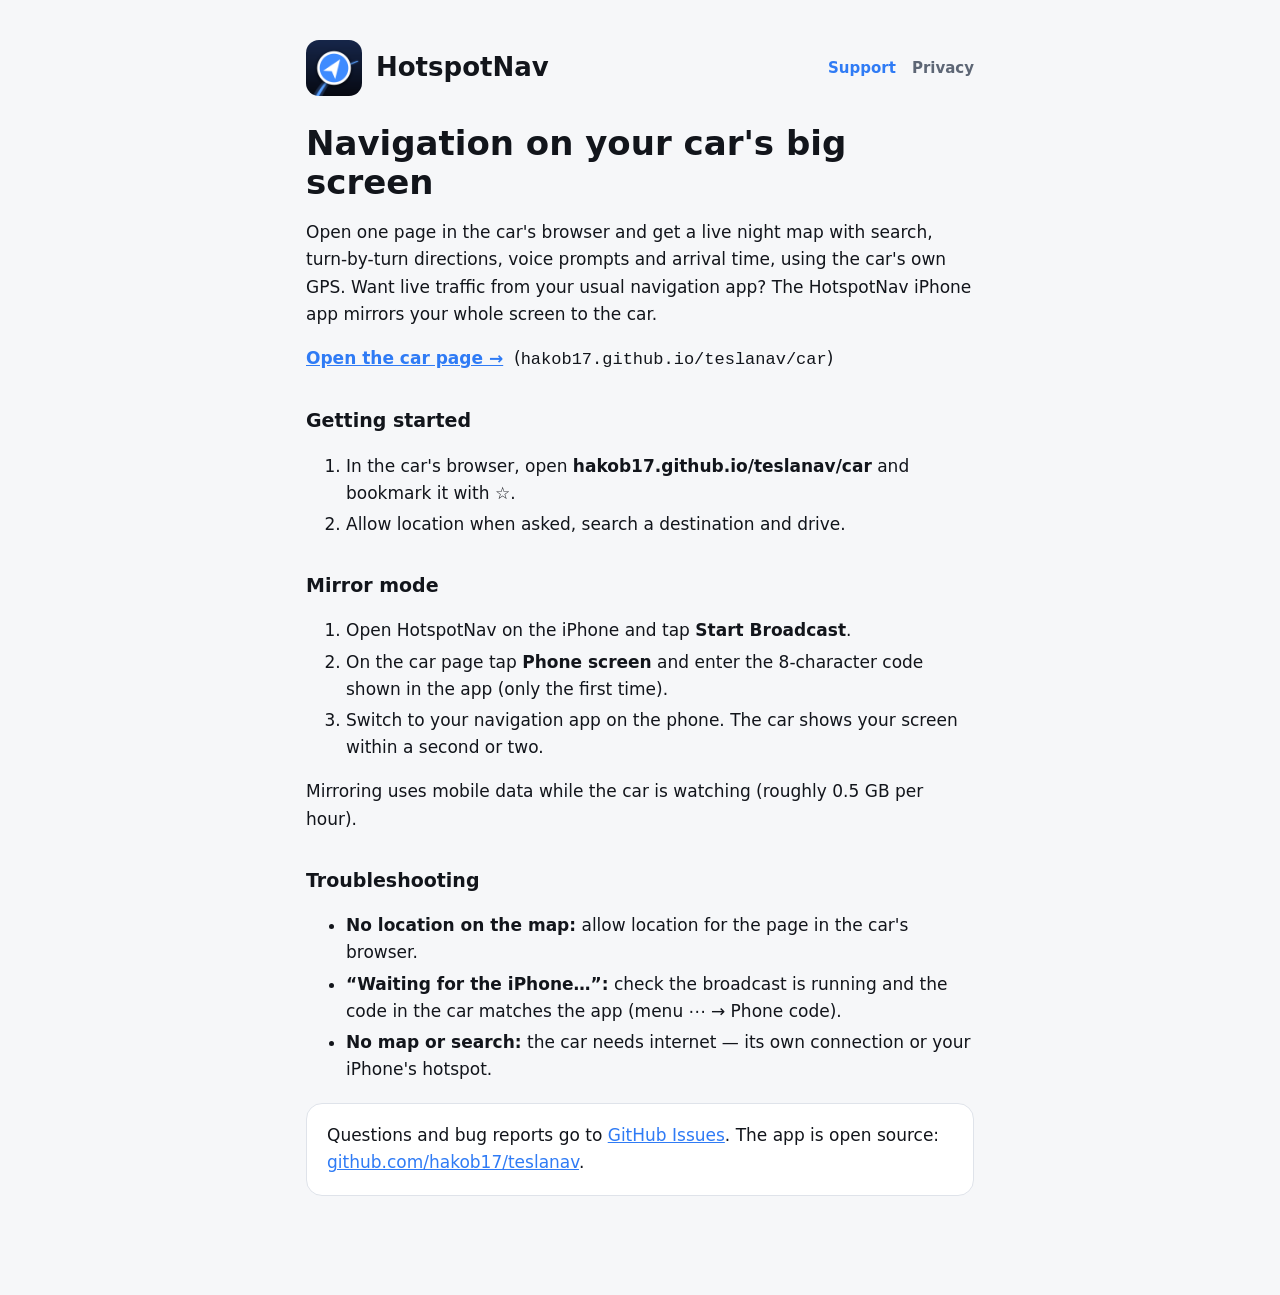
<file: docs/index.html>
<!doctype html>
<html lang="en">
<head>
<meta charset="utf-8">
<meta name="viewport" content="width=device-width,initial-scale=1">
<title>HotspotNav — Support</title>
<meta name="description" content="Navigation on your car's screen, served from your iPhone over Personal Hotspot.">
<link rel="icon" href="icon.png">
<link rel="stylesheet" href="style.css">
</head>
<body>
<main>
  <header>
    <img src="icon.png" alt="">
    <a class="name" href="./">HotspotNav</a>
    <nav><a href="./" aria-current="page">Support</a><a href="privacy.html">Privacy</a></nav>
  </header>

  <h1>Navigation on your car's big screen</h1>
  <p>Open one page in the car's browser and get a live night map with search, turn-by-turn
  directions, voice prompts and arrival time, using the car's own GPS. Want live traffic from
  your usual navigation app? The HotspotNav iPhone app mirrors your whole screen to the car.</p>

  <p><a href="car/"><b>Open the car page →</b></a> &nbsp;(<code>hakob17.github.io/teslanav/car</code>)</p>

  <h2>Getting started</h2>
  <ol>
    <li>In the car's browser, open <b>hakob17.github.io/teslanav/car</b> and bookmark it with ☆.</li>
    <li>Allow location when asked, search a destination and drive.</li>
  </ol>

  <h2>Mirror mode</h2>
  <ol>
    <li>Open HotspotNav on the iPhone and tap <b>Start Broadcast</b>.</li>
    <li>On the car page tap <b>Phone screen</b> and enter the 8-character code shown in the app (only the first time).</li>
    <li>Switch to your navigation app on the phone. The car shows your screen within a second or two.</li>
  </ol>
  <p>Mirroring uses mobile data while the car is watching (roughly 0.5 GB per hour).</p>

  <h2>Troubleshooting</h2>
  <ul>
    <li><b>No location on the map:</b> allow location for the page in the car's browser.</li>
    <li><b>“Waiting for the iPhone…”:</b> check the broadcast is running and the code in the car matches the app (menu ⋯ → Phone code).</li>
    <li><b>No map or search:</b> the car needs internet — its own connection or your iPhone's hotspot.</li>
  </ul>

  <div class="panel">
    Questions and bug reports go to
    <a href="https://github.com/hakob17/teslanav/issues">GitHub Issues</a>.
    The app is open source: <a href="https://github.com/hakob17/teslanav">github.com/hakob17/teslanav</a>.
  </div>
</main>
</body>
</html>
</file>
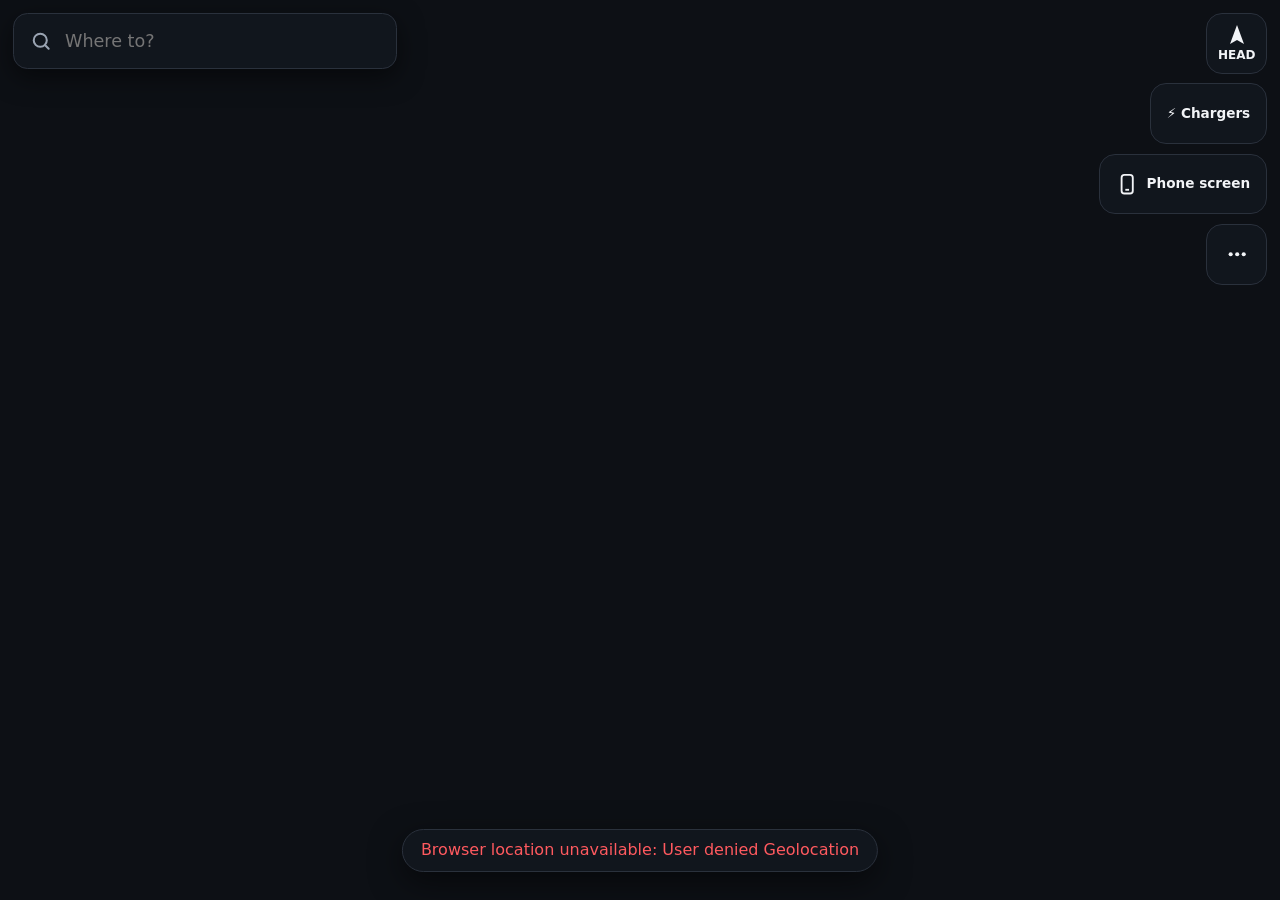
<file: docs/car/index.html>
<!doctype html>
<html lang="en">
<head>
<meta charset="utf-8">
<meta name="viewport" content="width=device-width,initial-scale=1,maximum-scale=1,user-scalable=no">
<title>HotspotNav</title>
<link rel="stylesheet" href="maplibre-gl.css">
<link rel="stylesheet" href="leaflet.css">
<style>
/* The car browser has no Armenian or Cyrillic font, so names in those scripts showed as boxes.
   These subsets only cover those scripts (unicode-range); Latin text keeps the system font. */
@font-face{font-family:"Noto Sans Armenian";font-style:normal;font-weight:400 700;font-display:swap;
  src:url(fonts/noto-sans-armenian.woff2) format("woff2");unicode-range:U+0308,U+0530-058F,U+2010,U+2024,U+25CC,U+FB13-FB17}
@font-face{font-family:"Noto Sans Cyr";font-style:normal;font-weight:400 700;font-display:swap;
  src:url(fonts/noto-sans-cyrillic.woff2) format("woff2");unicode-range:U+0301,U+0400-045F,U+0490-0491,U+04B0-04B1,U+2116}
:root{
  /* UI scale for everything drawn over the map; the menu's Text size changes it. */
  --ui:.8;
  --bg:#0d1015;--panel:rgba(19,23,30,.94);--line:#2a313c;--ink:#f2f4f7;--quiet:#9aa4b2;
  --accent:#3e8bff;--ok:#2fbf71;--warn:#f5a524;--bad:#ff5a5f;
}
*{box-sizing:border-box}
html,body{margin:0;height:100%;background:var(--bg);color:var(--ink);overflow:hidden;
  font:18px/1.3 "Noto Sans Armenian","Noto Sans Cyr",system-ui,-apple-system,"Segoe UI",Roboto,sans-serif;-webkit-user-select:none;user-select:none;
  -webkit-tap-highlight-color:transparent}
#map{position:absolute;inset:0;background:var(--bg)}
.leaflet-container{background:var(--bg);font:inherit}
.dark-tiles{filter:invert(1) hue-rotate(180deg) brightness(.85) contrast(.85) saturate(.5)}
.leaflet-control-attribution{background:rgba(13,16,21,.7)!important;color:var(--quiet)!important;font-size:11px}
.leaflet-control-attribution a{color:var(--quiet)!important}
.leaflet-popup-content-wrapper,.leaflet-popup-tip{background:var(--panel);color:var(--ink)}
.maplibregl-popup-content{background:var(--panel);color:var(--ink);border-radius:14px;padding:10px}
.maplibregl-popup-tip{border-top-color:var(--panel)!important;border-bottom-color:var(--panel)!important}
.maplibregl-ctrl-attrib{background:rgba(13,16,21,.7)!important;color:var(--quiet)!important;font-size:11px}
.maplibregl-ctrl-attrib a{color:var(--quiet)!important}
.maplibregl-ctrl-attrib-button{filter:invert(1)}
.panel{background:var(--panel);border:1px solid var(--line);border-radius:18px;box-shadow:0 10px 32px rgba(0,0,0,.5)}
button{font:inherit;color:inherit;background:#232a35;border:1px solid var(--line);border-radius:14px;
  min-height:60px;padding:0 22px;cursor:pointer;display:inline-flex;align-items:center;justify-content:center;gap:10px}
button:active{filter:brightness(1.3)}
button.primary{background:var(--accent);border-color:var(--accent);color:#fff;font-weight:600}
button.danger{background:#3b1c20;border-color:#5b2a2f;color:#ffc2c4;font-weight:600}
button svg{width:28px;height:28px}
.hidden{display:none!important}
.left{position:absolute;left:16px;width:min(480px,calc(100% - 120px));z-index:1000}
.left,#fabs,#menu,#pairBox,#mirrorBar,#mirrorHint{zoom:var(--ui)}
#status,#toast{font-size:15px}
/* While navigating, the charger list opens below the turn banner instead of under it. */
body.navigating #chargerPanel{top:190px}

/* search */
#search{top:16px;overflow:hidden}
#chargerPanel{top:16px;bottom:16px;display:flex;flex-direction:column;overflow:hidden}
#chargerPanel header{display:flex;align-items:center;gap:12px;padding:14px 14px 10px 20px}
#chargerPanel header b{flex:1;font-size:22px}
#chargerPanel header button{min-height:48px;padding:0 16px}
.chips{display:flex;flex-wrap:wrap;gap:8px;padding:0 20px 12px}
.chip{min-height:44px;padding:0 16px;border-radius:999px;font-size:16px;background:#1b212a}
.chip.on{background:var(--accent);border-color:var(--accent);color:#fff;font-weight:600}
.chipLabel{width:100%;color:var(--quiet);font-size:14px;margin:2px 0 -2px}
#chargerList{overflow:auto;border-top:1px solid var(--line);flex:1}
#chargerList .res b{display:flex;gap:8px;align-items:center}
.res .conn,.conn{display:inline-block;font-size:13px;font-weight:600;padding:2px 8px;border-radius:6px;background:#1f3a2a;color:#8ee6b0;margin:6px 6px 0 0}
.conn.unknown{background:#2a2f38;color:var(--quiet)}
#searchRow{display:flex;align-items:center}
#searchRow svg{width:28px;height:28px;margin-left:20px;color:var(--quiet);flex:none}
#q{flex:1;min-width:0;height:68px;border:0;background:transparent;color:var(--ink);font:inherit;font-size:22px;padding:0 16px;outline:none}
input[type=search]::-webkit-search-cancel-button{display:none}
#clearQ{min-height:48px;margin-right:10px;padding:0 14px;background:transparent;border:0;color:var(--quiet)}
#results{max-height:62vh;overflow:auto;border-top:1px solid var(--line)}
#results:empty{display:none}
.res{padding:16px 20px;border-bottom:1px solid var(--line);cursor:pointer}
.res:last-child{border-bottom:0}
.res:active{background:#232a35}
.res b{display:block;font-weight:600;font-size:20px}
.res span{display:block;color:var(--quiet);font-size:15px;margin-top:2px;white-space:nowrap;overflow:hidden;text-overflow:ellipsis}
.res.note{color:var(--quiet);cursor:default}

/* maneuver banner */
#banner{top:16px;display:flex;gap:18px;align-items:center;padding:18px 22px;background:#15345f;border-color:#24508c}
#bIcon{width:84px;height:84px;flex:none;color:#fff}
#bDist{font-size:40px;font-weight:700;line-height:1}
#bText{font-size:22px;margin-top:6px;color:#dbe7ff}
#bThen{margin-top:10px;font-size:16px;color:#a9c4ef;display:flex;align-items:center;gap:8px}
#bThen svg{width:26px;height:26px}

/* trip bar */
#trip{bottom:28px;display:flex;align-items:center;gap:18px;padding:14px 14px 14px 22px}
#tArrive{font-size:34px;font-weight:700;line-height:1}
#tRest{color:var(--quiet);font-size:18px;margin-top:4px}
#trip .grow{flex:1}

/* right column */
#fabs{position:absolute;top:16px;right:16px;z-index:1000;display:flex;flex-direction:column;gap:12px;align-items:flex-end}
#fabs button{width:76px;height:76px;padding:0;border-radius:20px;background:var(--panel)}
#fabs button.label{width:auto;padding:0 20px;font-size:17px;font-weight:600}
#northBtn{font-weight:800;font-size:15px;flex-direction:column;gap:2px}
#northBtn svg{width:30px;height:30px;transition:transform .3s}
#speed{width:88px;height:88px;border-radius:50%;background:var(--panel);border:1px solid var(--line);
  display:flex;flex-direction:column;align-items:center;justify-content:center}
#speed b{font-size:34px;line-height:1}
#speed span{font-size:13px;color:var(--quiet)}
#menu{position:absolute;top:16px;right:108px;z-index:1001;padding:10px;display:flex;flex-direction:column;gap:8px;min-width:280px}
#menu button{justify-content:flex-start;width:100%}

/* status pill + toast */
#status{position:absolute;left:50%;transform:translateX(-50%);bottom:28px;z-index:999;padding:10px 18px;border-radius:999px;font-size:16px;white-space:nowrap}
#status.warn{color:var(--warn)} #status.bad{color:var(--bad)} #status.ok{color:var(--ok)}
body.navigating #status{bottom:130px}
#toast{position:absolute;left:50%;top:24px;transform:translateX(-50%);z-index:3000;padding:14px 22px;font-size:20px;
  transition:opacity .3s;pointer-events:none}

/* car marker */
.car{width:52px;height:52px;display:grid;place-items:center;transition:transform .8s ease-out}
.car svg{width:52px;height:52px;filter:drop-shadow(0 2px 6px rgba(0,0,0,.6))}
/* MapLibre positions markers with transform itself; animating it makes the car lag behind. */
.car.gl{transition:none}
.dest{width:40px;height:40px}

/* mirror mode */
#mirror{position:fixed;inset:0;z-index:2000;background:#000;display:flex;align-items:center;justify-content:center}
#mirrorCanvas{width:100%;height:100%;display:block}
#mirrorBar{position:absolute;top:16px;right:16px;display:flex;gap:10px;transition:opacity .4s}
#mirrorBar button{background:var(--panel);font-weight:600}
#mirror.idle #mirrorBar{opacity:0;pointer-events:none}
#mirrorHint{position:absolute;max-width:560px;padding:28px;text-align:center;font-size:22px}
#mirrorHint p{color:var(--quiet);font-size:18px;margin:12px 0 0}
#pair{position:fixed;inset:0;z-index:2500;background:rgba(0,0,0,.6);display:flex;align-items:center;justify-content:center}
#pairBox{width:min(560px,calc(100% - 32px));padding:28px}
#pairBox h2{margin:0 0 8px;font-size:26px}
#pairBox p{color:var(--quiet);margin:0 0 18px}
#pairCode{width:100%;height:72px;font:700 34px/1 ui-monospace,Menlo,monospace;letter-spacing:6px;text-transform:uppercase;text-align:center;
  background:#0d1015;color:var(--ink);border:1px solid var(--line);border-radius:14px;outline:none}
#pairBox .row{display:flex;gap:12px;justify-content:flex-end;margin-top:18px}
</style>
</head>
<body>
<div id="map"></div>

<div id="search" class="panel left">
  <div id="searchRow">
    <svg viewBox="0 0 24 24" fill="none" stroke="currentColor" stroke-width="2.2" stroke-linecap="round"><circle cx="11" cy="11" r="7"/><path d="M20 20l-4-4"/></svg>
    <!-- type=text, not search: the car shows its web-address keyboard (".com", no space bar) for search fields. -->
    <input id="q" type="text" enterkeyhint="search" placeholder="Where to?" autocomplete="off" autocorrect="off" spellcheck="false">
    <button id="clearQ" class="hidden" aria-label="Clear">✕</button>
  </div>
  <div id="results"></div>
</div>

<div id="chargerPanel" class="panel left hidden">
  <header><b>EV chargers</b><button id="chargerMapBtn"></button><button id="chargerClose" aria-label="Close">✕</button></header>
  <div class="chips" id="connChips"></div>
  <div class="chips" id="opChips"></div>
  <div id="chargerList"></div>
  <div style="padding:8px 20px;font-size:12px;color:var(--quiet);border-top:1px solid var(--line)">Charger data: © OpenStreetMap contributors, Open Charge Map (CC BY 4.0)</div>
</div>

<div id="banner" class="panel left hidden">
  <div id="bIcon"></div>
  <div style="min-width:0">
    <div id="bDist"></div>
    <div id="bText"></div>
    <div id="bThen" class="hidden"></div>
  </div>
</div>

<div id="trip" class="panel left hidden">
  <div class="grow">
    <div id="tArrive"></div>
    <div id="tRest"></div>
  </div>
  <button id="overview" aria-label="Route overview">
    <svg viewBox="0 0 24 24" fill="none" stroke="currentColor" stroke-width="2" stroke-linejoin="round"><path d="M9 4L3 6v14l6-2 6 2 6-2V4l-6 2-6-2zM9 4v14M15 6v14"/></svg>
  </button>
  <button id="end" class="danger">End</button>
</div>

<div id="fabs">
  <div id="speed" class="hidden"><b>0</b><span>km/h</span></div>
  <button id="northBtn" class="hidden" aria-label="Heading up or north up"></button>
  <button id="recenter" class="hidden" aria-label="Recenter">
    <svg viewBox="0 0 24 24" fill="currentColor"><path d="M12 2l7 19-7-4-7 4z"/></svg>
  </button>
  <button id="chargersFab" class="label">⚡ Chargers</button>
  <button id="mirrorBtn" class="label">
    <svg viewBox="0 0 24 24" fill="none" stroke="currentColor" stroke-width="2"><rect x="6" y="2" width="12" height="20" rx="3"/><path d="M10 18h4"/></svg>
    Phone screen
  </button>
  <button id="menuBtn" aria-label="Menu">
    <svg viewBox="0 0 24 24" fill="currentColor"><circle cx="5" cy="12" r="2.2"/><circle cx="12" cy="12" r="2.2"/><circle cx="19" cy="12" r="2.2"/></svg>
  </button>
</div>

<div id="menu" class="panel hidden">
  <button id="voiceBtn"></button>
  <button id="testVoice">Test voice</button>
  <button id="styleBtn"></button>
  <button id="sizeBtn"></button>
  <button id="engineBtn"></button>

  <button id="simBtn">Simulate drive</button>
  <button id="pairBtn">📱  Phone code</button>
</div>

<div id="status" class="panel hidden"></div>
<div id="toast" class="panel" style="opacity:0"></div>

<div id="mirror" class="hidden">
  <canvas id="mirrorCanvas"></canvas>
  <div id="mirrorHint" class="panel">
    <span id="mirrorHintTitle">Connecting…</span>
    <p>On the iPhone, open HotspotNav and tap <b>Start Broadcast</b>, then switch to Yandex, Google Maps or Waze.</p>
  </div>
  <div id="mirrorBar">
    <button id="fitBtn"></button>
    <button id="fullBtn">
      <svg viewBox="0 0 24 24" fill="none" stroke="currentColor" stroke-width="2" stroke-linecap="round"><path d="M4 9V4h5M20 9V4h-5M4 15v5h5M20 15v5h-5"/></svg>
      Full screen
    </button>
    <button id="mirrorBack">
      <svg viewBox="0 0 24 24" fill="none" stroke="currentColor" stroke-width="2" stroke-linejoin="round"><path d="M9 4L3 6v14l6-2 6 2 6-2V4l-6 2-6-2zM9 4v14M15 6v14"/></svg>
      Map
    </button>
  </div>
</div>

<div id="pair" class="hidden">
  <div id="pairBox" class="panel">
    <h2>Pair with your iPhone</h2>
    <p>Enter the 8-character code shown in the HotspotNav app on your iPhone.</p>
    <input id="pairCode" maxlength="9" autocomplete="off" autocapitalize="characters" spellcheck="false" placeholder="XXXX-XXXX">
    <div class="row"><button id="pairCancel">Cancel</button><button id="pairOk" class="primary">Connect</button></div>
  </div>
</div>

<script src="maplibre-gl.js"></script>
<script src="leaflet.js"></script>
<script>
(() => {
'use strict';

// ---------------------------------------------------------------- helpers
const $ = id => document.getElementById(id);
const show = (el, on) => el.classList.toggle('hidden', !on);
const store = {
  get(k, d) { try { const v = localStorage.getItem('tn.' + k); return v == null ? d : JSON.parse(v); } catch { return d; } },
  set(k, v) { try { localStorage.setItem('tn.' + k, JSON.stringify(v)); } catch {} },
};
async function fetchT(url, ms) {
  const ctl = new AbortController();
  const t = setTimeout(() => ctl.abort(), ms);
  try { return await fetch(url, { signal: ctl.signal, cache: 'no-store' }); } finally { clearTimeout(t); }
}
const esc = s => String(s).replace(/[&<>"']/g, c => ({ '&': '&amp;', '<': '&lt;', '>': '&gt;', '"': '&quot;', "'": '&#39;' }[c]));
let toastTimer;
function toast(msg, ms = 3000) {
  const el = $('toast');
  el.textContent = msg; el.style.opacity = 1;
  clearTimeout(toastTimer); toastTimer = setTimeout(() => el.style.opacity = 0, ms);
}
function setStatus(msg, kind) {
  const el = $('status');
  show(el, !!msg); el.textContent = msg || ''; el.className = 'panel ' + (kind || '') + (msg ? '' : ' hidden');
}

// ---------------------------------------------------------------- geo
const R = 6371008.8, rad = d => d * Math.PI / 180, deg = r => r * 180 / Math.PI;
function dist(a, b) {
  const dLat = rad(b.lat - a.lat), dLng = rad(b.lng - a.lng);
  const s = Math.sin(dLat / 2) ** 2 + Math.cos(rad(a.lat)) * Math.cos(rad(b.lat)) * Math.sin(dLng / 2) ** 2;
  return 2 * R * Math.asin(Math.sqrt(s));
}
function bearing(a, b) {
  const y = Math.sin(rad(b.lng - a.lng)) * Math.cos(rad(b.lat));
  const x = Math.cos(rad(a.lat)) * Math.sin(rad(b.lat)) - Math.sin(rad(a.lat)) * Math.cos(rad(b.lat)) * Math.cos(rad(b.lng - a.lng));
  return (deg(Math.atan2(y, x)) + 360) % 360;
}
/** Nearest point on segment a–b to p, in local metres: {t, d}. */
function projSeg(p, a, b) {
  const my = R * Math.PI / 180, mx = my * Math.cos(rad(p.lat));
  const ax = (a.lng - p.lng) * mx, ay = (a.lat - p.lat) * my, bx = (b.lng - p.lng) * mx, by = (b.lat - p.lat) * my;
  const dx = bx - ax, dy = by - ay, l2 = dx * dx + dy * dy;
  const t = l2 ? Math.max(0, Math.min(1, -(ax * dx + ay * dy) / l2)) : 0;
  return { t, d: Math.hypot(ax + t * dx, ay + t * dy) };
}
function fmtDist(m) {
  if (m >= 10000) return Math.round(m / 1000) + ' km';
  if (m >= 1000) return (m / 1000).toFixed(1) + ' km';
  if (m >= 100) return Math.round(m / 50) * 50 + ' m';
  return Math.max(0, Math.round(m / 10) * 10) + ' m';
}
function spokenDist(m) {
  if (m >= 1000) { const km = Math.round(m / 100) / 10; return km === 1 ? '1 kilometer' : km + ' kilometers'; }
  return Math.max(50, Math.round(m / 50) * 50) + ' meters';
}
function fmtDuration(s) {
  const min = Math.max(1, Math.round(s / 60));
  return min < 60 ? min + ' min' : Math.floor(min / 60) + ' h ' + (min % 60) + ' min';
}

// ---------------------------------------------------------------- map
// Two engines behind one small interface (M): a vector map drawn with MapLibre (sharp at
// every zoom, can rotate heading-up and tilt), and the older Leaflet raster map as a
// fallback for browsers without WebGL or when chosen in the menu.
const params = new URLSearchParams(location.search);
const saved = store.get('view', { lat: 20, lng: 0, z: 3 });
const CAR_SVG = '<svg viewBox="0 0 52 52"><circle cx="26" cy="26" r="22" fill="#3e8bff" stroke="#fff" stroke-width="4"/><path d="M26 12l10 24-10-6-10 6z" fill="#fff"/></svg>';
const DEST_SVG = '<svg class="dest" viewBox="0 0 40 40"><path d="M20 38s13-13 13-22a13 13 0 0 0-26 0c0 9 13 22 13 22z" fill="#ff5a5f" stroke="#fff" stroke-width="2.5"/><circle cx="20" cy="16" r="5" fill="#fff"/></svg>';

function hasWebGL() {
  try { const c = document.createElement('canvas'); return !!(c.getContext('webgl2') || c.getContext('webgl')); }
  catch { return false; }
}
const engine = store.get('engine', 'vector') === 'vector' && window.maplibregl && hasWebGL() ? 'vector' : 'classic';

/** A circle of `r` metres around p as a GeoJSON ring (for the GPS accuracy halo). */
function circleRing(p, r) {
  const pts = [], dLat = r / 111320, dLng = r / (111320 * Math.cos(rad(p.lat)));
  for (let i = 0; i <= 48; i++) { const a = i / 48 * 2 * Math.PI; pts.push([p.lng + dLng * Math.cos(a), p.lat + dLat * Math.sin(a)]); }
  return pts;
}

function vectorMap() {
  const STYLES = {
    night: { name: 'Night', url: 'https://tiles.openfreemap.org/styles/dark' },
    day: { name: 'Day', url: 'https://tiles.openfreemap.org/styles/liberty' },
  };
  let styleKey = STYLES[store.get('vstyle')] ? store.get('vstyle') : 'night';
  const map = new maplibregl.Map({
    container: 'map', style: STYLES[styleKey].url, center: [saved.lng, saved.lat], zoom: saved.z,
    attributionControl: { compact: true }, dragRotate: true, pitchWithRotate: true, maxPitch: 60,
  });
  const empty = { type: 'FeatureCollection', features: [] };
  let routeData = empty, accData = empty;

  // Route and GPS halo live in the style, so they're re-added whenever the style changes.
  function addOverlays() {
    if (map.getSource('route')) return;
    map.addSource('route', { type: 'geojson', data: routeData });
    map.addSource('acc', { type: 'geojson', data: accData });
    map.addLayer({ id: 'acc', type: 'fill', source: 'acc', paint: { 'fill-color': '#3e8bff', 'fill-opacity': 0.12 } });
    map.addLayer({ id: 'route-casing', type: 'line', source: 'route', layout: { 'line-join': 'round', 'line-cap': 'round' },
                   paint: { 'line-color': '#0b2a57', 'line-width': ['interpolate', ['linear'], ['zoom'], 10, 7, 16, 16] } });
    map.addLayer({ id: 'route-line', type: 'line', source: 'route', layout: { 'line-join': 'round', 'line-cap': 'round' },
                   paint: { 'line-color': '#3e8bff', 'line-width': ['interpolate', ['linear'], ['zoom'], 10, 4, 16, 9] } });
    map.addSource('chargers', { type: 'geojson', data: chargerData });
    map.addLayer({ id: 'chargers', type: 'circle', source: 'chargers',
                   paint: { 'circle-radius': ['interpolate', ['linear'], ['zoom'], 8, 4, 15, 9], 'circle-color': '#2fbf71',
                            'circle-stroke-color': '#fff', 'circle-stroke-width': 2 } });
  }
  let chargerData = empty, onCharger = null;
  map.on('click', 'chargers', e => { const f = e.features[0]; if (f && onCharger) onCharger(JSON.parse(f.properties.c)); });
  // OpenFreeMap's dark style is very low-contrast; on a car screen in daylight the roads vanish.
  // Lift roads, labels and land a few steps while keeping it a night map.
  const NIGHT = {
    background: ['background-color', '#10141a'],
    water: ['fill-color', '#15263a'], waterway: ['line-color', '#1d3350'],
    landuse_residential: ['fill-color', '#13171d'], landcover_wood: ['fill-color', '#122019'], landuse_park: ['fill-color', '#122019'],
    building: ['fill-color', '#1b212a'],
    highway_path: ['line-color', '#2a3140'], highway_minor: ['line-color', '#3a4353'],
    highway_major_casing: ['line-color', '#262c36'], highway_major_inner: ['line-color', '#5d6879'], highway_major_subtle: ['line-color', '#4a5465'],
    highway_motorway_casing: ['line-color', '#3a2f1c'], highway_motorway_inner: ['line-color', '#9a7b3f'], highway_motorway_subtle: ['line-color', '#6d5a33'],
    'aeroway-runway': ['line-color', '#2c3340'], 'aeroway-taxiway': ['line-color', '#232933'], 'aeroway-area': ['fill-color', '#161b22'],
    railway: ['line-color', '#343a44'], railway_minor: ['line-color', '#2c323b'], railway_transit: ['line-color', '#2c323b'],
    highway_name_other: ['text-color', '#b9c2cf'], highway_name_motorway: ['text-color', '#e0cf9f'], water_name: ['text-color', '#6f8fb5'],
  };
  function tuneNight() {
    if (styleKey !== 'night') return;
    for (const [id, [prop, value]] of Object.entries(NIGHT)) {
      if (map.getLayer(id)) try { map.setPaintProperty(id, prop, value); } catch {}
    }
    for (const l of map.getStyle().layers) {
      if (l.type !== 'symbol') continue;
      if (l.id.startsWith('place_')) try { map.setPaintProperty(l.id, 'text-color', '#d3dae4'); } catch {}
      try { map.setPaintProperty(l.id, 'text-halo-color', '#10141a'); map.setPaintProperty(l.id, 'text-halo-width', 1.4); } catch {}
    }
  }
  // Street labels: the Latin name alone; "ARAM STREET Արամ փողոց" side by side is unreadable at speed.
  function latinStreetLabels() {
    for (const id of ['highway_name_other', 'highway_name_major', 'road_label', 'highway-name-minor', 'highway-name-major']) {
      if (map.getLayer(id)) try {
        map.setLayoutProperty(id, 'text-field', ['coalesce', ['get', 'name:latin'], ['get', 'name_en'], ['get', 'name']]);
      } catch {}
    }
  }
  map.on('style.load', () => { tuneNight(); latinStreetLabels(); addOverlays(); });

  const carEl = document.createElement('div');
  carEl.className = 'car gl'; carEl.innerHTML = CAR_SVG;
  const car = new maplibregl.Marker({ element: carEl, rotationAlignment: 'map', pitchAlignment: 'map' });
  const destEl = document.createElement('div'); destEl.innerHTML = DEST_SVG;
  const destM = new maplibregl.Marker({ element: destEl, anchor: 'bottom' });
  let popup = null;

  // Long press (touch or mouse) → 'longpress'.
  const handlers = {};
  let pressTimer = null, pressAt = null;
  const canvasEl = map.getCanvasContainer();
  canvasEl.addEventListener('pointerdown', e => {
    pressAt = [e.clientX, e.clientY];
    clearTimeout(pressTimer);
    pressTimer = setTimeout(() => {
      const r = map.getContainer().getBoundingClientRect();
      const ll = map.unproject([pressAt[0] - r.left, pressAt[1] - r.top]);
      (handlers.longpress || (() => {}))({ lat: ll.lat, lng: ll.lng });
    }, 650);
  });
  const cancelPress = e => {
    if (e.type === 'pointermove' && pressAt && Math.hypot(e.clientX - pressAt[0], e.clientY - pressAt[1]) < 10) return;
    clearTimeout(pressTimer);
  };
  ['pointerup', 'pointercancel', 'pointermove'].forEach(t => canvasEl.addEventListener(t, cancelPress));

  return {
    kind: 'vector', canRotate: true,
    styleName: () => STYLES[styleKey].name,
    nextStyle() { styleKey = styleKey === 'night' ? 'day' : 'night'; store.set('vstyle', styleKey); map.setStyle(STYLES[styleKey].url); },
    center() { const c = map.getCenter(); return { lat: c.lat, lng: c.lng }; },
    zoom: () => map.getZoom(),
    bearing: () => map.getBearing(),
    setZoom(z) { map.jumpTo({ zoom: z }); },
    /** Instant move. `ahead` shifts the car towards the bottom of the screen (0..0.5). */
    jump(p, { zoom, bearing = 0, pitch = 0, ahead = 0 } = {}) {
      const h = map.getContainer().clientHeight;
      map.jumpTo({ center: [p.lng, p.lat], zoom: zoom ?? map.getZoom(), bearing, pitch,
                   padding: { top: h * ahead * 2, bottom: 0, left: 0, right: 0 } });
    },
    /** North-up follow with the view pushed ahead of the car along `course`. */
    jumpAhead(p, course, frac) {
      const c = map.getContainer(), a = rad(course);
      map.jumpTo({ center: [p.lng, p.lat], bearing: 0, pitch: 0, padding: { top: 0, bottom: 0, left: 0, right: 0 } });
      const pt = map.project([p.lng, p.lat]);
      const ll = map.unproject([pt.x + Math.sin(a) * c.clientWidth * frac, pt.y - Math.cos(a) * c.clientHeight * frac]);
      map.jumpTo({ center: ll });
    },
    fit(points, pad) {
      const b = new maplibregl.LngLatBounds();
      points.forEach(p => b.extend([p.lng, p.lat]));
      map.fitBounds(b, { padding: pad, maxZoom: 17, bearing: 0, pitch: 0, duration: 800 });
    },
    setCar(p, heading) { car.setLngLat([p.lng, p.lat]).setRotation(heading); if (!car._map) car.addTo(map); },
    setAcc(p, r) { accData = { type: 'Feature', geometry: { type: 'Polygon', coordinates: [circleRing(p, r)] } }; map.getSource('acc')?.setData(accData); },
    setRoute(points) {
      routeData = { type: 'Feature', geometry: { type: 'LineString', coordinates: points.map(p => [p.lng, p.lat]) } };
      map.getSource('route')?.setData(routeData);
    },
    clearRoute() { routeData = empty; map.getSource('route')?.setData(empty); },
    setChargers(list, onTap) {
      onCharger = onTap;
      chargerData = { type: 'FeatureCollection', features: list.map(c => ({ type: 'Feature',
        properties: { c: JSON.stringify(c) }, geometry: { type: 'Point', coordinates: [c.lng, c.lat] } })) };
      map.getSource('chargers')?.setData(chargerData);
    },
    setDest(p) { destM.setLngLat([p.lng, p.lat]).addTo(map); },
    clearDest() { destM.remove(); },
    popup(p, el) { popup?.remove(); popup = new maplibregl.Popup({ closeButton: false }).setLngLat([p.lng, p.lat]).setDOMContent(el).addTo(map); },
    closePopup() { popup?.remove(); popup = null; },
    on(ev, fn) {
      if (ev === 'longpress') handlers.longpress = fn;
      else if (ev === 'userMove') ['dragstart', 'rotatestart', 'pitchstart'].forEach(t => map.on(t, e => { if (e.originalEvent) fn(); }));
      else if (ev === 'click') map.on('click', fn);
      else if (ev === 'moveend') map.on('moveend', fn);
    },
  };
}

function classicMap() {
  const map = L.map('map', { zoomControl: false, zoomSnap: 0.5, tap: false }).setView([saved.lat, saved.lng], saved.z);
  // Keyless raster tiles: OpenStreetMap made dark with a CSS filter, or Esri's dark canvas.
  const STYLES = {
    osm: { name: 'OpenStreetMap', layers: [L.tileLayer('https://tile.openstreetmap.org/{z}/{x}/{y}.png', {
      maxZoom: 20, maxNativeZoom: 19, className: 'dark-tiles', attribution: '© OpenStreetMap contributors' })] },
    esri: { name: 'Esri dark', layers: [
      L.tileLayer('https://server.arcgisonline.com/ArcGIS/rest/services/Canvas/World_Dark_Gray_Base/MapServer/tile/{z}/{y}/{x}', {
        maxZoom: 20, maxNativeZoom: 16, attribution: 'Tiles © Esri — Esri, HERE, Garmin, © OpenStreetMap contributors' }),
      L.tileLayer('https://server.arcgisonline.com/ArcGIS/rest/services/Canvas/World_Dark_Gray_Reference/MapServer/tile/{z}/{y}/{x}', {
        maxZoom: 20, maxNativeZoom: 16 })] },
  };
  let styleKey = STYLES[store.get('style')] ? store.get('style') : 'osm';
  STYLES[styleKey].layers.forEach(l => l.addTo(map));
  map.attributionControl.setPrefix(false);

  const carM = L.marker([0, 0], { interactive: false, zIndexOffset: 1000,
    icon: L.divIcon({ className: '', iconSize: [52, 52], iconAnchor: [26, 26], html: '<div class="car">' + CAR_SVG + '</div>' }) });
  const destM = L.marker([0, 0], { interactive: false,
    icon: L.divIcon({ className: '', iconSize: [40, 40], iconAnchor: [20, 38], html: DEST_SVG }) });
  const acc = L.circle([0, 0], { radius: 0, stroke: false, fillColor: '#3e8bff', fillOpacity: 0.12, interactive: false });
  const casing = L.polyline([], { color: '#0b2a57', weight: 14, opacity: 0.9, interactive: false });
  const line = L.polyline([], { color: '#3e8bff', weight: 8, opacity: 1, interactive: false });
  let popup = null;
  const chargerLayer = L.layerGroup().addTo(map);

  return {
    kind: 'classic', canRotate: false,
    styleName: () => STYLES[styleKey].name,
    nextStyle() {
      STYLES[styleKey].layers.forEach(l => l.remove());
      styleKey = styleKey === 'osm' ? 'esri' : 'osm'; store.set('style', styleKey);
      STYLES[styleKey].layers.forEach(l => l.addTo(map));
    },
    center() { const c = map.getCenter(); return { lat: c.lat, lng: c.lng }; },
    zoom: () => map.getZoom(),
    bearing: () => 0,
    setZoom(z) { map.setZoom(z, { animate: false }); },
    jump(p, { zoom } = {}) { map.setView([p.lat, p.lng], zoom ?? map.getZoom(), { animate: false }); },
    jumpAhead(p, course, frac) {
      const z = map.getZoom(), size = map.getSize(), a = rad(course);
      const pt = map.project([p.lat, p.lng], z).add(L.point(Math.sin(a) * size.x * frac, -Math.cos(a) * size.y * frac));
      map.setView(map.unproject(pt, z), z, { animate: false });
    },
    fit(points, pad) {
      map.fitBounds(L.latLngBounds(points.map(p => [p.lat, p.lng])),
        { paddingTopLeft: [pad.left, pad.top], paddingBottomRight: [pad.right, pad.bottom], maxZoom: 17 });
    },
    setCar(p, heading) {
      if (!map.hasLayer(carM)) carM.addTo(map);
      carM.setLatLng([p.lat, p.lng]);
      const el = carM.getElement();
      if (el) el.firstChild.style.transform = `rotate(${heading}deg)`;
    },
    setAcc(p, r) { if (!map.hasLayer(acc)) acc.addTo(map); acc.setLatLng([p.lat, p.lng]).setRadius(r); },
    setRoute(points) { const ll = points.map(p => [p.lat, p.lng]); casing.setLatLngs(ll).addTo(map); line.setLatLngs(ll).addTo(map); },
    clearRoute() { casing.remove(); line.remove(); },
    setChargers(list, onTap) {
      chargerLayer.clearLayers();
      list.forEach(c => L.circleMarker([c.lat, c.lng], { radius: 7, color: '#fff', weight: 2, fillColor: '#2fbf71', fillOpacity: 1 })
        .on('click', () => onTap(c)).addTo(chargerLayer));
    },
    setDest(p) { destM.setLatLng([p.lat, p.lng]).addTo(map); },
    clearDest() { destM.remove(); },
    popup(p, el) { popup = L.popup({ closeButton: false }).setLatLng([p.lat, p.lng]).setContent(el).openOn(map); },
    closePopup() { if (popup) map.closePopup(popup); popup = null; },
    on(ev, fn) {
      if (ev === 'longpress') map.on('contextmenu', e => fn({ lat: e.latlng.lat, lng: e.latlng.lng }));
      else if (ev === 'userMove') map.on('dragstart', fn);
      else map.on(ev, fn);
    },
  };
}

const M = engine === 'vector' ? vectorMap() : classicMap();
M.on('moveend', () => { const c = M.center(); store.set('view', { lat: c.lat, lng: c.lng, z: M.zoom() }); });

// ---------------------------------------------------------------- state
let pos = null;              // latest fix {lat,lng,speed,course,acc,ts,src}
let shown = null;            // position currently drawn (animated towards pos)
let follow = true;
let route = null;            // see buildRoute()
let dest = null;             // {lat,lng,name}
let source = 'none';         // 'phone' | 'browser' | 'none'
let mode = 'map';            // 'map' | 'mirror'
let sim = null;
let voiceOn = store.get('voice', true);
let arrived = false;

// ---------------------------------------------------------------- position
let heading = 0, shownHeading = 0, anim = null;
// Heading-up: the map turns so the road ahead is always up (vector map only).
let headingUp = store.get('headingUp', true);

function onFix(p) {
  if (sim && p.src !== 'sim') return;
  if (!(p.course >= 0)) p.course = pos && dist(pos, p) > 4 ? bearing(pos, p) : (pos ? pos.course : 0);
  const first = !pos;
  pos = p;
  M.setAcc(p, Math.min(p.acc || 0, 200));
  rotateCar(p.course);
  if (first) { shown = p; shownHeading = heading; M.jump(p, { zoom: 16 }); }
  animateTo(p);

  const kmh = p.speed > 0 ? Math.round(p.speed * 3.6) : 0;
  show($('speed'), true);
  $('speed').querySelector('b').textContent = kmh;

  if (route) navUpdate();
  else if (dest && first) routeTo(dest, { resume: true });
}

function rotateCar(course) {
  // Take the short way round: 350° → 10° turns 20°, not 340°.
  heading += ((course - heading + 540) % 360) - 180;
}

/** Glide the car (and heading) to the new fix over ~1 s so the map moves smoothly. */
function animateTo(p) {
  const from = shown || p, fromHeading = shownHeading, t0 = performance.now(), dur = 900;
  cancelAnimationFrame(anim);
  const step = now => {
    const k = Math.min(1, (now - t0) / dur);
    shown = { lat: from.lat + (p.lat - from.lat) * k, lng: from.lng + (p.lng - from.lng) * k };
    shownHeading = fromHeading + (heading - fromHeading) * k;
    M.setCar(shown, shownHeading);
    if (follow) followCar();
    if (k < 1) anim = requestAnimationFrame(step);
  };
  anim = requestAnimationFrame(step);
}

/**
 * Keep the car in view. Heading-up (vector map): the map turns with the car, tilts, and the
 * car sits low on screen so the road ahead fills it. North-up: the view is pushed ahead of the
 * car in the direction it's driving.
 */
function followCar() {
  if (!shown) return;
  if (M.canRotate && headingUp && route) return M.jump(shown, { bearing: shownHeading, pitch: 45, ahead: 0.22 });
  if (M.canRotate && headingUp && pos && pos.speed > 2) return M.jump(shown, { bearing: shownHeading, pitch: 0, ahead: 0.12 });
  if (!route) return M.jump(shown);
  M.jumpAhead(shown, shownHeading, 0.22);
}

function renderNorth() {
  show($('northBtn'), M.canRotate);
  $('northBtn').innerHTML = `<svg viewBox="0 0 24 24" style="transform:rotate(${headingUp ? 0 : 0}deg)" fill="currentColor"><path d="M12 2l7 19-7-4-7 4z"/></svg>${headingUp ? 'HEAD' : 'N'}`;
}
$('northBtn').onclick = () => {
  headingUp = !headingUp; store.set('headingUp', headingUp); renderNorth();
  if (!headingUp && M.canRotate && shown) M.jump(shown, { bearing: 0, pitch: 0 });
  setFollow(true);
};
renderNorth();

function setFollow(on) {
  follow = on;
  show($('recenter'), !on && !!pos);
  if (on && pos) {
    if (route && M.zoom() < 16) M.setZoom(17);
    followCar();
  }
}
M.on('userMove', () => setFollow(false));
$('recenter').onclick = () => setFollow(true);

// ---------------------------------------------------------------- location sources
function useBrowserLocation() {
  if (!('geolocation' in navigator)) { source = 'none'; setStatus('No location source — open this page from the HotspotNav iPhone app', 'bad'); return; }
  source = 'browser';
  navigator.geolocation.watchPosition(g => {
    const c = g.coords;
    onFix({ lat: c.latitude, lng: c.longitude, speed: c.speed ?? -1, course: c.heading ?? -1, acc: c.accuracy, ts: g.timestamp, src: 'browser' });
  }, e => setStatus('Browser location unavailable: ' + e.message, 'bad'),
  { enableHighAccuracy: true, maximumAge: 1000, timeout: 20000 });
}

/** The Tesla browser shares the car's own GPS with web pages. */
function detectSource() {
  useBrowserLocation();
}

// ---------------------------------------------------------------- search
let searchSeq = 0, searchTimer;
const q = $('q'), results = $('results');

function renderResults(items, note) {
  results.innerHTML = note ? `<div class="res note">${esc(note)}</div>` : '';
  for (const it of items) {
    const div = document.createElement('div');
    div.className = 'res';
    const away = pos ? ' · ' + fmtDist(dist(pos, it)) : '';
    div.innerHTML = `<b>${esc(it.name)}</b><span>${esc((it.detail || '') + away)}</span>`;
    div.onclick = () => choose(it);
    results.appendChild(div);
  }
}

function showRecents() {
  const recents = store.get('recent', []);
  renderResults(recents, recents.length ? '' : '');
  if (recents.length) results.insertAdjacentHTML('afterbegin', '<div class="res note">Recent</div>');
}

async function search() {
  const text = q.value.trim();
  show($('clearQ'), !!text);
  if (text.length < 3) return showRecents();
  const m = text.match(/^\s*(-?\d{1,2}(?:\.\d+)?)\s*[,\s]\s*(-?\d{1,3}(?:\.\d+)?)\s*$/);
  if (m) return renderResults([{ name: 'Coordinates', detail: `${m[1]}, ${m[2]}`, lat: +m[1], lng: +m[2] }]);

  const c = pos || M.center();
  const seq = ++searchSeq;
  // The offline index answers instantly; Photon's online results are added below it.
  let local = [];
  try { local = await searchLocal(text, c); } catch {}
  if (seq !== searchSeq) return;
  if (local.length) renderResults(local);
  try {
    const online = await searchPhoton(text, c);
    if (seq !== searchSeq) return;
    const merged = local.concat(online.filter(o => !local.some(l => dist(l, o) < 60))).slice(0, 10);
    renderResults(merged, merged.length ? '' : 'Nothing found');
  } catch {
    if (local.length) return;
    try {
      const items = await searchNominatim(text, c);
      if (seq === searchSeq) renderResults(items, items.length ? '' : 'Nothing found');
    } catch {
      if (seq === searchSeq) renderResults([], 'Search failed — no internet?');
    }
  }
}

// ---------------------------------------------------------------- offline search (Armenia)
// data/am-search.json is built from OpenStreetMap by tools/build_search_index.py. Every name
// and every query goes through fold(), which transliterates Armenian and Cyrillic to Latin and
// merges spelling variants, so "kaskad", "Каскад", "Կասկադ" and "cascade" all meet.
const ARMENIA = { s: 38.7, n: 41.4, w: 43.3, e: 46.8 };
const inArmenia = p => p.lat > ARMENIA.s && p.lat < ARMENIA.n && p.lng > ARMENIA.w && p.lng < ARMENIA.e;
const HY = { 'ա':'a','բ':'b','գ':'g','դ':'d','ե':'e','զ':'z','է':'e','ը':'e','թ':'t','ժ':'zh','ի':'i','լ':'l','խ':'kh','ծ':'ts',
  'կ':'k','հ':'h','ձ':'dz','ղ':'gh','ճ':'ch','մ':'m','յ':'y','ն':'n','շ':'sh','ո':'o','չ':'ch','պ':'p','ջ':'j','ռ':'r','ս':'s',
  'վ':'v','տ':'t','ր':'r','ց':'ts','ւ':'v','փ':'p','ք':'k','և':'ev','օ':'o','ֆ':'f' };
const RU = { 'а':'a','б':'b','в':'v','г':'g','д':'d','е':'e','ё':'e','ж':'zh','з':'z','и':'i','й':'i','к':'k','л':'l','м':'m',
  'н':'n','о':'o','п':'p','р':'r','с':'s','т':'t','у':'u','ф':'f','х':'kh','ц':'ts','ч':'ch','ш':'sh','щ':'sh','ъ':'','ы':'y',
  'ь':'','э':'e','ю':'yu','я':'ya' };

/** Folds a name or query to a spelling-insensitive Latin "sound key". */
function fold(text) {
  // Drop accents and invisible marks (OSM names sometimes carry a left-to-right mark mid-word).
  let t = text.toLowerCase().normalize('NFKD').replace(/[\u0300-\u036f\u200b-\u200f\u00ad\u2060]/g, '').replace(/ու/g, 'u');
  t = t.replace(/[\u0561-\u0587]/g, ch => HY[ch] ?? ch).replace(/[\u0430-\u044f\u0451]/g, ch => RU[ch] ?? ch);
  t = t.replace(/x/g, 'kh').replace(/tch/g, 'ch').replace(/ch/g, 'C').replace(/sh/g, 'S').replace(/zh/g, 'Z')
       .replace(/kh/g, 'H').replace(/gh/g, 'H').replace(/ts|tz/g, 'T').replace(/dz/g, 'D').replace(/ph/g, 'p')
       .replace(/th/g, 't').replace(/ck/g, 'k').replace(/c/g, 'k').replace(/q/g, 'k').replace(/w/g, 'v')
       .replace(/y/g, 'i').replace(/h/g, 'H').replace(/ou/g, 'u');
  return t.split(/[^a-zA-Z0-9]+/).filter(Boolean)
          // Yerevan/Erevan; doubled letters; English silent final e (Cascade → kaskad).
          .map(w => w.replace(/^ie/, 'e').replace(/(.)\1+/g, '$1').replace(/^(.{4,}[^aeiou])e$/, '$1'));
}
// Words that say what kind of thing it is, not which one ("street", "улица", "փողոց"...).
const STOP = new Set(['street', 'st', 'str', 'avenue', 'ave', 'road', 'rd', 'lane', 'square', 'district', 'ulitsa', 'ul',
  'prospekt', 'pr', 'ploshad', 'poghots', 'poghota', 'poxoc', 'poghoc', 'taghamas', 'nrbanTsk', 'hraparak', 'mairughi',
  'улица', 'проспект', 'փողոց', 'պողոտա', 'թաղամաս', 'նրբանցք', 'հրապարակ', 'մայրուղի'].flatMap(fold));
const words = text => fold(text).filter(w => !STOP.has(w));

const CHARGER_WORDS = ['charger', 'charging', 'charge', 'chargers', 'ev', 'зарядка', 'зарядная', 'зарядные', 'заряд',
  'լիցքավորում', 'լիցքավորման', 'lickavorum'].flatMap(fold);
const isLatin = t => /^[\x00-\x7F«»“”‘’–—]+$/.test(t);
let searchIndex = null, addressIndex = null;

/** Loads the index once, the first time it's useful (the car is in or near Armenia). */
function loadSearchIndex() {
  if (searchIndex) return searchIndex;
  searchIndex = fetch('data/am-search.json').then(r => r.json()).then(d => {
    const towns = d.towns.map(([name, alts]) => alts.find(isLatin) || name);
    const entries = d.e.map(([kind, name, alts, lat, lng, town, extra]) => {
      const all = [name, ...alts];
      return { kind, name, alts, lat: lat / 1e5, lng: lng / 1e5, town: town >= 0 ? towns[town] : '', extra,
               display: isLatin(name) ? name : (alts.find(isLatin) || name), keys: all.map(words) };
    });
    return { entries };
  });
  return searchIndex;
}
function loadAddresses() {
  if (addressIndex) return addressIndex;
  addressIndex = fetch('data/am-addresses.json').then(r => r.json()).then(d =>
    Object.entries(d.streets).map(([street, list]) => ({ street, keys: words(street), list })));
  return addressIndex;
}
q.addEventListener('focus', () => { const c = pos || M.center(); if (inArmenia(c)) loadSearchIndex(); });

/** How well query words `qw` match a name's words `kw` (0 = no match). */
function matchScore(qw, kw) {
  if (!qw.length || !kw.length) return 0;
  let score = 0;
  for (const w of qw) {
    let best = 0;
    for (let i = 0; i < kw.length; i++) {
      const k = kw[i];
      const s = k === w ? 10 : k.startsWith(w) ? 7 : (w.length >= 4 && k.includes(w)) ? 3 : 0;
      if (s > best) best = s + (i === 0 ? 1 : 0);
    }
    if (!best) return 0;
    score += best;
  }
  if (qw.length === kw.length && qw.every((w, i) => w === kw[i])) score += 8;   // the whole name
  return score;
}

const KIND_WEIGHT = [30, 22, 22, 10, 14];            // town, village, district, place, street
const KIND_LABEL = ['Town', 'Village', 'District', '', 'Street'];
// Places people drive to by name get a head start over the shop that borrowed it.
const LANDMARK = new Set(['attraction', 'museum', 'mall', 'marketplace', 'stadium', 'theatre', 'university', 'hospital',
  'station', 'aerodrome', 'monument', 'memorial', 'park', 'zoo', 'viewpoint', 'monastery', 'church', 'fort', 'castle']);

/** English name of the street an address is on (from the street entries) and its town. */
function describeAddress(entries, streetName, p) {
  let street = streetName, streetTown = '', best = Infinity, nearestTown = '', bestTown = Infinity;
  for (const e of entries) {
    const d = dist(p, e);
    if (e.kind === 4 && e.name === streetName && d < best) { best = d; street = e.display; streetTown = e.town; }
    else if (e.kind <= 1 && d < bestTown) { bestTown = d; nearestTown = e.display; }
  }
  return { street, town: best < 5000 ? streetTown : nearestTown };
}

async function searchLocal(text, c) {
  if (!inArmenia(c)) return [];
  const { entries } = await loadSearchIndex();
  const house = text.match(/(?:^|\s)(\d+[a-zա-ֆа-я]?(?:\/\d+)?)(?=\s|$)/i);
  const qw = words(text.replace(house ? house[1] : '', ' '));
  const found = [];
  if (house && qw.length) {
    // "Abovyan 10": the street, then the house on it nearest to where we are.
    for (const s of await loadAddresses()) {
      const m = matchScore(qw, s.keys);
      if (!m) continue;
      for (const [hn, lat, lng] of s.list) {
        if (hn.toLowerCase() !== house[1].toLowerCase()) continue;
        const p = { lat: lat / 1e5, lng: lng / 1e5 };
        const { street, town } = describeAddress(entries, s.street, p);
        found.push({ score: 40 + m - 12 * Math.log10(1 + dist(c, p) / 1000), name: `${street} ${hn}`, detail: ['Address', town].filter(Boolean).join(' · '), ...p });
      }
    }
  }
  if (qw.length) {
    for (const e of entries) {
      let m = 0;
      for (const k of e.keys) m = Math.max(m, matchScore(qw, k));
      if (!m) continue;
      const km = dist(c, e) / 1000;
      const score = m + KIND_WEIGHT[e.kind] - 12 * Math.log10(1 + km) + (e.kind <= 2 && e.extra ? Math.log10(1 + e.extra) : 0)
                  + (e.kind === 3 && LANDMARK.has(e.extra) ? (e.extra === 'attraction' || e.extra === 'museum' ? 8 : 6) : 0);
      const label = e.kind === 3 ? (e.extra === 'yes' ? '' : (e.extra || '').replace(/_/g, ' ')) : KIND_LABEL[e.kind];
      const detail = [e.display !== e.name ? e.name : '', label, e.town].filter(Boolean).join(' · ');
      found.push({ score, name: e.display, detail, lat: e.lat, lng: e.lng });
    }
  }
  // EV chargers: by name or operator, or all nearby for "charger", "зарядка", "լիցքավորում"…
  const wantsChargers = CHARGER_WORDS.some(k => qw.some(w => w.length >= 3 && k.startsWith(w)));
  if (qw.length) {
    for (const ch of await loadChargers()) {
      const m = wantsChargers ? 12 : Math.max(matchScore(qw, words(ch.n)), ch.o ? matchScore(qw, words(ch.o)) : 0);
      if (!m) continue;
      const detail = ['EV charger', ch.o, ch.s.join(', ') || 'connectors not listed'].filter(Boolean).join(' · ');
      found.push({ score: m + 14 - 12 * Math.log10(1 + dist(c, ch) / 1000), name: '⚡ ' + ch.n, detail, lat: ch.lat, lng: ch.lng });
    }
  }
  found.sort((a, b) => b.score - a.score);
  // One result per place: a street's segments or a shop's duplicates within 150 m collapse.
  const out = [];
  for (const f of found) {
    if (out.some(o => o.name === f.name && dist(o, f) < 150)) continue;
    out.push(f);
    if (out.length === 8) break;
  }
  return out;
}

/**
 * Photon (OSM data, made for typing as you search). Its "near me" bias alone still lets an
 * exact name match in another country outrank the place down the road, so search within
 * ~100 km first and only fill up from everywhere when that finds too little.
 */
async function searchPhoton(text, c) {
  const base = `https://photon.komoot.io/api/?q=${encodeURIComponent(text)}&lat=${c.lat.toFixed(4)}&lon=${c.lng.toFixed(4)}&limit=8`;
  const bbox = [c.lng - 1.2, c.lat - 0.9, c.lng + 1.2, c.lat + 0.9].map(v => v.toFixed(4)).join(',');
  const near = (await (await fetchT(`${base}&bbox=${bbox}`, 7000)).json()).features.map(toPhotonItem);
  if (near.length >= 3) return near;
  const wide = (await (await fetchT(base, 7000)).json()).features.map(toPhotonItem);
  return near.concat(wide.filter(w => !near.some(n => dist(n, w) < 30))).slice(0, 8);
}

function toPhotonItem(f) {
    const p = f.properties, [lng, lat] = f.geometry.coordinates;
    const street = [p.street, p.housenumber].filter(Boolean).join(' ');
    const name = p.name || street || p.city || 'Place';
    const detail = [p.name ? street : '', p.district, p.city, p.country].filter(Boolean).join(', ');
    return { name, detail, lat, lng };
}

/** Backup: Nominatim, nearby matches first (~60 km box), then from everywhere. */
async function searchNominatim(text, c) {
  const vb = [c.lng - 0.7, c.lat + 0.5, c.lng + 0.7, c.lat - 0.5].map(v => v.toFixed(4)).join(',');
  const base = `https://nominatim.openstreetmap.org/search?format=jsonv2&limit=7&q=${encodeURIComponent(text)}`;
  const toItem = x => {
    const parts = x.display_name.split(', ');
    return { name: x.name || parts[0], detail: parts.slice(1).join(', '), lat: +x.lat, lng: +x.lon, id: x.place_id };
  };
  let items = (await (await fetchT(`${base}&viewbox=${vb}&bounded=1`, 8000)).json()).map(toItem);
  items.sort((a, b) => dist(c, a) - dist(c, b));
  if (items.length < 3) {
    const wide = (await (await fetchT(`${base}&viewbox=${vb}`, 8000)).json()).map(toItem);
    items = items.concat(wide.filter(w => !items.some(i => i.id === w.id))).slice(0, 7);
  }
  return items;
}

q.addEventListener('input', () => { clearTimeout(searchTimer); searchTimer = setTimeout(search, 600); });
q.addEventListener('keydown', e => { if (e.key === 'Enter') { clearTimeout(searchTimer); search(); } });
q.addEventListener('focus', () => { if (!q.value.trim()) showRecents(); });
$('clearQ').onclick = () => { q.value = ''; show($('clearQ'), false); results.innerHTML = ''; q.focus(); };
M.on('click', () => { results.innerHTML = ''; q.blur(); $('menu').classList.add('hidden'); });

function choose(it) {
  const recents = store.get('recent', []).filter(r => r.name !== it.name || dist(r, it) > 50);
  recents.unshift({ name: it.name, detail: it.detail, lat: it.lat, lng: it.lng });
  store.set('recent', recents.slice(0, 8));
  results.innerHTML = ''; q.value = ''; show($('clearQ'), false); q.blur();
  routeTo({ lat: it.lat, lng: it.lng, name: it.name });
}

// Long-press anywhere on the map to drive there.
M.on('longpress', ll => {
  const btn = document.createElement('button');
  btn.className = 'primary'; btn.textContent = 'Drive here';
  M.popup(ll, btn);
  btn.onclick = () => { M.closePopup(); routeTo({ lat: ll.lat, lng: ll.lng, name: 'Dropped pin' }); };
});

// ---------------------------------------------------------------- routing
let routing = false;

async function routeTo(d, { reroute = false, resume = false } = {}) {
  if (routing) return;
  const from = pos || M.center();
  let url = `https://router.project-osrm.org/route/v1/driving/${from.lng.toFixed(6)},${from.lat.toFixed(6)};` +
            `${d.lng.toFixed(6)},${d.lat.toFixed(6)}?overview=false&steps=true&geometries=geojson`;
  // Moving: start the route in the direction we're already going, not with a U-turn.
  if (pos && pos.speed > 3 && pos.course >= 0) url += `&bearings=${Math.round(pos.course)},60;`;
  routing = true;
  if (!reroute) toast('Finding route…', 10000);
  try {
    const j = await (await fetchT(url, 12000)).json();
    if (j.code !== 'Ok' || !j.routes || !j.routes.length) throw new Error(j.message || 'no route');
    const fresh = !route || !reroute;
    setRoute(buildRoute(j.routes[0]), d);
    if (fresh) {
      toast(`${fmtDuration(route.duration)} · ${fmtDist(route.total)}`);
      if (!resume) say(`Starting route to ${d.name || 'your destination'}. ${fmtDuration(route.duration).replace('min', 'minutes').replace('h', 'hours')}.`);
      overview(true);
      if (params.has('sim') && !sim) setTimeout(() => { if (!sim) toggleSim(); }, 5500);
    }
  } catch (e) {
    toast('Could not get a route' + (e.name === 'AbortError' ? ' — no internet?' : ': ' + e.message));
  } finally {
    routing = false;
    if (route) route.lastReroute = Date.now();
  }
}

/**
 * The route is rebuilt from the step geometries rather than the overview, so every step
 * knows exactly where on the polyline its maneuver is.
 */
function buildRoute(rt) {
  const pts = [], steps = [];
  for (const leg of rt.legs) for (const st of leg.steps) {
    const startIdx = pts.length ? pts.length - 1 : 0;
    st.geometry.coordinates.forEach((c, i) => { if (!(pts.length && i === 0)) pts.push({ lat: c[1], lng: c[0] }); });
    const m = st.maneuver;
    steps.push({ startIdx, dur: st.duration, type: m.type, mod: m.modifier || '', exit: m.exit,
                 bearingAfter: m.bearing_after, name: st.name || '', ref: st.ref || '' });
  }
  const cum = [0];
  for (let i = 1; i < pts.length; i++) cum.push(cum[i - 1] + dist(pts[i - 1], pts[i]));
  const total = cum[cum.length - 1];
  steps.forEach((s, i) => { s.start = cum[s.startIdx]; s.text = instruction(s); });
  steps.forEach((s, i) => { s.end = i + 1 < steps.length ? steps[i + 1].start : total; });
  const after = new Array(steps.length).fill(0);   // seconds of driving after step i
  for (let i = steps.length - 2; i >= 0; i--) after[i] = after[i + 1] + steps[i + 1].dur;
  return { pts, cum, total, steps, after, duration: rt.duration, hint: 0, off: 0, lastReroute: Date.now(), ann: {} };
}

function setRoute(r, d) {
  route = r; dest = d; arrived = false;
  store.set('dest', d);
  store.set('destAt', Date.now());
  M.setRoute(r.pts);
  M.setDest(d);
  document.body.classList.add('navigating');
  show($('search'), false); show($('banner'), true); show($('trip'), true);
  if (sim) sim.along = 0;
  if (pos) navUpdate();
  else {
    // No GPS fix yet: show the first turn and the whole trip until one arrives.
    let j = 1;
    while (j < r.steps.length - 1 && !important(r.steps[j])) j++;
    const first = r.steps[Math.min(j, r.steps.length - 1)];
    renderBanner(first, first.start, null);
    renderTrip(r.total, r.duration);
  }
}

function endRoute() {
  route = null; dest = null; store.set('dest', null);
  M.clearRoute(); M.clearDest();
  document.body.classList.remove('navigating');
  show($('search'), true); show($('banner'), false); show($('trip'), false);
  if (sim) toggleSim();
  if ('speechSynthesis' in window) speechSynthesis.cancel();
  setFollow(true);
}
$('end').onclick = endRoute;

let overviewTimer;
function overview(auto) {
  if (!route) return;
  setFollow(false);
  M.fit(pos ? [...route.pts, pos] : route.pts, { top: 60, bottom: 60, left: 520, right: 120 });
  clearTimeout(overviewTimer);
  if (auto && pos) overviewTimer = setTimeout(() => { if (!follow) setFollow(true); }, 5000);
}
$('overview').onclick = () => overview(false);

// ---------------------------------------------------------------- guidance
function locate(r, p) {
  const n = r.pts.length;
  if (n < 2) return { i: 0, t: 0, d: dist(p, r.pts[0]), along: 0 };
  const scan = (a, b) => {
    let best = { i: a, t: 0, d: Infinity };
    for (let i = a; i <= b; i++) {
      const s = projSeg(p, r.pts[i], r.pts[i + 1]);
      if (s.d < best.d) best = { i, t: s.t, d: s.d };
    }
    return best;
  };
  // Search near where we were last time; only fall back to the whole route when that fails,
  // so a route that passes the same road twice doesn't make us jump ahead.
  let best = scan(Math.max(0, r.hint - 3), Math.min(n - 2, r.hint + 150));
  if (best.d > 60) { const all = scan(0, n - 2); if (all.d < best.d - 20) best = all; }
  r.hint = best.i;
  best.along = r.cum[best.i] + best.t * (r.cum[best.i + 1] - r.cum[best.i]);
  return best;
}

function pointAt(r, along) {
  let lo = 0, hi = r.cum.length - 1;
  while (lo < hi - 1) { const mid = (lo + hi) >> 1; if (r.cum[mid] <= along) lo = mid; else hi = mid; }
  const seg = r.cum[hi] - r.cum[lo], t = seg ? Math.min(1, Math.max(0, (along - r.cum[lo]) / seg)) : 0;
  const a = r.pts[lo], b = r.pts[hi];
  return { lat: a.lat + (b.lat - a.lat) * t, lng: a.lng + (b.lng - a.lng) * t, idx: lo };
}

/** Maneuvers worth a banner and a voice prompt; "continue straight" and name changes aren't. */
function important(s) {
  if (s.type === 'new name') return false;
  if ((s.type === 'continue' || s.type === 'notification') && (s.mod === 'straight' || !s.mod)) return false;
  return true;
}

function navUpdate() {
  const r = route;
  if (!r || !pos || arrived) return;
  // Marks the trip as live, so a reload mid-drive resumes it but a later visit doesn't.
  if (Date.now() - (store.get('destAt', 0) || 0) > 30_000) store.set('destAt', Date.now());
  const loc = locate(r, pos);

  // Off route for three fixes in a row → ask for a new route (at most every 8 s).
  const tolerance = Math.max(35, Math.min(80, (pos.acc || 10) * 1.5));
  r.off = loc.d > tolerance ? r.off + 1 : 0;
  if (r.off >= 3 && !routing && Date.now() - r.lastReroute > 8000) {
    r.off = 0;
    toast('Rerouting…'); say('Rerouting');
    routeTo(dest, { reroute: true });
  }

  // Current step = last one whose maneuver we've passed; next = first important one after it.
  let k = 0;
  while (k + 1 < r.steps.length && r.steps[k + 1].start <= loc.along) k++;
  let j = k + 1;
  while (j < r.steps.length - 1 && !important(r.steps[j])) j++;
  j = Math.min(j, r.steps.length - 1);
  const next = r.steps[j], dNext = Math.max(0, next.start - loc.along);

  let j2 = j + 1;
  while (j2 < r.steps.length - 1 && !important(r.steps[j2])) j2++;
  const then = j2 < r.steps.length && r.steps[j2].start - next.start < 250 ? r.steps[j2] : null;

  renderBanner(next, dNext, then);
  announce(j, next, dNext, then);

  const remain = Math.max(0, r.total - loc.along);
  const cur = r.steps[k], span = Math.max(1, cur.end - cur.start);
  const secs = Math.max(0, (cur.end - loc.along) / span) * cur.dur + r.after[k];
  renderTrip(remain, secs);

  // Draw only the road still ahead.
  M.setRoute([pos, ...r.pts.slice(loc.i + 1)]);

  if (remain < 25 || (next.type === 'arrive' && dNext < 20 && loc.d < 50)) arrive();
}

function arrive() {
  arrived = true;
  store.set('dest', null);
  say('You have arrived' + (dest && dest.name && dest.name !== 'Dropped pin' ? ' at ' + dest.name : ''));
  toast('You have arrived', 5000);
  setTimeout(endRoute, 5000);
}

function renderBanner(s, d, then) {
  $('bIcon').innerHTML = maneuverIcon(s);
  $('bDist').textContent = s.type === 'arrive' && d < 30 ? 'Now' : fmtDist(d);
  $('bText').textContent = s.text;
  show($('bThen'), !!then);
  if (then) $('bThen').innerHTML = 'Then ' + maneuverIcon(then);
}

function renderTrip(remain, secs) {
  const at = new Date(Date.now() + secs * 1000);
  $('tArrive').textContent = at.toLocaleTimeString([], { hour: '2-digit', minute: '2-digit' });
  $('tRest').textContent = `${fmtDuration(secs)} · ${fmtDist(remain)}`;
}

// ---------------------------------------------------------------- instructions
/** Armenian → readable Latin for street names in instructions and speech ("Վազգեն Սարգսյանի փողոց" → "Vazgen Sargsyani Poghots"). */
const HY_READ = { 'ա':'a','բ':'b','գ':'g','դ':'d','ե':'e','զ':'z','է':'e','ը':'y','թ':'t','ժ':'zh','ի':'i','լ':'l','խ':'kh','ծ':'ts',
  'կ':'k','հ':'h','ձ':'dz','ղ':'gh','ճ':'ch','մ':'m','յ':'y','ն':'n','շ':'sh','ո':'o','չ':'ch','պ':'p','ջ':'j','ռ':'r','ս':'s',
  'վ':'v','տ':'t','ր':'r','ց':'ts','ւ':'v','փ':'p','ք':'k','և':'ev','օ':'o','ֆ':'f' };
const HY_TYPES = { 'փողոց': 'Street', 'պողոտա': 'Avenue', 'խճուղի': 'Highway', 'մայրուղի': 'Highway', 'նրբանցք': 'Lane',
  'հրապարակ': 'Square', 'թաղամաս': 'District', 'փակուղի': 'Dead End', 'կամուրջ': 'Bridge', 'զբոսայգի': 'Park' };
function readable(name) {
  if (!name || !/[\u0531-\u0587]/.test(name)) return name;
  // "Սարգսյանի փողոց" is "Sargsyan's street": drop the possessive -ի and translate the street word.
  const parts = name.replace(/[\u200b-\u200f]/g, '').trim().split(/\s+/);
  const type = HY_TYPES[parts[parts.length - 1].toLowerCase()];
  if (type) {
    parts.pop();
    // Not for "Երևան-Գյումրի մայրուղի": a road between two towns, and Gyumri really ends in -ի.
    if (parts.length && !parts[parts.length - 1].includes('-')) parts[parts.length - 1] = parts[parts.length - 1].replace(/ի$/, '');
  }
  return parts.join(' ').split(/(\s+|-)/).map(w => {
    const lower = w.toLowerCase().replace(/ու/g, '\u0000').replace(/^ե/, 'ye').replace(/^ո(?!\u0000)/, 'vo');
    const latin = lower.replace(/[\u0561-\u0587]/g, ch => HY_READ[ch] ?? ch).replace(/\u0000/g, 'u');
    return latin.charAt(0).toUpperCase() + latin.slice(1);
  }).join('') + (type ? ' ' + type : '');
}

const ordinal = n => n + (['th', 'st', 'nd', 'rd'][(n % 100 - 20) % 10] || ['th', 'st', 'nd', 'rd'][n % 100] || 'th');
function side(mod) { return mod.includes('left') ? 'left' : mod.includes('right') ? 'right' : 'straight'; }
function turnWord(mod) {
  return { 'sharp left': 'Turn sharp left', left: 'Turn left', 'slight left': 'Bear left',
           'sharp right': 'Turn sharp right', right: 'Turn right', 'slight right': 'Bear right',
           straight: 'Go straight', uturn: 'Make a U-turn' }[mod] || 'Continue';
}
function compass(b) { return ['north', 'northeast', 'east', 'southeast', 'south', 'southwest', 'west', 'northwest'][Math.round(b / 45) % 8]; }

function instruction(s) {
  const road = readable(s.name) || s.ref;
  const onto = road ? ` onto ${road}` : '';
  switch (s.type) {
    case 'depart': return `Head ${compass(s.bearingAfter || 0)}` + (road ? ` on ${road}` : '');
    case 'arrive': return 'Arrive at your destination' + (s.mod === 'left' || s.mod === 'right' ? `, on the ${s.mod}` : '');
    case 'roundabout': case 'rotary':
      return s.exit ? `At the roundabout, take the ${ordinal(s.exit)} exit${onto}` : `Enter the roundabout${onto}`;
    case 'roundabout turn': return `At the roundabout, ${turnWord(s.mod).toLowerCase()}${onto}`;
    case 'exit roundabout': case 'exit rotary': return `Exit the roundabout${onto}`;
    case 'merge': return `Merge ${side(s.mod) === 'straight' ? '' : side(s.mod) + ' '}${onto.trim()}`.trim();
    case 'on ramp': return `Take the ramp${side(s.mod) === 'straight' ? '' : ' on the ' + side(s.mod)}${onto}`;
    case 'off ramp': return `Take the exit${side(s.mod) === 'straight' ? '' : ' on the ' + side(s.mod)}${onto}`;
    case 'fork': return `Keep ${side(s.mod)} at the fork${onto}`;
    case 'end of road': return `At the end of the road, turn ${side(s.mod)}${onto}`;
    case 'new name': case 'continue':
      if (s.mod === 'uturn') return 'Make a U-turn' + onto;
      if (!s.mod || s.mod === 'straight') return `Continue${onto}`;
      return `Keep ${side(s.mod)}${onto}`;
    default: return turnWord(s.mod) + onto;
  }
}

function maneuverIcon(s) {
  const stroke = 'fill="none" stroke="currentColor" stroke-width="5" stroke-linecap="round" stroke-linejoin="round"';
  if (s.type === 'arrive') {
    return `<svg viewBox="0 0 48 48" ${stroke}><path d="M14 44V5"/><path d="M14 7h22l-5 7 5 7H14" fill="currentColor"/></svg>`;
  }
  if (s.mod === 'uturn') {
    return `<svg viewBox="0 0 48 48" ${stroke}><path d="M32 44V20a9 9 0 0 0-18 0v10"/><path d="M7 24l7 8 7-8"/></svg>`;
  }
  const angle = { 'sharp left': -135, left: -90, 'slight left': -45, straight: 0, 'slight right': 45, right: 90, 'sharp right': 135 }[s.mod] ?? 0;
  if (/roundabout|rotary/.test(s.type)) {
    // Ring with the exit number inside, entry from below, exit arrow leaving the ring.
    const num = s.exit ? `<text x="24" y="29" text-anchor="middle" font-size="14" font-weight="700" fill="currentColor" stroke="none" font-family="system-ui,sans-serif">${s.exit}</text>` : '';
    return `<svg viewBox="0 0 48 48" ${stroke}><circle cx="24" cy="24" r="11"/>${num}<path d="M24 46V35"/>` +
           `<g transform="rotate(${angle} 24 24)"><path d="M24 13V4"/><path d="M17 10l7-7 7 7"/></g></svg>`;
  }
  return `<svg viewBox="0 0 48 48" ${stroke}><path d="M24 45V24"/>` +
         `<g transform="rotate(${angle} 24 24)"><path d="M24 24V5"/><path d="M15 13l9-9 9 9"/></g></svg>`;
}

// ---------------------------------------------------------------- voice
function say(text) {
  if (!voiceOn || mode === 'mirror' || !('speechSynthesis' in window)) return;
  speechSynthesis.cancel();
  const u = new SpeechSynthesisUtterance(text);
  u.lang = 'en-US'; u.rate = 1.0;
  speechSynthesis.speak(u);
}
// Browsers only allow speech after a user gesture.
document.addEventListener('pointerdown', () => { if ('speechSynthesis' in window) speechSynthesis.speak(new SpeechSynthesisUtterance('')); }, { once: true });

/** Up to three prompts per maneuver: early, near, and now; distances scale with speed. */
function announce(j, s, d, then) {
  const v = Math.max(pos.speed || 0, 8);
  const nowD = Math.max(25, v * 3), nearD = Math.max(150, v * 11), farD = v > 22 ? 1500 : v > 14 ? 1000 : 600;
  const a = route.ann[j] || (route.ann[j] = { first: d });
  const lower = t => t.charAt(0).toLowerCase() + t.slice(1);
  const thenText = then ? `, then ${lower(then.text)}` : '';
  if (!a.now && d <= nowD) {
    a.now = a.near = a.far = true;
    if (s.type !== 'arrive') say(s.text + thenText);
  } else if (!a.near && d <= nearD) {
    a.near = a.far = true;
    say(`In ${spokenDist(d)}, ${lower(s.text)}`);
  } else if (!a.far && d <= farD && a.first > nearD + 300) {
    a.far = true;
    say(`In ${spokenDist(d)}, ${lower(s.text)}`);
  }
}

function renderVoice() { $('voiceBtn').textContent = voiceOn ? '🔊  Voice on' : '🔇  Voice off'; }
$('voiceBtn').onclick = () => { voiceOn = !voiceOn; store.set('voice', voiceOn); renderVoice(); };
$('testVoice').onclick = () => { const was = voiceOn; voiceOn = true; say('In 300 meters, turn right'); voiceOn = was; };
renderVoice();

// ---------------------------------------------------------------- menu + simulator
$('menuBtn').onclick = () => $('menu').classList.toggle('hidden');
const SIZES = [['Small', .7], ['Medium', .8], ['Large', .92]];
let sizeIndex = Math.max(0, SIZES.findIndex(([name]) => name === store.get('textSize', 'Medium')));
function applySize() { document.documentElement.style.setProperty('--ui', SIZES[sizeIndex][1]); }
applySize();
$('sizeBtn').onclick = () => { sizeIndex = (sizeIndex + 1) % SIZES.length; store.set('textSize', SIZES[sizeIndex][0]); applySize(); renderMenu(); };

function renderMenu() {
  $('sizeBtn').textContent = '🔠  Text size: ' + SIZES[sizeIndex][0];
  $('styleBtn').textContent = '🗺  Map: ' + M.styleName();
  $('engineBtn').textContent = M.kind === 'vector' ? '🧭  Switch to classic map' : '🧭  Switch to vector map';
}
$('styleBtn').onclick = () => { M.nextStyle(); renderMenu(); };
$('engineBtn').onclick = () => { store.set('engine', M.kind === 'vector' ? 'classic' : 'vector'); location.reload(); };
renderMenu();

// ---------------------------------------------------------------- chargers
// EV charging stations (data/am-chargers.json: OpenStreetMap, plus Open Charge Map when the
// index is built with a key). The ⚡ panel lists them nearest first with connector and
// operator filters; the map shows the ones that pass the filters.
let chargersOn = store.get('chargers', false), chargerList = null;
let chargerFilter = store.get('chargerFilter', { conn: '', op: '', unknown: false });
let bigOperators = new Set();   // operators with 2+ stations get their own chip; the rest are "Other"
const CONNECTORS = ['CCS2', 'Type 2', 'CHAdeMO', 'GB/T', 'GB/T DC', 'Tesla'];
const SOCKET = { type2: 'Type 2', type2_combo: 'CCS2', chademo: 'CHAdeMO', gb_t: 'GB/T', gb_t_dc: 'GB/T DC', gb_ac: 'GB/T',
                 type1: 'Type 1', type1_combo: 'CCS1', tesla_supercharger: 'Tesla', schuko: 'Socket' };

async function loadChargers() {
  if (!chargerList) {
    const d = await (await fetch('data/am-chargers.json')).json();
    // A station named only in Armenian ("Թիմ էներջի") shows its operator's name ("Team Energy") instead.
    chargerList = d.chargers.map(c => ({ ...c, n: isLatin(c.n) ? c.n : (c.o && isLatin(c.o) ? c.o : readable(c.n)),
      s: c.s.map(k => SOCKET[k] || k), lat: c.ll[0] / 1e5, lng: c.ll[1] / 1e5 }));
    const counts = {};
    chargerList.forEach(c => { if (c.o) counts[c.o] = (counts[c.o] || 0) + 1; });
    bigOperators = new Set(Object.keys(counts).filter(o => counts[o] >= 2));
  }
  return chargerList;
}

const opOf = c => bigOperators.has(c.o) ? c.o : 'Other';
function passes(c, f = chargerFilter) {
  if (f.op && opOf(c) !== f.op) return false;
  if (!f.conn) return true;
  if (!c.s.length) return f.unknown;          // no connector data: shown only when asked
  return c.s.includes(f.conn) || (f.conn === 'GB/T' && c.s.includes('GB/T DC'));
}

function connBadges(c) {
  return c.s.length ? c.s.map(k => `<span class="conn">${esc(k)}</span>`).join('')
                    : '<span class="conn unknown">Connectors not listed</span>';
}

function showCharger(c) {
  const el = document.createElement('div');
  el.style.cssText = 'min-width:240px;font-size:16px';
  el.innerHTML = `<b>${esc(c.n)}</b><div style="color:var(--quiet);margin:4px 0 2px">${esc([c.o, c.p, c.c && c.c + ' points'].filter(Boolean).join(' · '))}</div>
    <div style="margin-bottom:12px">${connBadges(c)}</div>`;
  const row = document.createElement('div');
  row.style.cssText = 'display:flex;gap:8px;flex-wrap:wrap';
  const go = document.createElement('button');
  go.className = 'primary'; go.textContent = 'Drive here';
  go.onclick = () => { M.closePopup(); show($('chargerPanel'), false); routeTo({ lat: c.lat, lng: c.lng, name: c.n }); };
  const report = document.createElement('button');
  report.textContent = c.s.length ? 'Correct connectors' : 'Add connector info';
  report.onclick = () => reportCharger(c);
  row.append(go, report);
  el.appendChild(row);
  M.popup(c, el);
}

// ---------------------------------------------------------------- report connectors
// Drivers who see a charger can tell OpenStreetMap what it has: the page posts an anonymous
// public OSM note at the station, volunteers add the tags, and the next index build picks
// them up. No account needed. ?osmdev sends notes to OSM's test server instead.
const OSM_NOTES = params.has('osmdev') ? 'https://master.apis.dev.openstreetmap.org/api/0.6/notes.json'
                                       : 'https://api.openstreetmap.org/api/0.6/notes.json';
const REPORT_SOCKETS = { 'CCS2': 'socket:type2_combo', 'Type 2': 'socket:type2', 'CHAdeMO': 'socket:chademo',
                         'GB/T': 'socket:gb_t', 'GB/T DC': 'socket:gb_dc', 'Tesla': 'socket:tesla_supercharger' };
const REPORT_POWER = ['7 kW', '11 kW', '22 kW', '50 kW', '60 kW', '120 kW', '150+ kW'];

function reportCharger(c) {
  const key = `${c.ll[0]},${c.ll[1]}`;
  const picked = new Set(c.s.filter(k => REPORT_SOCKETS[k]));
  let power = '';
  const el = document.createElement('div');
  el.style.cssText = 'width:320px;font-size:16px';
  el.innerHTML = `<b>What does ${esc(c.n)} have?</b>
    <div style="color:var(--quiet);font-size:14px;margin:4px 0 10px">Sent as a public note to OpenStreetMap, where volunteers add it to the map.</div>
    <div class="chipLabel">Connectors</div><div class="rc" style="display:flex;flex-wrap:wrap;gap:8px;margin:6px 0 12px"></div>
    <div class="chipLabel">Fastest charging (if shown)</div><div class="rp" style="display:flex;flex-wrap:wrap;gap:8px;margin:6px 0 14px"></div>`;
  const chip = (box, label, on, toggle) => {
    const b = document.createElement('button');
    b.className = 'chip' + (on ? ' on' : ''); b.textContent = label;
    b.onclick = () => { toggle(b); b.classList.toggle('on'); };
    box.appendChild(b); return b;
  };
  for (const k of Object.keys(REPORT_SOCKETS)) chip(el.querySelector('.rc'), k, picked.has(k), () => picked.has(k) ? picked.delete(k) : picked.add(k));
  const powerChips = REPORT_POWER.map(p => chip(el.querySelector('.rp'), p, false, tapped => {
    power = power === p ? '' : p;
    powerChips.forEach(b => b !== tapped && b.classList.remove('on'));   // one power at most
  }));
  const send = document.createElement('button');
  send.className = 'primary'; send.textContent = 'Send';
  send.onclick = async () => {
    if (!picked.size) return toast('Pick at least one connector');
    if (store.get('reported', []).includes(key)) return toast('You already reported this charger — thank you!');
    const tags = [...picked].map(k => `${REPORT_SOCKETS[k]}=yes`).concat(power ? [`charging_station:output=${power.replace('+', '')}`] : []);
    const text = `EV charging station — connectors reported by a driver (HotspotNav car page)\n\n` +
      `Station: ${c.n}${c.o ? ' (' + c.o + ')' : ''}\nConnectors: ${[...picked].join(', ')}\n` +
      (power ? `Fastest charging: ${power}\n` : '') + `Suggested tags: ${tags.join('; ')}\n\n#HotspotNav #evcharging`;
    send.disabled = true; send.textContent = 'Sending…';
    try {
      const url = `${OSM_NOTES}?lat=${c.lat.toFixed(6)}&lon=${c.lng.toFixed(6)}&text=${encodeURIComponent(text)}`;
      const ctl = new AbortController();
      const timer = setTimeout(() => ctl.abort(), 15000);
      const r = await fetch(url, { method: 'POST', signal: ctl.signal }).finally(() => clearTimeout(timer));
      if (!r.ok) throw new Error(r.status);
      store.set('reported', [...store.get('reported', []), key].slice(-200));
      M.closePopup();
      toast('Thanks! Your report is on OpenStreetMap for volunteers to add.', 5000);
    } catch {
      send.disabled = false; send.textContent = 'Send';
      toast('Couldn’t send — no internet?');
    }
  };
  const cancel = document.createElement('button');
  cancel.textContent = 'Cancel'; cancel.onclick = () => showCharger(c);
  const row = document.createElement('div');
  row.style.cssText = 'display:flex;gap:8px'; row.append(send, cancel);
  el.appendChild(row);
  M.popup(c, el);
}

async function renderChargers() {
  $('chargerMapBtn').textContent = chargersOn ? 'Hide on map' : 'Show on map';
  const panelOpen = !$('chargerPanel').classList.contains('hidden');
  if (!chargersOn && !panelOpen) return M.setChargers([], showCharger);
  try {
    const list = await loadChargers();
    M.setChargers(list.filter(c => passes(c)), showCharger);
    if (panelOpen) renderChargerPanel(list);
  } catch { toast('Couldn’t load chargers'); }
}

function renderChargerPanel(list) {
  const f = chargerFilter;
  const chip = (label, on, onClick) => {
    const b = document.createElement('button');
    b.className = 'chip' + (on ? ' on' : ''); b.textContent = label; b.onclick = onClick;
    return b;
  };
  const setF = patch => { chargerFilter = { ...chargerFilter, ...patch }; store.set('chargerFilter', chargerFilter); renderChargers(); };

  // Connectors actually present, then operators by number of stations.
  const conns = CONNECTORS.filter(k => list.some(c => c.s.includes(k)));
  const ops = Object.entries(list.reduce((m, c) => (m[opOf(c)] = (m[opOf(c)] || 0) + 1, m), {}))
    .sort((a, b) => (a[0] === 'Other') - (b[0] === 'Other') || b[1] - a[1]).map(([o]) => o);

  const cc = $('connChips'); cc.innerHTML = '<div class="chipLabel">Connector</div>';
  cc.append(chip('Any', !f.conn, () => setF({ conn: '' })), ...conns.map(k => chip(k, f.conn === k, () => setF({ conn: k }))));
  if (f.conn) cc.append(chip('+ not listed', f.unknown, () => setF({ unknown: !f.unknown })));
  const oc = $('opChips'); oc.innerHTML = '<div class="chipLabel">Operator</div>';
  oc.append(chip('All', !f.op, () => setF({ op: '' })), ...ops.map(o => chip(o, f.op === o, () => setF({ op: o }))));

  const here = pos || M.center();
  const shown = list.filter(c => passes(c)).sort((a, b) => dist(here, a) - dist(here, b)).slice(0, 40);
  const box = $('chargerList'); box.innerHTML = '';
  if (!shown.length) {
    const unknown = list.filter(c => !c.s.length && passes(c, { ...f, conn: '' })).length;
    box.innerHTML = `<div class="res note">No station lists ${esc(f.conn || 'that')} yet${unknown && f.conn ? ` — ${unknown} don’t list their connectors; tap “+ not listed” to include them` : ''}.</div>`;
  }
  for (const c of shown) {
    const div = document.createElement('div');
    div.className = 'res';
    div.innerHTML = `<b>⚡ ${esc(c.n)}</b><span>${esc([c.o, c.p, fmtDist(dist(here, c))].filter(Boolean).join(' · '))}</span><div>${connBadges(c)}</div>`;
    div.onclick = () => { setFollow(false); M.jump(c, { zoom: 16 }); showCharger(c); };
    box.appendChild(div);
  }
}

$('chargersFab').onclick = () => {
  const open = $('chargerPanel').classList.contains('hidden');
  show($('chargerPanel'), open);
  show($('search'), !open && !route);
  renderChargers();
};
$('chargerClose').onclick = () => { show($('chargerPanel'), false); show($('search'), !route); renderChargers(); };
$('chargerMapBtn').onclick = () => { chargersOn = !chargersOn; store.set('chargers', chargersOn); renderChargers(); };
renderChargers();

/** Drives the current route at 50 km/h — for testing at a desk or parked. */
function toggleSim() {
  if (sim) {
    clearInterval(sim.timer); sim = null;
    $('simBtn').textContent = 'Simulate drive';
    return;
  }
  if (!route) return toast('Choose a destination first');
  sim = { along: pos ? locate(route, pos).along : 0, speed: 14 };
  $('simBtn').textContent = 'Stop simulation';
  $('menu').classList.add('hidden');
  const tick = () => {
    if (!route) return;
    sim.along = Math.min(route.total, sim.along + sim.speed);
    const p = pointAt(route, sim.along), ahead = pointAt(route, sim.along + 15);
    onFix({ lat: p.lat, lng: p.lng, speed: sim.speed, course: bearing(p, ahead), acc: 5, ts: Date.now(), src: 'sim' });
  };
  tick();
  sim.timer = setInterval(tick, 1000);
}
$('simBtn').onclick = toggleSim;

// ---------------------------------------------------------------- mirror mode
// The car's browser refuses private addresses, so the iPhone can't serve its screen over the
// hotspot. Instead the broadcast extension sends H.264 video (or JPEGs) through a small
// Cloudflare relay; this page decodes it with WebCodecs and draws it on a canvas.
//
// Binary messages: [kind:1][timestamp ms:4 BE][payload]  kind 1 = key frame, 2 = delta
// frame (both Annex B H.264), 3 = JPEG. Text messages are small JSON control messages.
const RELAY = 'wss://teslanav-relay.hakob-hakobyan173.workers.dev/ws';
const canvas = $('mirrorCanvas'), ctx = canvas.getContext('2d');
let ws = null, decoder = null, reconnectTimer = null;
let rotation = 0, needKey = true, gotFrame = false, phoneOnline = false, decoderCodec = '';
const wantsH264 = 'VideoDecoder' in window && 'EncodedVideoChunk' in window;

const pairCode = () => store.get('pair', '');

function mirrorHint(title) {
  show($('mirrorHint'), !!title);
  if (title) $('mirrorHintTitle').textContent = title;
}

function setMode(m) {
  if (m === 'mirror' && !pairCode()) return askPair(() => setMode('mirror'));
  mode = m;
  store.set('mode', m);
  show($('mirror'), m === 'mirror');
  if (m === 'mirror') {
    if ('speechSynthesis' in window) speechSynthesis.cancel();
    gotFrame = false;
    mirrorHint('Connecting…');
    mirrorConnect();
  } else {
    mirrorDisconnect();
    if (follow) followCar();
  }
}

function mirrorConnect() {
  mirrorDisconnect();
  const sock = new WebSocket(`${RELAY}?room=${encodeURIComponent(pairCode())}&role=car`);
  sock.binaryType = 'arraybuffer';
  sock.onopen = () => sock.send(JSON.stringify({ type: 'want', format: wantsH264 ? 'h264' : 'jpeg' }));
  sock.onmessage = e => typeof e.data === 'string' ? onControl(JSON.parse(e.data)) : onMedia(e.data);
  sock.onclose = () => {
    if (ws !== sock) return;
    ws = null;
    if (mode === 'mirror') {
      mirrorHint('Reconnecting…');
      reconnectTimer = setTimeout(mirrorConnect, 2000);
    }
  };
  ws = sock;
}

function mirrorDisconnect() {
  clearTimeout(reconnectTimer);
  if (ws) { const old = ws; ws = null; old.close(); }
  if (decoder) { try { decoder.close(); } catch {} decoder = null; }
  decoderCodec = '';
  needKey = true;
}

function send(obj) { if (ws && ws.readyState === 1) ws.send(JSON.stringify(obj)); }

function onControl(msg) {
  if (msg.type === 'phone') {
    phoneOnline = msg.online;
    if (!msg.online) { gotFrame = false; mirrorHint('Waiting for the iPhone…'); }
    else if (!gotFrame) mirrorHint('iPhone connected — waiting for the screen…');
  } else if (msg.type === 'config') {
    // A rotation-only update must not reset the decoder (that would ask for a key frame,
    // and the phone answers key-frame requests with fresh frames, not a new config).
    rotation = msg.rotation || 0;
    if (wantsH264 && msg.codec && (msg.codec !== decoderCodec || !decoder)) configureDecoder(msg.codec);
  }
}

async function configureDecoder(codec) {
  const config = { codec, optimizeForLatency: true };
  try {
    const { supported } = await VideoDecoder.isConfigSupported(config);
    if (!supported) throw new Error('unsupported');
  } catch {
    // This browser can't decode the stream: ask the phone for JPEGs instead.
    return send({ type: 'want', format: 'jpeg' });
  }
  if (decoder) { try { decoder.close(); } catch {} }
  decoder = new VideoDecoder({
    output: frame => { draw(frame, frame.displayWidth, frame.displayHeight); frame.close(); },
    error: () => { decoder = null; decoderCodec = ''; needKey = true; send({ type: 'keyframe' }); },
  });
  decoder.configure(config);
  decoderCodec = codec;
  needKey = true;
  send({ type: 'keyframe' });
}

function onMedia(buf) {
  const bytes = new Uint8Array(buf);
  const kind = bytes[0];
  const ts = new DataView(buf).getUint32(1);
  const payload = bytes.subarray(5);
  if (kind === 3) {
    createImageBitmap(new Blob([payload], { type: 'image/jpeg' }))
      .then(bmp => { draw(bmp, bmp.width, bmp.height); bmp.close(); })
      .catch(() => {});
    return;
  }
  if (!decoder || decoder.state !== 'configured') return;
  if (needKey && kind !== 1) return;
  // Falling behind: drop what's queued and start again from the next key frame.
  if (decoder.decodeQueueSize > 6) { needKey = true; send({ type: 'keyframe' }); return; }
  needKey = false;
  try {
    decoder.decode(new EncodedVideoChunk({ type: kind === 1 ? 'key' : 'delta', timestamp: ts * 1000, data: payload }));
  } catch {
    needKey = true; send({ type: 'keyframe' });
  }
}

/** Draw a frame to fill the screen without cropping, honouring the phone's rotation. */
function draw(src, w, h) {
  const dpr = window.devicePixelRatio || 1;
  const cw = Math.round(canvas.clientWidth * dpr), ch = Math.round(canvas.clientHeight * dpr);
  if (canvas.width !== cw || canvas.height !== ch) { canvas.width = cw; canvas.height = ch; }
  const turned = rotation === 90 || rotation === 270;
  const sw = turned ? h : w, sh = turned ? w : h;
  // Fit shows the whole phone screen; Fill covers the car screen and crops the overflow.
  const scale = fill ? Math.max(cw / sw, ch / sh) : Math.min(cw / sw, ch / sh);
  ctx.setTransform(1, 0, 0, 1, 0, 0);
  ctx.fillStyle = '#000'; ctx.fillRect(0, 0, cw, ch);
  ctx.translate(cw / 2, ch / 2);
  ctx.rotate(rotation * Math.PI / 180);
  ctx.drawImage(src, -w * scale / 2, -h * scale / 2, w * scale, h * scale);
  if (!gotFrame) { gotFrame = true; mirrorHint(''); }
}

function askPair(then) {
  $('pairCode').value = pairCode();
  show($('pair'), true);
  $('pairCode').focus();
  $('pairOk').onclick = () => {
    const code = $('pairCode').value.toUpperCase().replace(/[^A-Z0-9]/g, '');
    if (code.length !== 8) return toast('The code has 8 letters and digits');
    store.set('pair', code);
    show($('pair'), false);
    navConnect();
    if (then) then();
  };
}
$('pairCode').addEventListener('keydown', e => { if (e.key === 'Enter') $('pairOk').click(); });
$('pairCancel').onclick = () => show($('pair'), false);
$('pairBtn').onclick = () => { $('menu').classList.add('hidden'); askPair(() => { if (mode === 'mirror') mirrorConnect(); }); };
$('mirrorBtn').onclick = () => setMode('mirror');
$('mirrorBack').onclick = () => { if (document.fullscreenElement) document.exitFullscreen().catch(() => {}); setMode('map'); };

let fill = store.get('fill', false);
function renderFit() { $('fitBtn').textContent = fill ? '⤡  Fit' : '⤢  Fill'; }
$('fitBtn').onclick = () => { fill = !fill; store.set('fill', fill); renderFit(); canvas.width = 0; send({ type: 'keyframe' }); };
renderFit();

// Full screen hides the car's side panel and the browser bar. Not every car browser allows it
// (some only while parked); the car's own ⛶ button next to the address bar also helps.
$('fullBtn').onclick = () => {
  const el = $('mirror');
  const req = el.requestFullscreen || el.webkitRequestFullscreen;
  if (!req) return toast('Use the ⛶ button next to the address bar');
  Promise.resolve(req.call(el)).catch(() => toast('Full screen isn’t allowed here — try the ⛶ button next to the address bar'));
};
document.addEventListener('fullscreenchange', () => { canvas.width = 0; send({ type: 'keyframe' }); });

// The buttons fade out after a few seconds so they don't cover the phone screen; tap to show.
let idleTimer;
function wake() {
  $('mirror').classList.remove('idle');
  clearTimeout(idleTimer);
  idleTimer = setTimeout(() => $('mirror').classList.add('idle'), 4000);
}
$('mirror').addEventListener('pointerdown', wake);
$('mirrorBtn').addEventListener('click', wake);
window.addEventListener('resize', () => { if (canvas.width) { canvas.width = 0; } });

// ---------------------------------------------------------------- places from the phone
// Share a place from Yandex Maps, Google Maps or Apple Maps on the iPhone (Share → HotspotNav)
// and it arrives here through the relay. This socket only receives destinations, so it doesn't
// count as watching the phone's screen (no video is sent for it).
let navSock = null, navRetry = null, navDelay = 2000;
function navConnect() {
  clearTimeout(navRetry);
  if (navSock) { const old = navSock; navSock = null; old.close(); }
  if (!pairCode()) return;
  const sock = new WebSocket(`${RELAY}?room=${encodeURIComponent(pairCode())}&role=nav`);
  sock.onopen = () => { navDelay = 2000; };
  sock.onmessage = e => {
    let m; try { m = JSON.parse(e.data); } catch { return; }
    if (m.type === 'dest' && Number.isFinite(m.lat) && Number.isFinite(m.lng)) placeFromPhone(m);
  };
  sock.onclose = () => {
    if (navSock !== sock) return;
    navSock = null;
    navRetry = setTimeout(navConnect, navDelay);
    navDelay = Math.min(navDelay * 2, 60000);
  };
  navSock = sock;
}

function placeFromPhone(m) {
  const name = m.name || 'Place from your phone';
  const it = { name, detail: m.source ? 'from ' + m.source : 'from your phone', lat: m.lat, lng: m.lng };
  if (mode === 'mirror') setMode('map');
  $('menu').classList.add('hidden');
  show($('chargerPanel'), false);
  toast('📱 ' + name, 4000);
  choose(it);
}

// ---------------------------------------------------------------- start
// ?to=lat,lng[&name=…] opens straight into navigation (a shareable destination link);
// adding &sim drives it with the simulator.
const to = (params.get('to') || '').split(',').map(Number);
dest = to.length === 2 && to.every(Number.isFinite)
  ? { lat: to[0], lng: to[1], name: params.get('name') || 'Destination' }
  // Otherwise resume a trip only if the page reloaded mid-drive (the car browser does that);
  // a trip left open from an earlier drive is dropped, so the map always opens without a route.
  : (Date.now() - (store.get('destAt', 0) || 0) < 5 * 60_000 ? store.get('dest', null) : null);
if (!dest) store.set('dest', null);
detectSource();
if (store.get('mode', 'map') === 'mirror' && pairCode()) setMode('mirror');
navConnect();
// A ?to= link opened without a GPS fix (e.g. testing at a desk): route from the map centre.
if (params.has('to') && dest) setTimeout(() => { if (!pos && !route) routeTo(dest); }, 3000);
})();
</script>
</body>
</html>
</file>
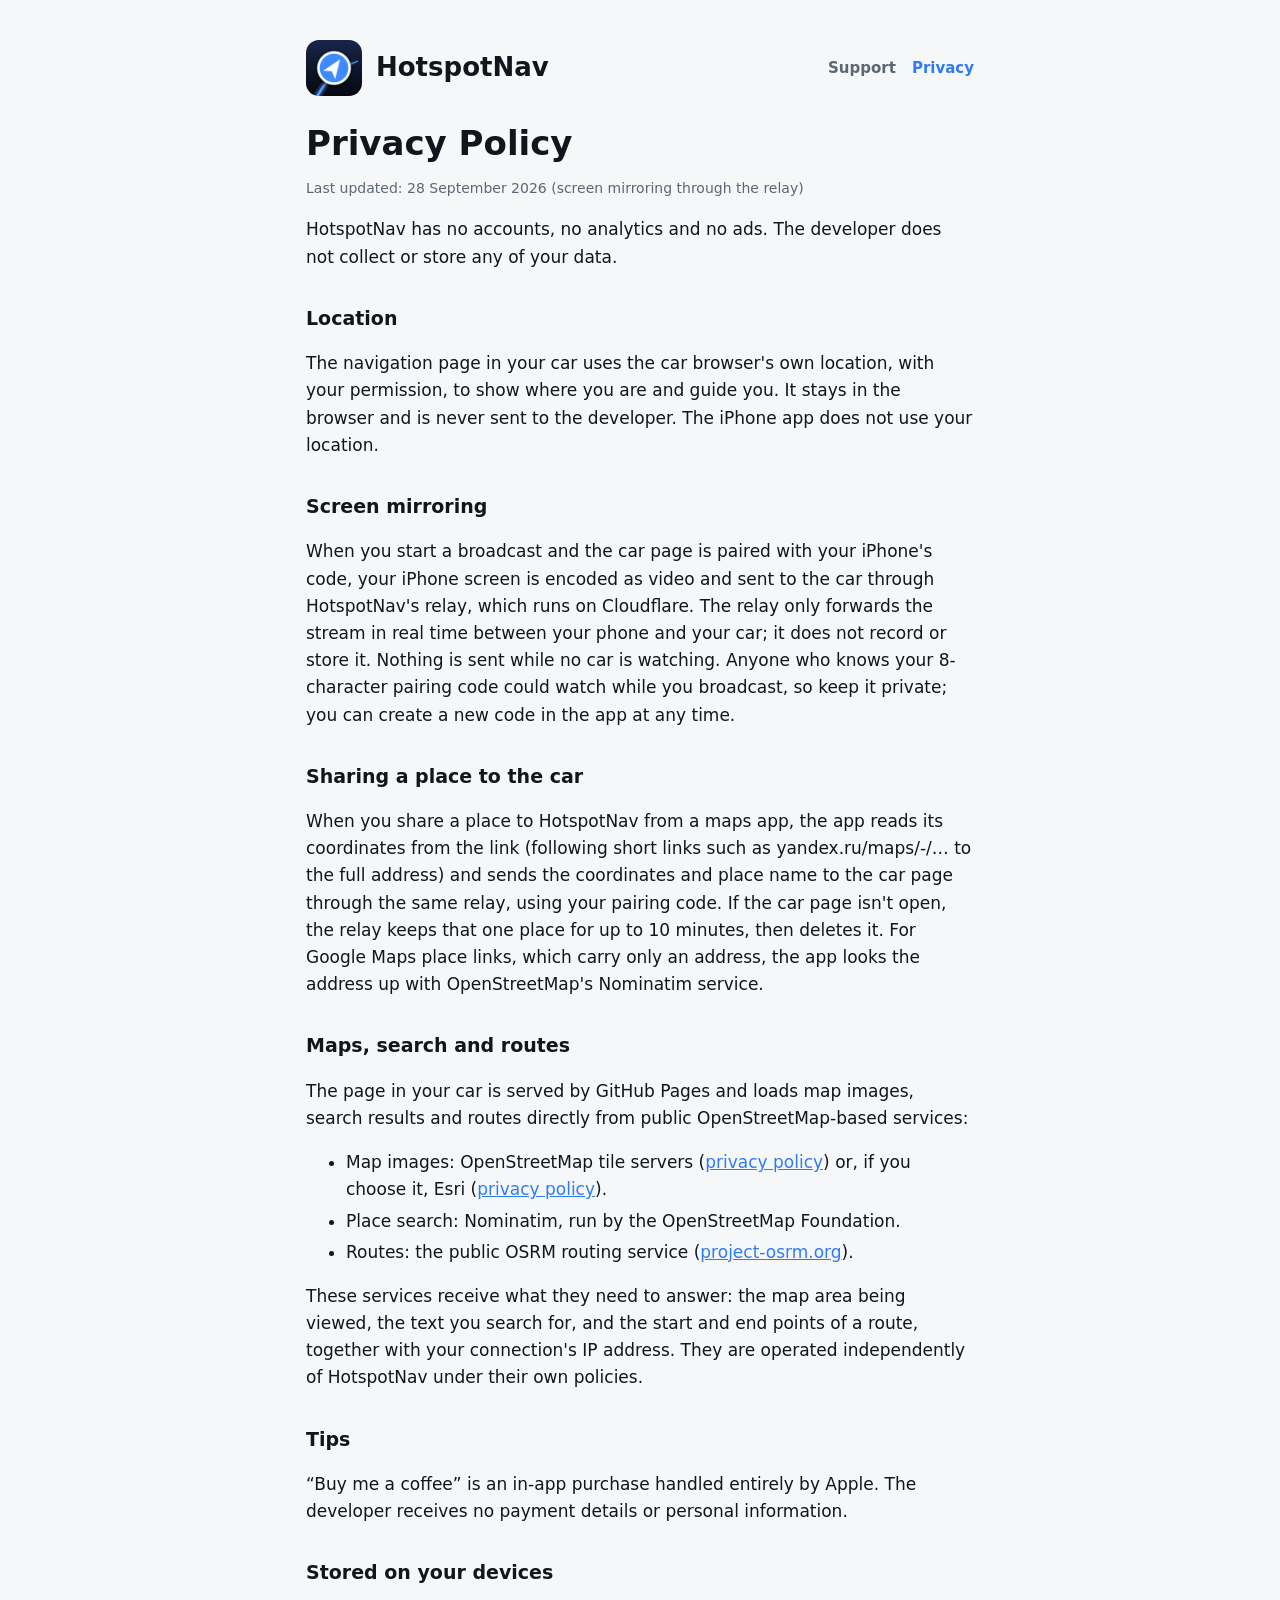
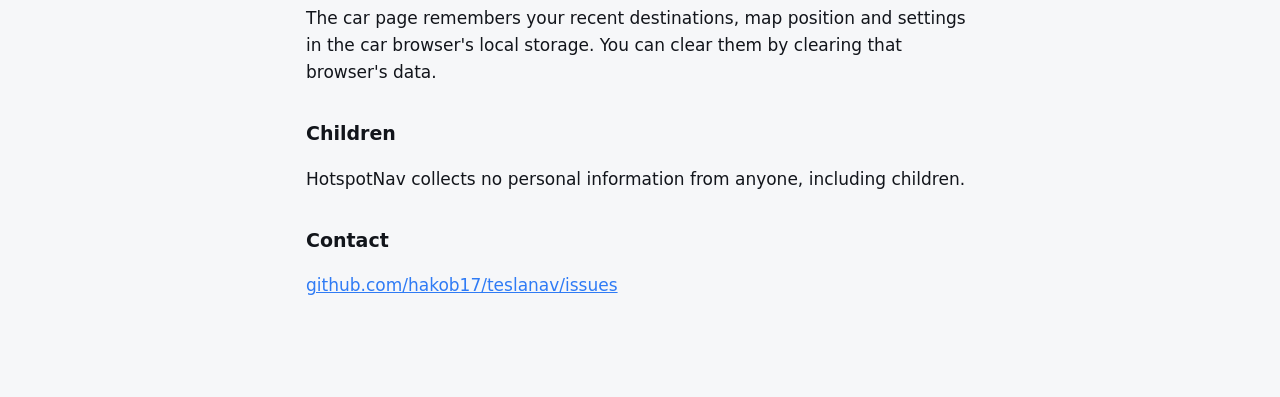
<file: docs/privacy.html>
<!doctype html>
<html lang="en">
<head>
<meta charset="utf-8">
<meta name="viewport" content="width=device-width,initial-scale=1">
<title>HotspotNav — Privacy Policy</title>
<link rel="icon" href="icon.png">
<link rel="stylesheet" href="style.css">
</head>
<body>
<main>
  <header>
    <img src="icon.png" alt="">
    <a class="name" href="./">HotspotNav</a>
    <nav><a href="./">Support</a><a href="privacy.html" aria-current="page">Privacy</a></nav>
  </header>

  <h1>Privacy Policy</h1>
  <p class="meta">Last updated: 28 September 2026 (screen mirroring through the relay)</p>

  <p>HotspotNav has no accounts, no analytics and no ads. The developer does not collect or
  store any of your data.</p>

  <h2>Location</h2>
  <p>The navigation page in your car uses the car browser's own location, with your permission,
  to show where you are and guide you. It stays in the browser and is never sent to the
  developer. The iPhone app does not use your location.</p>

  <h2>Screen mirroring</h2>
  <p>When you start a broadcast and the car page is paired with your iPhone's code, your iPhone
  screen is encoded as video and sent to the car through HotspotNav's relay, which runs on
  Cloudflare. The relay only forwards the stream in real time between your phone and your car;
  it does not record or store it. Nothing is sent while no car is watching. Anyone who knows
  your 8-character pairing code could watch while you broadcast, so keep it private; you can
  create a new code in the app at any time.</p>

  <h2>Sharing a place to the car</h2>
  <p>When you share a place to HotspotNav from a maps app, the app reads its coordinates from the
  link (following short links such as yandex.ru/maps/-/… to the full address) and sends the
  coordinates and place name to the car page through the same relay, using your pairing code. If
  the car page isn't open, the relay keeps that one place for up to 10 minutes, then deletes it.
  For Google Maps place links, which carry only an address, the app looks the address up with
  OpenStreetMap's Nominatim service.</p>

  <h2>Maps, search and routes</h2>
  <p>The page in your car is served by GitHub Pages and loads map images, search results and
  routes directly from public OpenStreetMap-based services:</p>
  <ul>
    <li>Map images: OpenStreetMap tile servers (<a href="https://osmfoundation.org/wiki/Privacy_Policy">privacy policy</a>) or, if you choose it, Esri (<a href="https://www.esri.com/en-us/privacy/overview">privacy policy</a>).</li>
    <li>Place search: Nominatim, run by the OpenStreetMap Foundation.</li>
    <li>Routes: the public OSRM routing service (<a href="https://routing.openstreetmap.de/about.html">project-osrm.org</a>).</li>
  </ul>
  <p>These services receive what they need to answer: the map area being viewed, the text you
  search for, and the start and end points of a route, together with your connection's IP
  address. They are operated independently of HotspotNav under their own policies.</p>

  <h2>Tips</h2>
  <p>“Buy me a coffee” is an in-app purchase handled entirely by Apple. The developer receives no
  payment details or personal information.</p>

  <h2>Stored on your devices</h2>
  <p>The car page remembers your recent destinations, map position and settings in the car
  browser's local storage. You can clear them by clearing that browser's data.</p>

  <h2>Children</h2>
  <p>HotspotNav collects no personal information from anyone, including children.</p>

  <h2>Contact</h2>
  <p><a href="https://github.com/hakob17/teslanav/issues">github.com/hakob17/teslanav/issues</a></p>
</main>
</body>
</html>
</file>
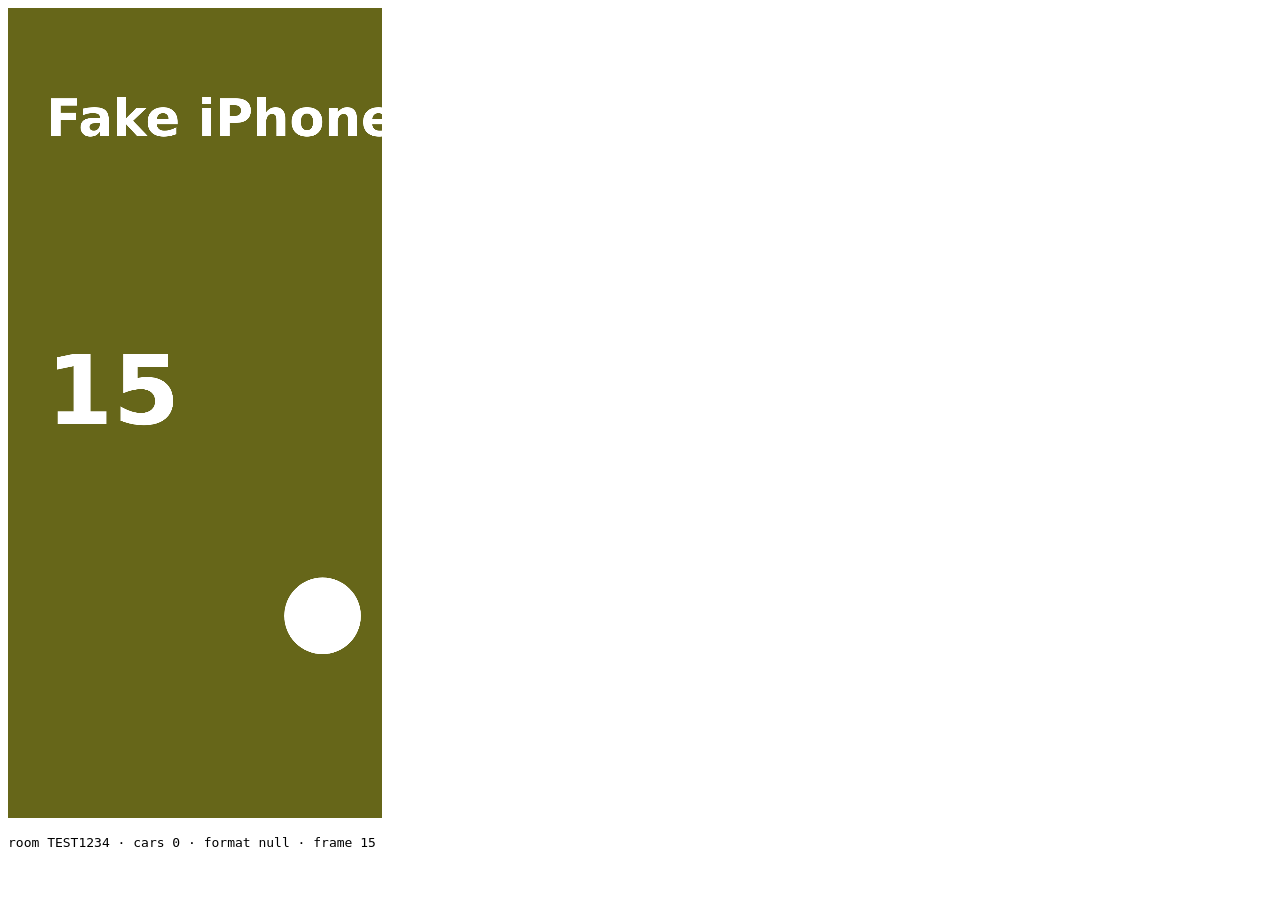
<file: relay/test-phone.html>
<!doctype html>
<!-- Fake iPhone for testing the relay and the car page: animates a canvas, encodes it to
     H.264 (Annex B) with WebCodecs and sends it with the same framing as the broadcast
     extension. Open with ?room=XXXXXXXX. -->
<meta charset="utf-8">
<canvas id="c" width="1170" height="2532" style="height:90vh"></canvas>
<pre id="log"></pre>
<script>
const room = new URLSearchParams(location.search).get('room') || 'TEST1234';
const log = m => { document.getElementById('log').textContent = m; };
const c = document.getElementById('c'), g = c.getContext('2d');
let format = null, forceKey = true, encoder = null, n = 0, cars = 0;
const ws = new WebSocket(`wss://teslanav-relay.hakob-hakobyan173.workers.dev/ws?room=${room}&role=phone`);
ws.binaryType = 'arraybuffer';
ws.onmessage = e => {
  const m = JSON.parse(e.data);
  if (m.type === 'cars') cars = m.count;
  if (m.type === 'want') { format = m.format; forceKey = true; if (format === 'h264') startEncoder(); }
  if (m.type === 'keyframe') forceKey = true;
};
function packet(kind, ts, payload) {
  const out = new Uint8Array(5 + payload.byteLength);
  out[0] = kind; new DataView(out.buffer).setUint32(1, ts >>> 0); out.set(new Uint8Array(payload), 5);
  return out;
}
const codec = 'avc1.640033';
function startEncoder() {
  if (encoder) { ws.send(JSON.stringify({ type: 'config', codec, width: 1170, height: 2532, rotation: 0 })); return; }
  encoder = new VideoEncoder({
    output: (chunk) => {
      const buf = new ArrayBuffer(chunk.byteLength); chunk.copyTo(buf);
      ws.send(packet(chunk.type === 'key' ? 1 : 2, chunk.timestamp / 1000, buf));
    },
    error: e => log('encoder error ' + e),
  });
  encoder.configure({ codec, width: 1170, height: 2532, bitrate: 1_500_000, framerate: 15, latencyMode: 'realtime', avc: { format: 'annexb' } });
  ws.send(JSON.stringify({ type: 'config', codec, width: 1170, height: 2532, rotation: 0 }));
}
setInterval(() => {
  n++;
  g.fillStyle = `hsl(${n * 4 % 360},60%,25%)`; g.fillRect(0, 0, c.width, c.height);
  g.fillStyle = '#fff'; g.font = 'bold 160px system-ui'; g.fillText('Fake iPhone', 120, 400);
  g.font = 'bold 300px system-ui'; g.fillText(String(n), 120, 1300);
  g.beginPath(); g.arc(585 + 400 * Math.sin(n / 10), 1900, 120, 0, 7); g.fill();
  log(`room ${room} · cars ${cars} · format ${format} · frame ${n}`);
  if (!cars || ws.readyState !== 1) return;
  if (format === 'h264' && encoder && encoder.encodeQueueSize < 3) {
    const frame = new VideoFrame(c, { timestamp: n * 66666 });
    encoder.encode(frame, { keyFrame: forceKey || n % 30 === 0 }); forceKey = false; frame.close();
  } else if (format === 'jpeg') {
    c.toBlob(b => b.arrayBuffer().then(a => ws.send(packet(3, Date.now(), a))), 'image/jpeg', 0.5);
  }
}, 66);
</script>
</file>
<file: docs/style.css>
:root { --bg:#f6f7f9; --panel:#fff; --ink:#12151b; --muted:#5d6675; --line:#dfe3ea; --accent:#2f7bf5; }
@media (prefers-color-scheme: dark) { :root { --bg:#0d1015; --panel:#161b23; --ink:#eef1f6; --muted:#9aa4b2; --line:#2a313c; --accent:#5c9bff; } }
* { box-sizing: border-box; }
body { margin: 0; background: var(--bg); color: var(--ink); font: 17px/1.6 -apple-system, system-ui, "Segoe UI", Roboto, sans-serif; }
main { max-width: 700px; margin: 0 auto; padding: 40px 16px 80px; }
header { display: flex; align-items: center; gap: 14px; margin-bottom: 28px; flex-wrap: wrap; }
header img { width: 56px; height: 56px; border-radius: 13px; }
header a.name { font-weight: 800; font-size: 26px; color: var(--ink); text-decoration: none; }
nav { margin-left: auto; display: flex; gap: 16px; }
nav a { color: var(--muted); text-decoration: none; font-weight: 600; font-size: 15px; }
nav a[aria-current] { color: var(--accent); }
h1 { font-size: 34px; line-height: 1.15; margin: 0 0 8px; }
h2 { font-size: 19px; margin: 32px 0 6px; }
.meta { color: var(--muted); font-size: 14px; }
.panel { background: var(--panel); border: 1px solid var(--line); border-radius: 16px; padding: 18px 20px; margin: 20px 0; }
a { color: var(--accent); }
li { margin: 4px 0; }
</file>
<file: docs/car/maplibre-gl.css>
.maplibregl-map{font:12px/20px Helvetica Neue,Arial,Helvetica,sans-serif;overflow:hidden;position:relative;-webkit-tap-highlight-color:rgb(0 0 0/0)}.maplibregl-canvas{left:0;position:absolute;top:0}.maplibregl-map:fullscreen{height:100%;width:100%}.maplibregl-ctrl-group button.maplibregl-ctrl-compass{touch-action:none}.maplibregl-canvas-container.maplibregl-interactive,.maplibregl-ctrl-group button.maplibregl-ctrl-compass{cursor:grab;-webkit-user-select:none;-moz-user-select:none;user-select:none}.maplibregl-canvas-container.maplibregl-interactive.maplibregl-track-pointer{cursor:pointer}.maplibregl-canvas-container.maplibregl-interactive:active,.maplibregl-ctrl-group button.maplibregl-ctrl-compass:active{cursor:grabbing}.maplibregl-canvas-container.maplibregl-touch-zoom-rotate,.maplibregl-canvas-container.maplibregl-touch-zoom-rotate .maplibregl-canvas{touch-action:pan-x pan-y}.maplibregl-canvas-container.maplibregl-touch-drag-pan,.maplibregl-canvas-container.maplibregl-touch-drag-pan .maplibregl-canvas{touch-action:pinch-zoom}.maplibregl-canvas-container.maplibregl-touch-zoom-rotate.maplibregl-touch-drag-pan,.maplibregl-canvas-container.maplibregl-touch-zoom-rotate.maplibregl-touch-drag-pan .maplibregl-canvas{touch-action:none}.maplibregl-canvas-container.maplibregl-touch-drag-pan.maplibregl-cooperative-gestures,.maplibregl-canvas-container.maplibregl-touch-drag-pan.maplibregl-cooperative-gestures .maplibregl-canvas{touch-action:pan-x pan-y}.maplibregl-ctrl-bottom-left,.maplibregl-ctrl-bottom-right,.maplibregl-ctrl-top-left,.maplibregl-ctrl-top-right{pointer-events:none;position:absolute;z-index:2}.maplibregl-ctrl-top-left{left:0;top:0}.maplibregl-ctrl-top-right{right:0;top:0}.maplibregl-ctrl-bottom-left{bottom:0;left:0}.maplibregl-ctrl-bottom-right{bottom:0;right:0}.maplibregl-ctrl{clear:both;pointer-events:auto;transform:translate(0)}.maplibregl-ctrl-top-left .maplibregl-ctrl{float:left;margin:10px 0 0 10px}.maplibregl-ctrl-top-right .maplibregl-ctrl{float:right;margin:10px 10px 0 0}.maplibregl-ctrl-bottom-left .maplibregl-ctrl{float:left;margin:0 0 10px 10px}.maplibregl-ctrl-bottom-right .maplibregl-ctrl{float:right;margin:0 10px 10px 0}.maplibregl-ctrl-group{background:#fff;border-radius:4px}.maplibregl-ctrl-group:not(:empty){box-shadow:0 0 0 2px rgba(0,0,0,.1)}@media (forced-colors:active){.maplibregl-ctrl-group:not(:empty){box-shadow:0 0 0 2px ButtonText}}.maplibregl-ctrl-group button{background-color:transparent;border:0;box-sizing:border-box;cursor:pointer;display:block;height:29px;outline:none;padding:0;width:29px}.maplibregl-ctrl-group button+button{border-top:1px solid #ddd}.maplibregl-ctrl button .maplibregl-ctrl-icon{background-position:50%;background-repeat:no-repeat;display:block;height:100%;width:100%}@media (forced-colors:active){.maplibregl-ctrl-icon{background-color:transparent}.maplibregl-ctrl-group button+button{border-top:1px solid ButtonText}}.maplibregl-ctrl button::-moz-focus-inner{border:0;padding:0}.maplibregl-ctrl-attrib-button:focus,.maplibregl-ctrl-group button:focus{box-shadow:0 0 2px 2px #0096ff}.maplibregl-ctrl button:disabled{cursor:not-allowed}.maplibregl-ctrl button:disabled .maplibregl-ctrl-icon{opacity:.25}@media (hover:hover){.maplibregl-ctrl button:not(:disabled):hover{background-color:rgba(0,0,0,.05)}}.maplibregl-ctrl button:not(:disabled):active{background-color:rgba(0,0,0,.05)}.maplibregl-ctrl-group button:focus:focus-visible{box-shadow:0 0 2px 2px #0096ff}.maplibregl-ctrl-group button:focus:not(:focus-visible){box-shadow:none}.maplibregl-ctrl-group button:focus:first-child{border-radius:4px 4px 0 0}.maplibregl-ctrl-group button:focus:last-child{border-radius:0 0 4px 4px}.maplibregl-ctrl-group button:focus:only-child{border-radius:inherit}.maplibregl-ctrl button.maplibregl-ctrl-zoom-out .maplibregl-ctrl-icon{background-image:url("data:image/svg+xml;charset=utf-8,%3Csvg xmlns='http://www.w3.org/2000/svg' width='29' height='29' fill='%23333' viewBox='0 0 29 29'%3E%3Cpath d='M10 13c-.75 0-1.5.75-1.5 1.5S9.25 16 10 16h9c.75 0 1.5-.75 1.5-1.5S19.75 13 19 13z'/%3E%3C/svg%3E")}.maplibregl-ctrl button.maplibregl-ctrl-zoom-in .maplibregl-ctrl-icon{background-image:url("data:image/svg+xml;charset=utf-8,%3Csvg xmlns='http://www.w3.org/2000/svg' width='29' height='29' fill='%23333' viewBox='0 0 29 29'%3E%3Cpath d='M14.5 8.5c-.75 0-1.5.75-1.5 1.5v3h-3c-.75 0-1.5.75-1.5 1.5S9.25 16 10 16h3v3c0 .75.75 1.5 1.5 1.5S16 19.75 16 19v-3h3c.75 0 1.5-.75 1.5-1.5S19.75 13 19 13h-3v-3c0-.75-.75-1.5-1.5-1.5'/%3E%3C/svg%3E")}@media (forced-colors:active){.maplibregl-ctrl button.maplibregl-ctrl-zoom-out .maplibregl-ctrl-icon{background-image:url("data:image/svg+xml;charset=utf-8,%3Csvg xmlns='http://www.w3.org/2000/svg' width='29' height='29' fill='%23fff' viewBox='0 0 29 29'%3E%3Cpath d='M10 13c-.75 0-1.5.75-1.5 1.5S9.25 16 10 16h9c.75 0 1.5-.75 1.5-1.5S19.75 13 19 13z'/%3E%3C/svg%3E")}.maplibregl-ctrl button.maplibregl-ctrl-zoom-in .maplibregl-ctrl-icon{background-image:url("data:image/svg+xml;charset=utf-8,%3Csvg xmlns='http://www.w3.org/2000/svg' width='29' height='29' fill='%23fff' viewBox='0 0 29 29'%3E%3Cpath d='M14.5 8.5c-.75 0-1.5.75-1.5 1.5v3h-3c-.75 0-1.5.75-1.5 1.5S9.25 16 10 16h3v3c0 .75.75 1.5 1.5 1.5S16 19.75 16 19v-3h3c.75 0 1.5-.75 1.5-1.5S19.75 13 19 13h-3v-3c0-.75-.75-1.5-1.5-1.5'/%3E%3C/svg%3E")}}@media (forced-colors:active) and (prefers-color-scheme:light){.maplibregl-ctrl button.maplibregl-ctrl-zoom-out .maplibregl-ctrl-icon{background-image:url("data:image/svg+xml;charset=utf-8,%3Csvg xmlns='http://www.w3.org/2000/svg' width='29' height='29' viewBox='0 0 29 29'%3E%3Cpath d='M10 13c-.75 0-1.5.75-1.5 1.5S9.25 16 10 16h9c.75 0 1.5-.75 1.5-1.5S19.75 13 19 13z'/%3E%3C/svg%3E")}.maplibregl-ctrl button.maplibregl-ctrl-zoom-in .maplibregl-ctrl-icon{background-image:url("data:image/svg+xml;charset=utf-8,%3Csvg xmlns='http://www.w3.org/2000/svg' width='29' height='29' viewBox='0 0 29 29'%3E%3Cpath d='M14.5 8.5c-.75 0-1.5.75-1.5 1.5v3h-3c-.75 0-1.5.75-1.5 1.5S9.25 16 10 16h3v3c0 .75.75 1.5 1.5 1.5S16 19.75 16 19v-3h3c.75 0 1.5-.75 1.5-1.5S19.75 13 19 13h-3v-3c0-.75-.75-1.5-1.5-1.5'/%3E%3C/svg%3E")}}.maplibregl-ctrl button.maplibregl-ctrl-fullscreen .maplibregl-ctrl-icon{background-image:url("data:image/svg+xml;charset=utf-8,%3Csvg xmlns='http://www.w3.org/2000/svg' width='29' height='29' fill='%23333' viewBox='0 0 29 29'%3E%3Cpath d='M24 16v5.5c0 1.75-.75 2.5-2.5 2.5H16v-1l3-1.5-4-5.5 1-1 5.5 4 1.5-3zM6 16l1.5 3 5.5-4 1 1-4 5.5 3 1.5v1H7.5C5.75 24 5 23.25 5 21.5V16zm7-11v1l-3 1.5 4 5.5-1 1-5.5-4L6 13H5V7.5C5 5.75 5.75 5 7.5 5zm11 2.5c0-1.75-.75-2.5-2.5-2.5H16v1l3 1.5-4 5.5 1 1 5.5-4 1.5 3h1z'/%3E%3C/svg%3E")}.maplibregl-ctrl button.maplibregl-ctrl-shrink .maplibregl-ctrl-icon{background-image:url("data:image/svg+xml;charset=utf-8,%3Csvg xmlns='http://www.w3.org/2000/svg' width='29' height='29' viewBox='0 0 29 29'%3E%3Cpath d='M18.5 16c-1.75 0-2.5.75-2.5 2.5V24h1l1.5-3 5.5 4 1-1-4-5.5 3-1.5v-1zM13 18.5c0-1.75-.75-2.5-2.5-2.5H5v1l3 1.5L4 24l1 1 5.5-4 1.5 3h1zm3-8c0 1.75.75 2.5 2.5 2.5H24v-1l-3-1.5L25 5l-1-1-5.5 4L17 5h-1zM10.5 13c1.75 0 2.5-.75 2.5-2.5V5h-1l-1.5 3L5 4 4 5l4 5.5L5 12v1z'/%3E%3C/svg%3E")}@media (forced-colors:active){.maplibregl-ctrl button.maplibregl-ctrl-fullscreen .maplibregl-ctrl-icon{background-image:url("data:image/svg+xml;charset=utf-8,%3Csvg xmlns='http://www.w3.org/2000/svg' width='29' height='29' fill='%23fff' viewBox='0 0 29 29'%3E%3Cpath d='M24 16v5.5c0 1.75-.75 2.5-2.5 2.5H16v-1l3-1.5-4-5.5 1-1 5.5 4 1.5-3zM6 16l1.5 3 5.5-4 1 1-4 5.5 3 1.5v1H7.5C5.75 24 5 23.25 5 21.5V16zm7-11v1l-3 1.5 4 5.5-1 1-5.5-4L6 13H5V7.5C5 5.75 5.75 5 7.5 5zm11 2.5c0-1.75-.75-2.5-2.5-2.5H16v1l3 1.5-4 5.5 1 1 5.5-4 1.5 3h1z'/%3E%3C/svg%3E")}.maplibregl-ctrl button.maplibregl-ctrl-shrink .maplibregl-ctrl-icon{background-image:url("data:image/svg+xml;charset=utf-8,%3Csvg xmlns='http://www.w3.org/2000/svg' width='29' height='29' fill='%23fff' viewBox='0 0 29 29'%3E%3Cpath d='M18.5 16c-1.75 0-2.5.75-2.5 2.5V24h1l1.5-3 5.5 4 1-1-4-5.5 3-1.5v-1zM13 18.5c0-1.75-.75-2.5-2.5-2.5H5v1l3 1.5L4 24l1 1 5.5-4 1.5 3h1zm3-8c0 1.75.75 2.5 2.5 2.5H24v-1l-3-1.5L25 5l-1-1-5.5 4L17 5h-1zM10.5 13c1.75 0 2.5-.75 2.5-2.5V5h-1l-1.5 3L5 4 4 5l4 5.5L5 12v1z'/%3E%3C/svg%3E")}}@media (forced-colors:active) and (prefers-color-scheme:light){.maplibregl-ctrl button.maplibregl-ctrl-fullscreen .maplibregl-ctrl-icon{background-image:url("data:image/svg+xml;charset=utf-8,%3Csvg xmlns='http://www.w3.org/2000/svg' width='29' height='29' viewBox='0 0 29 29'%3E%3Cpath d='M24 16v5.5c0 1.75-.75 2.5-2.5 2.5H16v-1l3-1.5-4-5.5 1-1 5.5 4 1.5-3zM6 16l1.5 3 5.5-4 1 1-4 5.5 3 1.5v1H7.5C5.75 24 5 23.25 5 21.5V16zm7-11v1l-3 1.5 4 5.5-1 1-5.5-4L6 13H5V7.5C5 5.75 5.75 5 7.5 5zm11 2.5c0-1.75-.75-2.5-2.5-2.5H16v1l3 1.5-4 5.5 1 1 5.5-4 1.5 3h1z'/%3E%3C/svg%3E")}.maplibregl-ctrl button.maplibregl-ctrl-shrink .maplibregl-ctrl-icon{background-image:url("data:image/svg+xml;charset=utf-8,%3Csvg xmlns='http://www.w3.org/2000/svg' width='29' height='29' viewBox='0 0 29 29'%3E%3Cpath d='M18.5 16c-1.75 0-2.5.75-2.5 2.5V24h1l1.5-3 5.5 4 1-1-4-5.5 3-1.5v-1zM13 18.5c0-1.75-.75-2.5-2.5-2.5H5v1l3 1.5L4 24l1 1 5.5-4 1.5 3h1zm3-8c0 1.75.75 2.5 2.5 2.5H24v-1l-3-1.5L25 5l-1-1-5.5 4L17 5h-1zM10.5 13c1.75 0 2.5-.75 2.5-2.5V5h-1l-1.5 3L5 4 4 5l4 5.5L5 12v1z'/%3E%3C/svg%3E")}}.maplibregl-ctrl button.maplibregl-ctrl-compass .maplibregl-ctrl-icon{background-image:url("data:image/svg+xml;charset=utf-8,%3Csvg xmlns='http://www.w3.org/2000/svg' width='29' height='29' fill='%23333' viewBox='0 0 29 29'%3E%3Cpath d='m10.5 14 4-8 4 8z'/%3E%3Cpath fill='%23ccc' d='m10.5 16 4 8 4-8z'/%3E%3C/svg%3E")}@media (forced-colors:active){.maplibregl-ctrl button.maplibregl-ctrl-compass .maplibregl-ctrl-icon{background-image:url("data:image/svg+xml;charset=utf-8,%3Csvg xmlns='http://www.w3.org/2000/svg' width='29' height='29' fill='%23fff' viewBox='0 0 29 29'%3E%3Cpath d='m10.5 14 4-8 4 8z'/%3E%3Cpath fill='%23ccc' d='m10.5 16 4 8 4-8z'/%3E%3C/svg%3E")}}@media (forced-colors:active) and (prefers-color-scheme:light){.maplibregl-ctrl button.maplibregl-ctrl-compass .maplibregl-ctrl-icon{background-image:url("data:image/svg+xml;charset=utf-8,%3Csvg xmlns='http://www.w3.org/2000/svg' width='29' height='29' viewBox='0 0 29 29'%3E%3Cpath d='m10.5 14 4-8 4 8z'/%3E%3Cpath fill='%23ccc' d='m10.5 16 4 8 4-8z'/%3E%3C/svg%3E")}}.maplibregl-ctrl button.maplibregl-ctrl-globe .maplibregl-ctrl-icon{background-image:url("data:image/svg+xml;charset=utf-8,%3Csvg xmlns='http://www.w3.org/2000/svg' width='22' height='22' fill='none' stroke='%23333' viewBox='0 0 22 22'%3E%3Ccircle cx='11' cy='11' r='8.5'/%3E%3Cpath d='M17.5 11c0 4.819-3.02 8.5-6.5 8.5S4.5 15.819 4.5 11 7.52 2.5 11 2.5s6.5 3.681 6.5 8.5Z'/%3E%3Cpath d='M13.5 11c0 2.447-.331 4.64-.853 6.206-.262.785-.562 1.384-.872 1.777-.314.399-.58.517-.775.517s-.461-.118-.775-.517c-.31-.393-.61-.992-.872-1.777C8.831 15.64 8.5 13.446 8.5 11s.331-4.64.853-6.206c.262-.785.562-1.384.872-1.777.314-.399.58-.517.775-.517s.461.118.775.517c.31.393.61.992.872 1.777.522 1.565.853 3.76.853 6.206Z'/%3E%3Cpath d='M11 7.5c-1.909 0-3.622-.166-4.845-.428-.616-.132-1.08-.283-1.379-.434a1.3 1.3 0 0 1-.224-.138q.07-.058.224-.138c.299-.151.763-.302 1.379-.434C7.378 5.666 9.091 5.5 11 5.5s3.622.166 4.845.428c.616.132 1.08.283 1.379.434.105.053.177.1.224.138q-.07.058-.224.138c-.299.151-.763.302-1.379.434-1.223.262-2.936.428-4.845.428ZM4.486 6.436ZM11 16.5c-1.909 0-3.622-.166-4.845-.428-.616-.132-1.08-.283-1.379-.434a1.3 1.3 0 0 1-.224-.138 1.3 1.3 0 0 1 .224-.138c.299-.151.763-.302 1.379-.434C7.378 14.666 9.091 14.5 11 14.5s3.622.166 4.845.428c.616.132 1.08.283 1.379.434.105.053.177.1.224.138a1.3 1.3 0 0 1-.224.138c-.299.151-.763.302-1.379.434-1.223.262-2.936.428-4.845.428Zm-6.514-1.064ZM11 12.5c-2.46 0-4.672-.222-6.255-.574-.796-.177-1.406-.38-1.805-.59a1.5 1.5 0 0 1-.39-.272.3.3 0 0 1-.047-.064.3.3 0 0 1 .048-.064c.066-.073.189-.167.389-.272.399-.21 1.009-.413 1.805-.59C6.328 9.722 8.54 9.5 11 9.5s4.672.222 6.256.574c.795.177 1.405.38 1.804.59.2.105.323.2.39.272a.3.3 0 0 1 .047.064.3.3 0 0 1-.048.064 1.4 1.4 0 0 1-.389.272c-.399.21-1.009.413-1.804.59-1.584.352-3.796.574-6.256.574Zm-8.501-1.51v.002zm0 .018v.002zm17.002.002v-.002zm0-.018v-.002z'/%3E%3C/svg%3E")}.maplibregl-ctrl button.maplibregl-ctrl-globe-enabled .maplibregl-ctrl-icon{background-image:url("data:image/svg+xml;charset=utf-8,%3Csvg xmlns='http://www.w3.org/2000/svg' width='22' height='22' fill='none' stroke='%2333b5e5' viewBox='0 0 22 22'%3E%3Ccircle cx='11' cy='11' r='8.5'/%3E%3Cpath d='M17.5 11c0 4.819-3.02 8.5-6.5 8.5S4.5 15.819 4.5 11 7.52 2.5 11 2.5s6.5 3.681 6.5 8.5Z'/%3E%3Cpath d='M13.5 11c0 2.447-.331 4.64-.853 6.206-.262.785-.562 1.384-.872 1.777-.314.399-.58.517-.775.517s-.461-.118-.775-.517c-.31-.393-.61-.992-.872-1.777C8.831 15.64 8.5 13.446 8.5 11s.331-4.64.853-6.206c.262-.785.562-1.384.872-1.777.314-.399.58-.517.775-.517s.461.118.775.517c.31.393.61.992.872 1.777.522 1.565.853 3.76.853 6.206Z'/%3E%3Cpath d='M11 7.5c-1.909 0-3.622-.166-4.845-.428-.616-.132-1.08-.283-1.379-.434a1.3 1.3 0 0 1-.224-.138q.07-.058.224-.138c.299-.151.763-.302 1.379-.434C7.378 5.666 9.091 5.5 11 5.5s3.622.166 4.845.428c.616.132 1.08.283 1.379.434.105.053.177.1.224.138q-.07.058-.224.138c-.299.151-.763.302-1.379.434-1.223.262-2.936.428-4.845.428ZM4.486 6.436ZM11 16.5c-1.909 0-3.622-.166-4.845-.428-.616-.132-1.08-.283-1.379-.434a1.3 1.3 0 0 1-.224-.138 1.3 1.3 0 0 1 .224-.138c.299-.151.763-.302 1.379-.434C7.378 14.666 9.091 14.5 11 14.5s3.622.166 4.845.428c.616.132 1.08.283 1.379.434.105.053.177.1.224.138a1.3 1.3 0 0 1-.224.138c-.299.151-.763.302-1.379.434-1.223.262-2.936.428-4.845.428Zm-6.514-1.064ZM11 12.5c-2.46 0-4.672-.222-6.255-.574-.796-.177-1.406-.38-1.805-.59a1.5 1.5 0 0 1-.39-.272.3.3 0 0 1-.047-.064.3.3 0 0 1 .048-.064c.066-.073.189-.167.389-.272.399-.21 1.009-.413 1.805-.59C6.328 9.722 8.54 9.5 11 9.5s4.672.222 6.256.574c.795.177 1.405.38 1.804.59.2.105.323.2.39.272a.3.3 0 0 1 .047.064.3.3 0 0 1-.048.064 1.4 1.4 0 0 1-.389.272c-.399.21-1.009.413-1.804.59-1.584.352-3.796.574-6.256.574Zm-8.501-1.51v.002zm0 .018v.002zm17.002.002v-.002zm0-.018v-.002z'/%3E%3C/svg%3E")}.maplibregl-ctrl button.maplibregl-ctrl-terrain .maplibregl-ctrl-icon{background-image:url("data:image/svg+xml;charset=utf-8,%3Csvg xmlns='http://www.w3.org/2000/svg' width='22' height='22' fill='%23333' viewBox='0 0 22 22'%3E%3Cpath d='m1.754 13.406 4.453-4.851 3.09 3.09 3.281 3.277.969-.969-3.309-3.312 3.844-4.121 6.148 6.886h1.082v-.855l-7.207-8.07-4.84 5.187L6.169 6.57l-5.48 5.965v.871ZM.688 16.844h20.625v1.375H.688Zm0 0'/%3E%3C/svg%3E")}.maplibregl-ctrl button.maplibregl-ctrl-terrain-enabled .maplibregl-ctrl-icon{background-image:url("data:image/svg+xml;charset=utf-8,%3Csvg xmlns='http://www.w3.org/2000/svg' width='22' height='22' fill='%2333b5e5' viewBox='0 0 22 22'%3E%3Cpath d='m1.754 13.406 4.453-4.851 3.09 3.09 3.281 3.277.969-.969-3.309-3.312 3.844-4.121 6.148 6.886h1.082v-.855l-7.207-8.07-4.84 5.187L6.169 6.57l-5.48 5.965v.871ZM.688 16.844h20.625v1.375H.688Zm0 0'/%3E%3C/svg%3E")}.maplibregl-ctrl button.maplibregl-ctrl-geolocate .maplibregl-ctrl-icon{background-image:url("data:image/svg+xml;charset=utf-8,%3Csvg xmlns='http://www.w3.org/2000/svg' width='29' height='29' fill='%23333' viewBox='0 0 20 20'%3E%3Cpath d='M10 4C9 4 9 5 9 5v.1A5 5 0 0 0 5.1 9H5s-1 0-1 1 1 1 1 1h.1A5 5 0 0 0 9 14.9v.1s0 1 1 1 1-1 1-1v-.1a5 5 0 0 0 3.9-3.9h.1s1 0 1-1-1-1-1-1h-.1A5 5 0 0 0 11 5.1V5s0-1-1-1m0 2.5a3.5 3.5 0 1 1 0 7 3.5 3.5 0 1 1 0-7'/%3E%3Ccircle cx='10' cy='10' r='2'/%3E%3C/svg%3E")}.maplibregl-ctrl button.maplibregl-ctrl-geolocate:disabled .maplibregl-ctrl-icon{background-image:url("data:image/svg+xml;charset=utf-8,%3Csvg xmlns='http://www.w3.org/2000/svg' width='29' height='29' fill='%23aaa' viewBox='0 0 20 20'%3E%3Cpath d='M10 4C9 4 9 5 9 5v.1A5 5 0 0 0 5.1 9H5s-1 0-1 1 1 1 1 1h.1A5 5 0 0 0 9 14.9v.1s0 1 1 1 1-1 1-1v-.1a5 5 0 0 0 3.9-3.9h.1s1 0 1-1-1-1-1-1h-.1A5 5 0 0 0 11 5.1V5s0-1-1-1m0 2.5a3.5 3.5 0 1 1 0 7 3.5 3.5 0 1 1 0-7'/%3E%3Ccircle cx='10' cy='10' r='2'/%3E%3Cpath fill='red' d='m14 5 1 1-9 9-1-1z'/%3E%3C/svg%3E")}.maplibregl-ctrl button.maplibregl-ctrl-geolocate.maplibregl-ctrl-geolocate-active .maplibregl-ctrl-icon{background-image:url("data:image/svg+xml;charset=utf-8,%3Csvg xmlns='http://www.w3.org/2000/svg' width='29' height='29' fill='%2333b5e5' viewBox='0 0 20 20'%3E%3Cpath d='M10 4C9 4 9 5 9 5v.1A5 5 0 0 0 5.1 9H5s-1 0-1 1 1 1 1 1h.1A5 5 0 0 0 9 14.9v.1s0 1 1 1 1-1 1-1v-.1a5 5 0 0 0 3.9-3.9h.1s1 0 1-1-1-1-1-1h-.1A5 5 0 0 0 11 5.1V5s0-1-1-1m0 2.5a3.5 3.5 0 1 1 0 7 3.5 3.5 0 1 1 0-7'/%3E%3Ccircle cx='10' cy='10' r='2'/%3E%3C/svg%3E")}.maplibregl-ctrl button.maplibregl-ctrl-geolocate.maplibregl-ctrl-geolocate-active-error .maplibregl-ctrl-icon{background-image:url("data:image/svg+xml;charset=utf-8,%3Csvg xmlns='http://www.w3.org/2000/svg' width='29' height='29' fill='%23e58978' viewBox='0 0 20 20'%3E%3Cpath d='M10 4C9 4 9 5 9 5v.1A5 5 0 0 0 5.1 9H5s-1 0-1 1 1 1 1 1h.1A5 5 0 0 0 9 14.9v.1s0 1 1 1 1-1 1-1v-.1a5 5 0 0 0 3.9-3.9h.1s1 0 1-1-1-1-1-1h-.1A5 5 0 0 0 11 5.1V5s0-1-1-1m0 2.5a3.5 3.5 0 1 1 0 7 3.5 3.5 0 1 1 0-7'/%3E%3Ccircle cx='10' cy='10' r='2'/%3E%3C/svg%3E")}.maplibregl-ctrl button.maplibregl-ctrl-geolocate.maplibregl-ctrl-geolocate-background .maplibregl-ctrl-icon{background-image:url("data:image/svg+xml;charset=utf-8,%3Csvg xmlns='http://www.w3.org/2000/svg' width='29' height='29' fill='%2333b5e5' viewBox='0 0 20 20'%3E%3Cpath d='M10 4C9 4 9 5 9 5v.1A5 5 0 0 0 5.1 9H5s-1 0-1 1 1 1 1 1h.1A5 5 0 0 0 9 14.9v.1s0 1 1 1 1-1 1-1v-.1a5 5 0 0 0 3.9-3.9h.1s1 0 1-1-1-1-1-1h-.1A5 5 0 0 0 11 5.1V5s0-1-1-1m0 2.5a3.5 3.5 0 1 1 0 7 3.5 3.5 0 1 1 0-7'/%3E%3C/svg%3E")}.maplibregl-ctrl button.maplibregl-ctrl-geolocate.maplibregl-ctrl-geolocate-background-error .maplibregl-ctrl-icon{background-image:url("data:image/svg+xml;charset=utf-8,%3Csvg xmlns='http://www.w3.org/2000/svg' width='29' height='29' fill='%23e54e33' viewBox='0 0 20 20'%3E%3Cpath d='M10 4C9 4 9 5 9 5v.1A5 5 0 0 0 5.1 9H5s-1 0-1 1 1 1 1 1h.1A5 5 0 0 0 9 14.9v.1s0 1 1 1 1-1 1-1v-.1a5 5 0 0 0 3.9-3.9h.1s1 0 1-1-1-1-1-1h-.1A5 5 0 0 0 11 5.1V5s0-1-1-1m0 2.5a3.5 3.5 0 1 1 0 7 3.5 3.5 0 1 1 0-7'/%3E%3C/svg%3E")}.maplibregl-ctrl button.maplibregl-ctrl-geolocate.maplibregl-ctrl-geolocate-waiting .maplibregl-ctrl-icon{animation:maplibregl-spin 2s linear infinite}@media (forced-colors:active){.maplibregl-ctrl button.maplibregl-ctrl-geolocate .maplibregl-ctrl-icon{background-image:url("data:image/svg+xml;charset=utf-8,%3Csvg xmlns='http://www.w3.org/2000/svg' width='29' height='29' fill='%23fff' viewBox='0 0 20 20'%3E%3Cpath d='M10 4C9 4 9 5 9 5v.1A5 5 0 0 0 5.1 9H5s-1 0-1 1 1 1 1 1h.1A5 5 0 0 0 9 14.9v.1s0 1 1 1 1-1 1-1v-.1a5 5 0 0 0 3.9-3.9h.1s1 0 1-1-1-1-1-1h-.1A5 5 0 0 0 11 5.1V5s0-1-1-1m0 2.5a3.5 3.5 0 1 1 0 7 3.5 3.5 0 1 1 0-7'/%3E%3Ccircle cx='10' cy='10' r='2'/%3E%3C/svg%3E")}.maplibregl-ctrl button.maplibregl-ctrl-geolocate:disabled .maplibregl-ctrl-icon{background-image:url("data:image/svg+xml;charset=utf-8,%3Csvg xmlns='http://www.w3.org/2000/svg' width='29' height='29' fill='%23999' viewBox='0 0 20 20'%3E%3Cpath d='M10 4C9 4 9 5 9 5v.1A5 5 0 0 0 5.1 9H5s-1 0-1 1 1 1 1 1h.1A5 5 0 0 0 9 14.9v.1s0 1 1 1 1-1 1-1v-.1a5 5 0 0 0 3.9-3.9h.1s1 0 1-1-1-1-1-1h-.1A5 5 0 0 0 11 5.1V5s0-1-1-1m0 2.5a3.5 3.5 0 1 1 0 7 3.5 3.5 0 1 1 0-7'/%3E%3Ccircle cx='10' cy='10' r='2'/%3E%3Cpath fill='red' d='m14 5 1 1-9 9-1-1z'/%3E%3C/svg%3E")}.maplibregl-ctrl button.maplibregl-ctrl-geolocate.maplibregl-ctrl-geolocate-active .maplibregl-ctrl-icon{background-image:url("data:image/svg+xml;charset=utf-8,%3Csvg xmlns='http://www.w3.org/2000/svg' width='29' height='29' fill='%2333b5e5' viewBox='0 0 20 20'%3E%3Cpath d='M10 4C9 4 9 5 9 5v.1A5 5 0 0 0 5.1 9H5s-1 0-1 1 1 1 1 1h.1A5 5 0 0 0 9 14.9v.1s0 1 1 1 1-1 1-1v-.1a5 5 0 0 0 3.9-3.9h.1s1 0 1-1-1-1-1-1h-.1A5 5 0 0 0 11 5.1V5s0-1-1-1m0 2.5a3.5 3.5 0 1 1 0 7 3.5 3.5 0 1 1 0-7'/%3E%3Ccircle cx='10' cy='10' r='2'/%3E%3C/svg%3E")}.maplibregl-ctrl button.maplibregl-ctrl-geolocate.maplibregl-ctrl-geolocate-active-error .maplibregl-ctrl-icon{background-image:url("data:image/svg+xml;charset=utf-8,%3Csvg xmlns='http://www.w3.org/2000/svg' width='29' height='29' fill='%23e58978' viewBox='0 0 20 20'%3E%3Cpath d='M10 4C9 4 9 5 9 5v.1A5 5 0 0 0 5.1 9H5s-1 0-1 1 1 1 1 1h.1A5 5 0 0 0 9 14.9v.1s0 1 1 1 1-1 1-1v-.1a5 5 0 0 0 3.9-3.9h.1s1 0 1-1-1-1-1-1h-.1A5 5 0 0 0 11 5.1V5s0-1-1-1m0 2.5a3.5 3.5 0 1 1 0 7 3.5 3.5 0 1 1 0-7'/%3E%3Ccircle cx='10' cy='10' r='2'/%3E%3C/svg%3E")}.maplibregl-ctrl button.maplibregl-ctrl-geolocate.maplibregl-ctrl-geolocate-background .maplibregl-ctrl-icon{background-image:url("data:image/svg+xml;charset=utf-8,%3Csvg xmlns='http://www.w3.org/2000/svg' width='29' height='29' fill='%2333b5e5' viewBox='0 0 20 20'%3E%3Cpath d='M10 4C9 4 9 5 9 5v.1A5 5 0 0 0 5.1 9H5s-1 0-1 1 1 1 1 1h.1A5 5 0 0 0 9 14.9v.1s0 1 1 1 1-1 1-1v-.1a5 5 0 0 0 3.9-3.9h.1s1 0 1-1-1-1-1-1h-.1A5 5 0 0 0 11 5.1V5s0-1-1-1m0 2.5a3.5 3.5 0 1 1 0 7 3.5 3.5 0 1 1 0-7'/%3E%3C/svg%3E")}.maplibregl-ctrl button.maplibregl-ctrl-geolocate.maplibregl-ctrl-geolocate-background-error .maplibregl-ctrl-icon{background-image:url("data:image/svg+xml;charset=utf-8,%3Csvg xmlns='http://www.w3.org/2000/svg' width='29' height='29' fill='%23e54e33' viewBox='0 0 20 20'%3E%3Cpath d='M10 4C9 4 9 5 9 5v.1A5 5 0 0 0 5.1 9H5s-1 0-1 1 1 1 1 1h.1A5 5 0 0 0 9 14.9v.1s0 1 1 1 1-1 1-1v-.1a5 5 0 0 0 3.9-3.9h.1s1 0 1-1-1-1-1-1h-.1A5 5 0 0 0 11 5.1V5s0-1-1-1m0 2.5a3.5 3.5 0 1 1 0 7 3.5 3.5 0 1 1 0-7'/%3E%3C/svg%3E")}}@media (forced-colors:active) and (prefers-color-scheme:light){.maplibregl-ctrl button.maplibregl-ctrl-geolocate .maplibregl-ctrl-icon{background-image:url("data:image/svg+xml;charset=utf-8,%3Csvg xmlns='http://www.w3.org/2000/svg' width='29' height='29' viewBox='0 0 20 20'%3E%3Cpath d='M10 4C9 4 9 5 9 5v.1A5 5 0 0 0 5.1 9H5s-1 0-1 1 1 1 1 1h.1A5 5 0 0 0 9 14.9v.1s0 1 1 1 1-1 1-1v-.1a5 5 0 0 0 3.9-3.9h.1s1 0 1-1-1-1-1-1h-.1A5 5 0 0 0 11 5.1V5s0-1-1-1m0 2.5a3.5 3.5 0 1 1 0 7 3.5 3.5 0 1 1 0-7'/%3E%3Ccircle cx='10' cy='10' r='2'/%3E%3C/svg%3E")}.maplibregl-ctrl button.maplibregl-ctrl-geolocate:disabled .maplibregl-ctrl-icon{background-image:url("data:image/svg+xml;charset=utf-8,%3Csvg xmlns='http://www.w3.org/2000/svg' width='29' height='29' fill='%23666' viewBox='0 0 20 20'%3E%3Cpath d='M10 4C9 4 9 5 9 5v.1A5 5 0 0 0 5.1 9H5s-1 0-1 1 1 1 1 1h.1A5 5 0 0 0 9 14.9v.1s0 1 1 1 1-1 1-1v-.1a5 5 0 0 0 3.9-3.9h.1s1 0 1-1-1-1-1-1h-.1A5 5 0 0 0 11 5.1V5s0-1-1-1m0 2.5a3.5 3.5 0 1 1 0 7 3.5 3.5 0 1 1 0-7'/%3E%3Ccircle cx='10' cy='10' r='2'/%3E%3Cpath fill='red' d='m14 5 1 1-9 9-1-1z'/%3E%3C/svg%3E")}}@keyframes maplibregl-spin{0%{transform:rotate(0deg)}to{transform:rotate(1turn)}}a.maplibregl-ctrl-logo{background-image:url("data:image/svg+xml;charset=utf-8,%3Csvg xmlns='http://www.w3.org/2000/svg' width='88' height='23' fill='none'%3E%3Cpath fill='%23000' fill-opacity='.4' fill-rule='evenodd' d='M17.408 16.796h-1.827l2.501-12.095h.198l3.324 6.533.988 2.19.988-2.19 3.258-6.533h.181l2.6 12.095h-1.81l-1.218-5.644-.362-1.71-.658 1.71-2.929 5.644h-.098l-2.914-5.644-.757-1.71-.345 1.71zm1.958-3.42-.726 3.663a1.255 1.255 0 0 1-1.232 1.011h-1.827a1.255 1.255 0 0 1-1.229-1.509l2.501-12.095a1.255 1.255 0 0 1 1.23-1.001h.197a1.25 1.25 0 0 1 1.12.685l3.19 6.273 3.125-6.263a1.25 1.25 0 0 1 1.123-.695h.181a1.255 1.255 0 0 1 1.227.991l1.443 6.71a5 5 0 0 1 .314-.787l.009-.016a4.6 4.6 0 0 1 1.777-1.887c.782-.46 1.668-.667 2.611-.667a4.6 4.6 0 0 1 1.7.32l.306.134c.21-.16.474-.256.759-.256h1.694a1.255 1.255 0 0 1 1.212.925 1.255 1.255 0 0 1 1.212-.925h1.711c.284 0 .545.094.755.252.613-.3 1.312-.45 2.075-.45 1.356 0 2.557.445 3.482 1.4q.47.48.763 1.064V4.701a1.255 1.255 0 0 1 1.255-1.255h1.86A1.255 1.255 0 0 1 54.44 4.7v9.194h2.217c.19 0 .37.043.532.118v-4.77c0-.356.147-.678.385-.906a2.42 2.42 0 0 1-.682-1.71c0-.665.267-1.253.735-1.7a2.45 2.45 0 0 1 1.722-.674 2.43 2.43 0 0 1 1.705.675q.318.302.504.683V4.7a1.255 1.255 0 0 1 1.255-1.255h1.744A1.255 1.255 0 0 1 65.812 4.7v3.335a4.8 4.8 0 0 1 1.526-.246c.938 0 1.817.214 2.59.69a4.47 4.47 0 0 1 1.67 1.743v-.98a1.255 1.255 0 0 1 1.256-1.256h1.777c.233 0 .451.064.639.174a3.4 3.4 0 0 1 1.567-.372c.346 0 .861.02 1.285.232a1.25 1.25 0 0 1 .689 1.004 4.7 4.7 0 0 1 .853-.588c.795-.44 1.675-.647 2.61-.647 1.385 0 2.65.39 3.525 1.396.836.938 1.168 2.173 1.168 3.528q-.001.515-.056 1.051a1.255 1.255 0 0 1-.947 1.09l.408.952a1.255 1.255 0 0 1-.477 1.552c-.418.268-.92.463-1.458.612-.613.171-1.304.244-2.049.244-1.06 0-2.043-.207-2.886-.698l-.015-.008c-.798-.48-1.419-1.135-1.818-1.963l-.004-.008a5.8 5.8 0 0 1-.548-2.512q0-.429.053-.843a1.3 1.3 0 0 1-.333-.086l-.166-.004c-.223 0-.426.062-.643.228-.03.024-.142.139-.142.59v3.883a1.255 1.255 0 0 1-1.256 1.256h-1.777a1.255 1.255 0 0 1-1.256-1.256V15.69l-.032.057a4.8 4.8 0 0 1-1.86 1.833 5.04 5.04 0 0 1-2.484.634 4.5 4.5 0 0 1-1.935-.424 1.25 1.25 0 0 1-.764.258h-1.71a1.255 1.255 0 0 1-1.256-1.255V7.687a2.4 2.4 0 0 1-.428.625c.253.23.412.561.412.93v7.553a1.255 1.255 0 0 1-1.256 1.255h-1.843a1.25 1.25 0 0 1-.894-.373c-.228.23-.544.373-.894.373H51.32a1.255 1.255 0 0 1-1.256-1.255v-1.251l-.061.117a4.7 4.7 0 0 1-1.782 1.884 4.77 4.77 0 0 1-2.485.67 5.6 5.6 0 0 1-1.485-.188l.009 2.764a1.255 1.255 0 0 1-1.255 1.259h-1.729a1.255 1.255 0 0 1-1.255-1.255v-3.537a1.255 1.255 0 0 1-1.167.793h-1.679a1.25 1.25 0 0 1-.77-.263 4.5 4.5 0 0 1-1.945.429c-.885 0-1.724-.21-2.495-.632l-.017-.01a5 5 0 0 1-1.081-.836 1.255 1.255 0 0 1-1.254 1.312h-1.81a1.255 1.255 0 0 1-1.228-.99l-.782-3.625-2.044 3.939a1.25 1.25 0 0 1-1.115.676h-.098a1.25 1.25 0 0 1-1.116-.68l-2.061-3.994zM35.92 16.63l.207-.114.223-.15q.493-.356.735-.785l.061-.118.033 1.332h1.678V9.242h-1.694l-.033 1.267q-.133-.329-.526-.658l-.032-.028a3.2 3.2 0 0 0-.668-.428l-.27-.12a3.3 3.3 0 0 0-1.235-.23q-1.136-.001-1.974.493a3.36 3.36 0 0 0-1.3 1.382q-.445.89-.444 2.074 0 1.2.51 2.107a3.8 3.8 0 0 0 1.382 1.381 3.9 3.9 0 0 0 1.893.477q.795 0 1.455-.33zm-2.789-5.38q-.576.675-.575 1.762 0 1.102.559 1.794.576.675 1.645.675a2.25 2.25 0 0 0 .934-.19 2.2 2.2 0 0 0 .468-.29l.178-.161a2.2 2.2 0 0 0 .397-.561q.244-.5.244-1.15v-.115q0-.708-.296-1.267l-.043-.077a2.2 2.2 0 0 0-.633-.709l-.13-.086-.047-.028a2.1 2.1 0 0 0-1.073-.285q-1.052 0-1.629.692zm2.316 2.706c.163-.17.28-.407.28-.83v-.114c0-.292-.06-.508-.15-.68a.96.96 0 0 0-.353-.389.85.85 0 0 0-.464-.127c-.4 0-.56.114-.664.239l-.01.012c-.148.174-.275.45-.275.945 0 .506.122.801.27.99.097.11.266.224.68.224.303 0 .504-.09.687-.269zm7.545 1.705a2.6 2.6 0 0 0 .331.423q.319.33.755.548l.173.074q.65.255 1.49.255 1.02 0 1.844-.493a3.45 3.45 0 0 0 1.316-1.4q.493-.904.493-2.089 0-1.909-.988-2.913-.988-1.02-2.584-1.02-.898 0-1.575.347a3 3 0 0 0-.415.262l-.199.166a3.4 3.4 0 0 0-.64.82V9.242h-1.712v11.553h1.729l-.017-5.134zm.53-1.138q.206.29.48.5l.155.11.053.034q.51.296 1.119.297 1.07 0 1.645-.675.577-.69.576-1.762 0-1.119-.576-1.777-.558-.675-1.645-.675-.435 0-.835.16a2 2 0 0 0-.284.136 2 2 0 0 0-.363.254 2.2 2.2 0 0 0-.46.569l-.082.162a2.6 2.6 0 0 0-.213 1.072v.115q0 .707.296 1.267l.135.211zm.964-.818a1.1 1.1 0 0 0 .367.385.94.94 0 0 0 .476.118c.423 0 .59-.117.687-.23.159-.194.28-.478.28-.95 0-.53-.133-.8-.266-.952l-.021-.025c-.078-.094-.231-.221-.68-.221a1 1 0 0 0-.503.135l-.012.007a.86.86 0 0 0-.335.343c-.073.133-.132.324-.132.614v.115a1.4 1.4 0 0 0 .14.66zm15.7-6.222q.347-.346.346-.856a1.05 1.05 0 0 0-.345-.79 1.18 1.18 0 0 0-.84-.329q-.51 0-.855.33a1.05 1.05 0 0 0-.346.79q0 .51.346.855.345.346.856.346.51 0 .839-.346zm4.337 9.314.033-1.332q.191.403.59.747l.098.081a4 4 0 0 0 .316.224l.223.122a3.2 3.2 0 0 0 1.44.322 3.8 3.8 0 0 0 1.875-.477 3.5 3.5 0 0 0 1.382-1.366q.527-.89.526-2.09 0-1.184-.444-2.073a3.24 3.24 0 0 0-1.283-1.399q-.823-.51-1.942-.51a3.5 3.5 0 0 0-1.527.344l-.086.043-.165.09a3 3 0 0 0-.33.214q-.432.315-.656.707a2 2 0 0 0-.099.198l.082-1.283V4.701h-1.744v12.095zm.473-2.509a2.5 2.5 0 0 0 .566.7q.117.098.245.18l.144.08a2.1 2.1 0 0 0 .975.232q1.07 0 1.645-.675.576-.69.576-1.778 0-1.102-.576-1.777-.56-.691-1.645-.692a2.2 2.2 0 0 0-1.015.235q-.22.113-.415.282l-.15.142a2.1 2.1 0 0 0-.42.594q-.223.479-.223 1.1v.115q0 .705.293 1.26zm2.616-.293c.157-.191.28-.479.28-.967 0-.51-.13-.79-.276-.961l-.021-.026c-.082-.1-.232-.225-.67-.225a.87.87 0 0 0-.681.279l-.012.011c-.154.155-.274.38-.274.807v.115c0 .285.057.499.144.669a1.1 1.1 0 0 0 .367.405c.137.082.28.123.455.123.423 0 .59-.118.686-.23zm8.266-3.013q.345-.13.724-.14l.069-.002q.493 0 .642.099l.247-1.794q-.196-.099-.717-.099a2.3 2.3 0 0 0-.545.063 2 2 0 0 0-.411.148 2.2 2.2 0 0 0-.4.249 2.5 2.5 0 0 0-.485.499 2.7 2.7 0 0 0-.32.581l-.05.137v-1.48h-1.778v7.553h1.777v-3.884q0-.546.159-.943a1.5 1.5 0 0 1 .466-.636 2.5 2.5 0 0 1 .399-.253 2 2 0 0 1 .224-.099zm9.784 2.656.05-.922q0-1.743-.856-2.698-.838-.97-2.584-.97-1.119-.001-2.007.493a3.46 3.46 0 0 0-1.4 1.382q-.493.906-.493 2.106 0 1.07.428 1.975.428.89 1.332 1.432.906.526 2.255.526.973 0 1.668-.185l.044-.012.135-.04q.613-.184.984-.421l-.542-1.267q-.3.162-.642.274l-.297.087q-.51.131-1.3.131-.954 0-1.497-.444a1.6 1.6 0 0 1-.192-.193q-.366-.44-.512-1.234l-.004-.021zm-5.427-1.256-.003.022h3.752v-.138q-.011-.727-.288-1.118a1 1 0 0 0-.156-.176q-.46-.428-1.316-.428-.986 0-1.494.604-.379.45-.494 1.234zm-27.053 2.77V4.7h-1.86v12.095h5.333V15.15zm7.103-5.908v7.553h-1.843V9.242h1.843z'/%3E%3Cpath fill='%23fff' d='m19.63 11.151-.757-1.71-.345 1.71-1.12 5.644h-1.827L18.083 4.7h.197l3.325 6.533.988 2.19.988-2.19L26.839 4.7h.181l2.6 12.095h-1.81l-1.218-5.644-.362-1.71-.658 1.71-2.93 5.644h-.098l-2.913-5.644zm14.836 5.81q-1.02 0-1.893-.478a3.8 3.8 0 0 1-1.381-1.382q-.51-.906-.51-2.106 0-1.185.444-2.074a3.36 3.36 0 0 1 1.3-1.382q.839-.494 1.974-.494a3.3 3.3 0 0 1 1.234.231 3.3 3.3 0 0 1 .97.575q.396.33.527.659l.033-1.267h1.694v7.553H37.18l-.033-1.332q-.279.593-1.02 1.053a3.17 3.17 0 0 1-1.662.444zm.296-1.482q.938 0 1.58-.642.642-.66.642-1.711v-.115q0-.708-.296-1.267a2.2 2.2 0 0 0-.807-.872 2.1 2.1 0 0 0-1.119-.313q-1.053 0-1.629.692-.575.675-.575 1.76 0 1.103.559 1.795.577.675 1.645.675zm6.521-6.237h1.711v1.4q.906-1.597 2.83-1.597 1.596 0 2.584 1.02.988 1.005.988 2.914 0 1.185-.493 2.09a3.46 3.46 0 0 1-1.316 1.399 3.5 3.5 0 0 1-1.844.493q-.954 0-1.662-.329a2.67 2.67 0 0 1-1.086-.97l.017 5.134h-1.728zm4.048 6.22q1.07 0 1.645-.674.577-.69.576-1.762 0-1.119-.576-1.777-.558-.675-1.645-.675-.592 0-1.12.296-.51.28-.822.823-.296.527-.296 1.234v.115q0 .708.296 1.267.313.543.823.855.51.296 1.119.297z'/%3E%3Cpath fill='%23e1e3e9' d='M51.325 4.7h1.86v10.45h3.473v1.646h-5.333zm7.12 4.542h1.843v7.553h-1.843zm.905-1.415a1.16 1.16 0 0 1-.856-.346 1.17 1.17 0 0 1-.346-.856 1.05 1.05 0 0 1 .346-.79q.346-.329.856-.329.494 0 .839.33a1.05 1.05 0 0 1 .345.79 1.16 1.16 0 0 1-.345.855q-.33.346-.84.346zm7.875 9.133a3.17 3.17 0 0 1-1.662-.444q-.723-.46-1.004-1.053l-.033 1.332h-1.71V4.701h1.743v4.657l-.082 1.283q.279-.658 1.086-1.119a3.5 3.5 0 0 1 1.778-.477q1.119 0 1.942.51a3.24 3.24 0 0 1 1.283 1.4q.445.888.444 2.072 0 1.201-.526 2.09a3.5 3.5 0 0 1-1.382 1.366 3.8 3.8 0 0 1-1.876.477zm-.296-1.481q1.069 0 1.645-.675.577-.69.577-1.778 0-1.102-.577-1.776-.56-.691-1.645-.692a2.12 2.12 0 0 0-1.58.659q-.642.641-.642 1.694v.115q0 .71.296 1.267a2.4 2.4 0 0 0 .807.872 2.1 2.1 0 0 0 1.119.313zm5.927-6.237h1.777v1.481q.263-.757.856-1.217a2.14 2.14 0 0 1 1.349-.46q.527 0 .724.098l-.247 1.794q-.149-.099-.642-.099-.774 0-1.416.494-.626.493-.626 1.58v3.883h-1.777V9.242zm9.534 7.718q-1.35 0-2.255-.526-.904-.543-1.332-1.432a4.6 4.6 0 0 1-.428-1.975q0-1.2.493-2.106a3.46 3.46 0 0 1 1.4-1.382q.889-.495 2.007-.494 1.744 0 2.584.97.855.956.856 2.7 0 .444-.05.92h-5.43q.18 1.005.708 1.45.542.443 1.497.443.79 0 1.3-.131a4 4 0 0 0 .938-.362l.542 1.267q-.411.263-1.119.46-.708.198-1.711.197zm1.596-4.558q.016-1.02-.444-1.432-.46-.428-1.316-.428-1.728 0-1.991 1.86z'/%3E%3Cpath d='M5.074 15.948a.484.657 0 0 0-.486.659v1.84a.484.657 0 0 0 .486.659h4.101a.484.657 0 0 0 .486-.659v-1.84a.484.657 0 0 0-.486-.659zm3.56 1.16H5.617v.838h3.017z' style='fill:%23fff;fill-rule:evenodd;stroke-width:1.03600001'/%3E%3Cg style='stroke-width:1.12603545'%3E%3Cpath d='M-9.408-1.416c-3.833-.025-7.056 2.912-7.08 6.615-.02 3.08 1.653 4.832 3.107 6.268.903.892 1.721 1.74 2.32 2.902l-.525-.004c-.543-.003-.992.304-1.24.639a1.87 1.87 0 0 0-.362 1.121l-.011 1.877c-.003.402.104.787.347 1.125.244.338.688.653 1.23.656l4.142.028c.542.003.99-.306 1.238-.641a1.87 1.87 0 0 0 .363-1.121l.012-1.875a1.87 1.87 0 0 0-.348-1.127c-.243-.338-.688-.653-1.23-.656l-.518-.004c.597-1.145 1.425-1.983 2.348-2.87 1.473-1.414 3.18-3.149 3.2-6.226-.016-3.59-2.923-6.684-6.993-6.707m-.006 1.1v.002c3.274.02 5.92 2.532 5.9 5.6-.017 2.706-1.39 4.026-2.863 5.44-1.034.994-2.118 2.033-2.814 3.633-.018.041-.052.055-.075.065q-.013.004-.02.01a.34.34 0 0 1-.226.084.34.34 0 0 1-.224-.086l-.092-.077c-.699-1.615-1.768-2.669-2.781-3.67-1.454-1.435-2.797-2.762-2.78-5.478.02-3.067 2.7-5.545 5.975-5.523m-.02 2.826c-1.62-.01-2.944 1.315-2.955 2.96-.01 1.646 1.295 2.988 2.916 2.999h.002c1.621.01 2.943-1.316 2.953-2.961.011-1.646-1.294-2.988-2.916-2.998m-.005 1.1c1.017.006 1.829.83 1.822 1.89s-.83 1.874-1.848 1.867c-1.018-.006-1.829-.83-1.822-1.89s.83-1.874 1.848-1.868m-2.155 11.857 4.14.025c.271.002.49.305.487.676l-.013 1.875c-.003.37-.224.67-.495.668l-4.14-.025c-.27-.002-.487-.306-.485-.676l.012-1.875c.003-.37.224-.67.494-.668' style='color:%23000;font-style:normal;font-variant:normal;font-weight:400;font-stretch:normal;font-size:medium;line-height:normal;font-family:sans-serif;font-variant-ligatures:normal;font-variant-position:normal;font-variant-caps:normal;font-variant-numeric:normal;font-variant-alternates:normal;font-feature-settings:normal;text-indent:0;text-align:start;text-decoration:none;text-decoration-line:none;text-decoration-style:solid;text-decoration-color:%23000;letter-spacing:normal;word-spacing:normal;text-transform:none;writing-mode:lr-tb;direction:ltr;text-orientation:mixed;dominant-baseline:auto;baseline-shift:baseline;text-anchor:start;white-space:normal;shape-padding:0;clip-rule:evenodd;display:inline;overflow:visible;visibility:visible;opacity:1;isolation:auto;mix-blend-mode:normal;color-interpolation:sRGB;color-interpolation-filters:linearRGB;solid-color:%23000;solid-opacity:1;vector-effect:none;fill:%23000;fill-opacity:.4;fill-rule:evenodd;stroke:none;stroke-width:2.47727823;stroke-linecap:butt;stroke-linejoin:miter;stroke-miterlimit:4;stroke-dasharray:none;stroke-dashoffset:0;stroke-opacity:1;color-rendering:auto;image-rendering:auto;shape-rendering:auto;text-rendering:auto' transform='translate(15.553 2.85)scale(.88807)'/%3E%3Cpath d='M-9.415-.316C-12.69-.338-15.37 2.14-15.39 5.207c-.017 2.716 1.326 4.041 2.78 5.477 1.013 1 2.081 2.055 2.78 3.67l.092.076a.34.34 0 0 0 .225.086.34.34 0 0 0 .227-.083l.019-.01c.022-.009.057-.024.074-.064.697-1.6 1.78-2.64 2.814-3.634 1.473-1.414 2.847-2.733 2.864-5.44.02-3.067-2.627-5.58-5.901-5.601m-.057 8.784c1.621.011 2.944-1.315 2.955-2.96.01-1.646-1.295-2.988-2.916-2.999-1.622-.01-2.945 1.315-2.955 2.96s1.295 2.989 2.916 3' style='clip-rule:evenodd;fill:%23e1e3e9;fill-opacity:1;fill-rule:evenodd;stroke:none;stroke-width:2.47727823;stroke-miterlimit:4;stroke-dasharray:none;stroke-opacity:.4' transform='translate(15.553 2.85)scale(.88807)'/%3E%3Cpath d='M-11.594 15.465c-.27-.002-.492.297-.494.668l-.012 1.876c-.003.371.214.673.485.675l4.14.027c.271.002.492-.298.495-.668l.012-1.877c.003-.37-.215-.672-.485-.674z' style='clip-rule:evenodd;fill:%23fff;fill-opacity:1;fill-rule:evenodd;stroke:none;stroke-width:2.47727823;stroke-miterlimit:4;stroke-dasharray:none;stroke-opacity:.4' transform='translate(15.553 2.85)scale(.88807)'/%3E%3C/g%3E%3C/svg%3E");background-repeat:no-repeat;cursor:pointer;display:block;height:23px;margin:0 0 -4px -4px;overflow:hidden;width:88px}a.maplibregl-ctrl-logo.maplibregl-compact{width:14px}@media (forced-colors:active){a.maplibregl-ctrl-logo{background-color:transparent;background-image:url("data:image/svg+xml;charset=utf-8,%3Csvg xmlns='http://www.w3.org/2000/svg' width='88' height='23' fill='none'%3E%3Cpath fill='%23000' fill-opacity='.4' fill-rule='evenodd' d='M17.408 16.796h-1.827l2.501-12.095h.198l3.324 6.533.988 2.19.988-2.19 3.258-6.533h.181l2.6 12.095h-1.81l-1.218-5.644-.362-1.71-.658 1.71-2.929 5.644h-.098l-2.914-5.644-.757-1.71-.345 1.71zm1.958-3.42-.726 3.663a1.255 1.255 0 0 1-1.232 1.011h-1.827a1.255 1.255 0 0 1-1.229-1.509l2.501-12.095a1.255 1.255 0 0 1 1.23-1.001h.197a1.25 1.25 0 0 1 1.12.685l3.19 6.273 3.125-6.263a1.25 1.25 0 0 1 1.123-.695h.181a1.255 1.255 0 0 1 1.227.991l1.443 6.71a5 5 0 0 1 .314-.787l.009-.016a4.6 4.6 0 0 1 1.777-1.887c.782-.46 1.668-.667 2.611-.667a4.6 4.6 0 0 1 1.7.32l.306.134c.21-.16.474-.256.759-.256h1.694a1.255 1.255 0 0 1 1.212.925 1.255 1.255 0 0 1 1.212-.925h1.711c.284 0 .545.094.755.252.613-.3 1.312-.45 2.075-.45 1.356 0 2.557.445 3.482 1.4q.47.48.763 1.064V4.701a1.255 1.255 0 0 1 1.255-1.255h1.86A1.255 1.255 0 0 1 54.44 4.7v9.194h2.217c.19 0 .37.043.532.118v-4.77c0-.356.147-.678.385-.906a2.42 2.42 0 0 1-.682-1.71c0-.665.267-1.253.735-1.7a2.45 2.45 0 0 1 1.722-.674 2.43 2.43 0 0 1 1.705.675q.318.302.504.683V4.7a1.255 1.255 0 0 1 1.255-1.255h1.744A1.255 1.255 0 0 1 65.812 4.7v3.335a4.8 4.8 0 0 1 1.526-.246c.938 0 1.817.214 2.59.69a4.47 4.47 0 0 1 1.67 1.743v-.98a1.255 1.255 0 0 1 1.256-1.256h1.777c.233 0 .451.064.639.174a3.4 3.4 0 0 1 1.567-.372c.346 0 .861.02 1.285.232a1.25 1.25 0 0 1 .689 1.004 4.7 4.7 0 0 1 .853-.588c.795-.44 1.675-.647 2.61-.647 1.385 0 2.65.39 3.525 1.396.836.938 1.168 2.173 1.168 3.528q-.001.515-.056 1.051a1.255 1.255 0 0 1-.947 1.09l.408.952a1.255 1.255 0 0 1-.477 1.552c-.418.268-.92.463-1.458.612-.613.171-1.304.244-2.049.244-1.06 0-2.043-.207-2.886-.698l-.015-.008c-.798-.48-1.419-1.135-1.818-1.963l-.004-.008a5.8 5.8 0 0 1-.548-2.512q0-.429.053-.843a1.3 1.3 0 0 1-.333-.086l-.166-.004c-.223 0-.426.062-.643.228-.03.024-.142.139-.142.59v3.883a1.255 1.255 0 0 1-1.256 1.256h-1.777a1.255 1.255 0 0 1-1.256-1.256V15.69l-.032.057a4.8 4.8 0 0 1-1.86 1.833 5.04 5.04 0 0 1-2.484.634 4.5 4.5 0 0 1-1.935-.424 1.25 1.25 0 0 1-.764.258h-1.71a1.255 1.255 0 0 1-1.256-1.255V7.687a2.4 2.4 0 0 1-.428.625c.253.23.412.561.412.93v7.553a1.255 1.255 0 0 1-1.256 1.255h-1.843a1.25 1.25 0 0 1-.894-.373c-.228.23-.544.373-.894.373H51.32a1.255 1.255 0 0 1-1.256-1.255v-1.251l-.061.117a4.7 4.7 0 0 1-1.782 1.884 4.77 4.77 0 0 1-2.485.67 5.6 5.6 0 0 1-1.485-.188l.009 2.764a1.255 1.255 0 0 1-1.255 1.259h-1.729a1.255 1.255 0 0 1-1.255-1.255v-3.537a1.255 1.255 0 0 1-1.167.793h-1.679a1.25 1.25 0 0 1-.77-.263 4.5 4.5 0 0 1-1.945.429c-.885 0-1.724-.21-2.495-.632l-.017-.01a5 5 0 0 1-1.081-.836 1.255 1.255 0 0 1-1.254 1.312h-1.81a1.255 1.255 0 0 1-1.228-.99l-.782-3.625-2.044 3.939a1.25 1.25 0 0 1-1.115.676h-.098a1.25 1.25 0 0 1-1.116-.68l-2.061-3.994zM35.92 16.63l.207-.114.223-.15q.493-.356.735-.785l.061-.118.033 1.332h1.678V9.242h-1.694l-.033 1.267q-.133-.329-.526-.658l-.032-.028a3.2 3.2 0 0 0-.668-.428l-.27-.12a3.3 3.3 0 0 0-1.235-.23q-1.136-.001-1.974.493a3.36 3.36 0 0 0-1.3 1.382q-.445.89-.444 2.074 0 1.2.51 2.107a3.8 3.8 0 0 0 1.382 1.381 3.9 3.9 0 0 0 1.893.477q.795 0 1.455-.33zm-2.789-5.38q-.576.675-.575 1.762 0 1.102.559 1.794.576.675 1.645.675a2.25 2.25 0 0 0 .934-.19 2.2 2.2 0 0 0 .468-.29l.178-.161a2.2 2.2 0 0 0 .397-.561q.244-.5.244-1.15v-.115q0-.708-.296-1.267l-.043-.077a2.2 2.2 0 0 0-.633-.709l-.13-.086-.047-.028a2.1 2.1 0 0 0-1.073-.285q-1.052 0-1.629.692zm2.316 2.706c.163-.17.28-.407.28-.83v-.114c0-.292-.06-.508-.15-.68a.96.96 0 0 0-.353-.389.85.85 0 0 0-.464-.127c-.4 0-.56.114-.664.239l-.01.012c-.148.174-.275.45-.275.945 0 .506.122.801.27.99.097.11.266.224.68.224.303 0 .504-.09.687-.269zm7.545 1.705a2.6 2.6 0 0 0 .331.423q.319.33.755.548l.173.074q.65.255 1.49.255 1.02 0 1.844-.493a3.45 3.45 0 0 0 1.316-1.4q.493-.904.493-2.089 0-1.909-.988-2.913-.988-1.02-2.584-1.02-.898 0-1.575.347a3 3 0 0 0-.415.262l-.199.166a3.4 3.4 0 0 0-.64.82V9.242h-1.712v11.553h1.729l-.017-5.134zm.53-1.138q.206.29.48.5l.155.11.053.034q.51.296 1.119.297 1.07 0 1.645-.675.577-.69.576-1.762 0-1.119-.576-1.777-.558-.675-1.645-.675-.435 0-.835.16a2 2 0 0 0-.284.136 2 2 0 0 0-.363.254 2.2 2.2 0 0 0-.46.569l-.082.162a2.6 2.6 0 0 0-.213 1.072v.115q0 .707.296 1.267l.135.211zm.964-.818a1.1 1.1 0 0 0 .367.385.94.94 0 0 0 .476.118c.423 0 .59-.117.687-.23.159-.194.28-.478.28-.95 0-.53-.133-.8-.266-.952l-.021-.025c-.078-.094-.231-.221-.68-.221a1 1 0 0 0-.503.135l-.012.007a.86.86 0 0 0-.335.343c-.073.133-.132.324-.132.614v.115a1.4 1.4 0 0 0 .14.66zm15.7-6.222q.347-.346.346-.856a1.05 1.05 0 0 0-.345-.79 1.18 1.18 0 0 0-.84-.329q-.51 0-.855.33a1.05 1.05 0 0 0-.346.79q0 .51.346.855.345.346.856.346.51 0 .839-.346zm4.337 9.314.033-1.332q.191.403.59.747l.098.081a4 4 0 0 0 .316.224l.223.122a3.2 3.2 0 0 0 1.44.322 3.8 3.8 0 0 0 1.875-.477 3.5 3.5 0 0 0 1.382-1.366q.527-.89.526-2.09 0-1.184-.444-2.073a3.24 3.24 0 0 0-1.283-1.399q-.823-.51-1.942-.51a3.5 3.5 0 0 0-1.527.344l-.086.043-.165.09a3 3 0 0 0-.33.214q-.432.315-.656.707a2 2 0 0 0-.099.198l.082-1.283V4.701h-1.744v12.095zm.473-2.509a2.5 2.5 0 0 0 .566.7q.117.098.245.18l.144.08a2.1 2.1 0 0 0 .975.232q1.07 0 1.645-.675.576-.69.576-1.778 0-1.102-.576-1.777-.56-.691-1.645-.692a2.2 2.2 0 0 0-1.015.235q-.22.113-.415.282l-.15.142a2.1 2.1 0 0 0-.42.594q-.223.479-.223 1.1v.115q0 .705.293 1.26zm2.616-.293c.157-.191.28-.479.28-.967 0-.51-.13-.79-.276-.961l-.021-.026c-.082-.1-.232-.225-.67-.225a.87.87 0 0 0-.681.279l-.012.011c-.154.155-.274.38-.274.807v.115c0 .285.057.499.144.669a1.1 1.1 0 0 0 .367.405c.137.082.28.123.455.123.423 0 .59-.118.686-.23zm8.266-3.013q.345-.13.724-.14l.069-.002q.493 0 .642.099l.247-1.794q-.196-.099-.717-.099a2.3 2.3 0 0 0-.545.063 2 2 0 0 0-.411.148 2.2 2.2 0 0 0-.4.249 2.5 2.5 0 0 0-.485.499 2.7 2.7 0 0 0-.32.581l-.05.137v-1.48h-1.778v7.553h1.777v-3.884q0-.546.159-.943a1.5 1.5 0 0 1 .466-.636 2.5 2.5 0 0 1 .399-.253 2 2 0 0 1 .224-.099zm9.784 2.656.05-.922q0-1.743-.856-2.698-.838-.97-2.584-.97-1.119-.001-2.007.493a3.46 3.46 0 0 0-1.4 1.382q-.493.906-.493 2.106 0 1.07.428 1.975.428.89 1.332 1.432.906.526 2.255.526.973 0 1.668-.185l.044-.012.135-.04q.613-.184.984-.421l-.542-1.267q-.3.162-.642.274l-.297.087q-.51.131-1.3.131-.954 0-1.497-.444a1.6 1.6 0 0 1-.192-.193q-.366-.44-.512-1.234l-.004-.021zm-5.427-1.256-.003.022h3.752v-.138q-.011-.727-.288-1.118a1 1 0 0 0-.156-.176q-.46-.428-1.316-.428-.986 0-1.494.604-.379.45-.494 1.234zm-27.053 2.77V4.7h-1.86v12.095h5.333V15.15zm7.103-5.908v7.553h-1.843V9.242h1.843z'/%3E%3Cpath fill='%23fff' d='m19.63 11.151-.757-1.71-.345 1.71-1.12 5.644h-1.827L18.083 4.7h.197l3.325 6.533.988 2.19.988-2.19L26.839 4.7h.181l2.6 12.095h-1.81l-1.218-5.644-.362-1.71-.658 1.71-2.93 5.644h-.098l-2.913-5.644zm14.836 5.81q-1.02 0-1.893-.478a3.8 3.8 0 0 1-1.381-1.382q-.51-.906-.51-2.106 0-1.185.444-2.074a3.36 3.36 0 0 1 1.3-1.382q.839-.494 1.974-.494a3.3 3.3 0 0 1 1.234.231 3.3 3.3 0 0 1 .97.575q.396.33.527.659l.033-1.267h1.694v7.553H37.18l-.033-1.332q-.279.593-1.02 1.053a3.17 3.17 0 0 1-1.662.444zm.296-1.482q.938 0 1.58-.642.642-.66.642-1.711v-.115q0-.708-.296-1.267a2.2 2.2 0 0 0-.807-.872 2.1 2.1 0 0 0-1.119-.313q-1.053 0-1.629.692-.575.675-.575 1.76 0 1.103.559 1.795.577.675 1.645.675zm6.521-6.237h1.711v1.4q.906-1.597 2.83-1.597 1.596 0 2.584 1.02.988 1.005.988 2.914 0 1.185-.493 2.09a3.46 3.46 0 0 1-1.316 1.399 3.5 3.5 0 0 1-1.844.493q-.954 0-1.662-.329a2.67 2.67 0 0 1-1.086-.97l.017 5.134h-1.728zm4.048 6.22q1.07 0 1.645-.674.577-.69.576-1.762 0-1.119-.576-1.777-.558-.675-1.645-.675-.592 0-1.12.296-.51.28-.822.823-.296.527-.296 1.234v.115q0 .708.296 1.267.313.543.823.855.51.296 1.119.297z'/%3E%3Cpath fill='%23e1e3e9' d='M51.325 4.7h1.86v10.45h3.473v1.646h-5.333zm7.12 4.542h1.843v7.553h-1.843zm.905-1.415a1.16 1.16 0 0 1-.856-.346 1.17 1.17 0 0 1-.346-.856 1.05 1.05 0 0 1 .346-.79q.346-.329.856-.329.494 0 .839.33a1.05 1.05 0 0 1 .345.79 1.16 1.16 0 0 1-.345.855q-.33.346-.84.346zm7.875 9.133a3.17 3.17 0 0 1-1.662-.444q-.723-.46-1.004-1.053l-.033 1.332h-1.71V4.701h1.743v4.657l-.082 1.283q.279-.658 1.086-1.119a3.5 3.5 0 0 1 1.778-.477q1.119 0 1.942.51a3.24 3.24 0 0 1 1.283 1.4q.445.888.444 2.072 0 1.201-.526 2.09a3.5 3.5 0 0 1-1.382 1.366 3.8 3.8 0 0 1-1.876.477zm-.296-1.481q1.069 0 1.645-.675.577-.69.577-1.778 0-1.102-.577-1.776-.56-.691-1.645-.692a2.12 2.12 0 0 0-1.58.659q-.642.641-.642 1.694v.115q0 .71.296 1.267a2.4 2.4 0 0 0 .807.872 2.1 2.1 0 0 0 1.119.313zm5.927-6.237h1.777v1.481q.263-.757.856-1.217a2.14 2.14 0 0 1 1.349-.46q.527 0 .724.098l-.247 1.794q-.149-.099-.642-.099-.774 0-1.416.494-.626.493-.626 1.58v3.883h-1.777V9.242zm9.534 7.718q-1.35 0-2.255-.526-.904-.543-1.332-1.432a4.6 4.6 0 0 1-.428-1.975q0-1.2.493-2.106a3.46 3.46 0 0 1 1.4-1.382q.889-.495 2.007-.494 1.744 0 2.584.97.855.956.856 2.7 0 .444-.05.92h-5.43q.18 1.005.708 1.45.542.443 1.497.443.79 0 1.3-.131a4 4 0 0 0 .938-.362l.542 1.267q-.411.263-1.119.46-.708.198-1.711.197zm1.596-4.558q.016-1.02-.444-1.432-.46-.428-1.316-.428-1.728 0-1.991 1.86z'/%3E%3Cpath d='M5.074 15.948a.484.657 0 0 0-.486.659v1.84a.484.657 0 0 0 .486.659h4.101a.484.657 0 0 0 .486-.659v-1.84a.484.657 0 0 0-.486-.659zm3.56 1.16H5.617v.838h3.017z' style='fill:%23fff;fill-rule:evenodd;stroke-width:1.03600001'/%3E%3Cg style='stroke-width:1.12603545'%3E%3Cpath d='M-9.408-1.416c-3.833-.025-7.056 2.912-7.08 6.615-.02 3.08 1.653 4.832 3.107 6.268.903.892 1.721 1.74 2.32 2.902l-.525-.004c-.543-.003-.992.304-1.24.639a1.87 1.87 0 0 0-.362 1.121l-.011 1.877c-.003.402.104.787.347 1.125.244.338.688.653 1.23.656l4.142.028c.542.003.99-.306 1.238-.641a1.87 1.87 0 0 0 .363-1.121l.012-1.875a1.87 1.87 0 0 0-.348-1.127c-.243-.338-.688-.653-1.23-.656l-.518-.004c.597-1.145 1.425-1.983 2.348-2.87 1.473-1.414 3.18-3.149 3.2-6.226-.016-3.59-2.923-6.684-6.993-6.707m-.006 1.1v.002c3.274.02 5.92 2.532 5.9 5.6-.017 2.706-1.39 4.026-2.863 5.44-1.034.994-2.118 2.033-2.814 3.633-.018.041-.052.055-.075.065q-.013.004-.02.01a.34.34 0 0 1-.226.084.34.34 0 0 1-.224-.086l-.092-.077c-.699-1.615-1.768-2.669-2.781-3.67-1.454-1.435-2.797-2.762-2.78-5.478.02-3.067 2.7-5.545 5.975-5.523m-.02 2.826c-1.62-.01-2.944 1.315-2.955 2.96-.01 1.646 1.295 2.988 2.916 2.999h.002c1.621.01 2.943-1.316 2.953-2.961.011-1.646-1.294-2.988-2.916-2.998m-.005 1.1c1.017.006 1.829.83 1.822 1.89s-.83 1.874-1.848 1.867c-1.018-.006-1.829-.83-1.822-1.89s.83-1.874 1.848-1.868m-2.155 11.857 4.14.025c.271.002.49.305.487.676l-.013 1.875c-.003.37-.224.67-.495.668l-4.14-.025c-.27-.002-.487-.306-.485-.676l.012-1.875c.003-.37.224-.67.494-.668' style='color:%23000;font-style:normal;font-variant:normal;font-weight:400;font-stretch:normal;font-size:medium;line-height:normal;font-family:sans-serif;font-variant-ligatures:normal;font-variant-position:normal;font-variant-caps:normal;font-variant-numeric:normal;font-variant-alternates:normal;font-feature-settings:normal;text-indent:0;text-align:start;text-decoration:none;text-decoration-line:none;text-decoration-style:solid;text-decoration-color:%23000;letter-spacing:normal;word-spacing:normal;text-transform:none;writing-mode:lr-tb;direction:ltr;text-orientation:mixed;dominant-baseline:auto;baseline-shift:baseline;text-anchor:start;white-space:normal;shape-padding:0;clip-rule:evenodd;display:inline;overflow:visible;visibility:visible;opacity:1;isolation:auto;mix-blend-mode:normal;color-interpolation:sRGB;color-interpolation-filters:linearRGB;solid-color:%23000;solid-opacity:1;vector-effect:none;fill:%23000;fill-opacity:.4;fill-rule:evenodd;stroke:none;stroke-width:2.47727823;stroke-linecap:butt;stroke-linejoin:miter;stroke-miterlimit:4;stroke-dasharray:none;stroke-dashoffset:0;stroke-opacity:1;color-rendering:auto;image-rendering:auto;shape-rendering:auto;text-rendering:auto' transform='translate(15.553 2.85)scale(.88807)'/%3E%3Cpath d='M-9.415-.316C-12.69-.338-15.37 2.14-15.39 5.207c-.017 2.716 1.326 4.041 2.78 5.477 1.013 1 2.081 2.055 2.78 3.67l.092.076a.34.34 0 0 0 .225.086.34.34 0 0 0 .227-.083l.019-.01c.022-.009.057-.024.074-.064.697-1.6 1.78-2.64 2.814-3.634 1.473-1.414 2.847-2.733 2.864-5.44.02-3.067-2.627-5.58-5.901-5.601m-.057 8.784c1.621.011 2.944-1.315 2.955-2.96.01-1.646-1.295-2.988-2.916-2.999-1.622-.01-2.945 1.315-2.955 2.96s1.295 2.989 2.916 3' style='clip-rule:evenodd;fill:%23e1e3e9;fill-opacity:1;fill-rule:evenodd;stroke:none;stroke-width:2.47727823;stroke-miterlimit:4;stroke-dasharray:none;stroke-opacity:.4' transform='translate(15.553 2.85)scale(.88807)'/%3E%3Cpath d='M-11.594 15.465c-.27-.002-.492.297-.494.668l-.012 1.876c-.003.371.214.673.485.675l4.14.027c.271.002.492-.298.495-.668l.012-1.877c.003-.37-.215-.672-.485-.674z' style='clip-rule:evenodd;fill:%23fff;fill-opacity:1;fill-rule:evenodd;stroke:none;stroke-width:2.47727823;stroke-miterlimit:4;stroke-dasharray:none;stroke-opacity:.4' transform='translate(15.553 2.85)scale(.88807)'/%3E%3C/g%3E%3C/svg%3E")}}@media (forced-colors:active) and (prefers-color-scheme:light){a.maplibregl-ctrl-logo{background-image:url("data:image/svg+xml;charset=utf-8,%3Csvg xmlns='http://www.w3.org/2000/svg' width='88' height='23' fill='none'%3E%3Cpath fill='%23000' fill-opacity='.4' fill-rule='evenodd' d='M17.408 16.796h-1.827l2.501-12.095h.198l3.324 6.533.988 2.19.988-2.19 3.258-6.533h.181l2.6 12.095h-1.81l-1.218-5.644-.362-1.71-.658 1.71-2.929 5.644h-.098l-2.914-5.644-.757-1.71-.345 1.71zm1.958-3.42-.726 3.663a1.255 1.255 0 0 1-1.232 1.011h-1.827a1.255 1.255 0 0 1-1.229-1.509l2.501-12.095a1.255 1.255 0 0 1 1.23-1.001h.197a1.25 1.25 0 0 1 1.12.685l3.19 6.273 3.125-6.263a1.25 1.25 0 0 1 1.123-.695h.181a1.255 1.255 0 0 1 1.227.991l1.443 6.71a5 5 0 0 1 .314-.787l.009-.016a4.6 4.6 0 0 1 1.777-1.887c.782-.46 1.668-.667 2.611-.667a4.6 4.6 0 0 1 1.7.32l.306.134c.21-.16.474-.256.759-.256h1.694a1.255 1.255 0 0 1 1.212.925 1.255 1.255 0 0 1 1.212-.925h1.711c.284 0 .545.094.755.252.613-.3 1.312-.45 2.075-.45 1.356 0 2.557.445 3.482 1.4q.47.48.763 1.064V4.701a1.255 1.255 0 0 1 1.255-1.255h1.86A1.255 1.255 0 0 1 54.44 4.7v9.194h2.217c.19 0 .37.043.532.118v-4.77c0-.356.147-.678.385-.906a2.42 2.42 0 0 1-.682-1.71c0-.665.267-1.253.735-1.7a2.45 2.45 0 0 1 1.722-.674 2.43 2.43 0 0 1 1.705.675q.318.302.504.683V4.7a1.255 1.255 0 0 1 1.255-1.255h1.744A1.255 1.255 0 0 1 65.812 4.7v3.335a4.8 4.8 0 0 1 1.526-.246c.938 0 1.817.214 2.59.69a4.47 4.47 0 0 1 1.67 1.743v-.98a1.255 1.255 0 0 1 1.256-1.256h1.777c.233 0 .451.064.639.174a3.4 3.4 0 0 1 1.567-.372c.346 0 .861.02 1.285.232a1.25 1.25 0 0 1 .689 1.004 4.7 4.7 0 0 1 .853-.588c.795-.44 1.675-.647 2.61-.647 1.385 0 2.65.39 3.525 1.396.836.938 1.168 2.173 1.168 3.528q-.001.515-.056 1.051a1.255 1.255 0 0 1-.947 1.09l.408.952a1.255 1.255 0 0 1-.477 1.552c-.418.268-.92.463-1.458.612-.613.171-1.304.244-2.049.244-1.06 0-2.043-.207-2.886-.698l-.015-.008c-.798-.48-1.419-1.135-1.818-1.963l-.004-.008a5.8 5.8 0 0 1-.548-2.512q0-.429.053-.843a1.3 1.3 0 0 1-.333-.086l-.166-.004c-.223 0-.426.062-.643.228-.03.024-.142.139-.142.59v3.883a1.255 1.255 0 0 1-1.256 1.256h-1.777a1.255 1.255 0 0 1-1.256-1.256V15.69l-.032.057a4.8 4.8 0 0 1-1.86 1.833 5.04 5.04 0 0 1-2.484.634 4.5 4.5 0 0 1-1.935-.424 1.25 1.25 0 0 1-.764.258h-1.71a1.255 1.255 0 0 1-1.256-1.255V7.687a2.4 2.4 0 0 1-.428.625c.253.23.412.561.412.93v7.553a1.255 1.255 0 0 1-1.256 1.255h-1.843a1.25 1.25 0 0 1-.894-.373c-.228.23-.544.373-.894.373H51.32a1.255 1.255 0 0 1-1.256-1.255v-1.251l-.061.117a4.7 4.7 0 0 1-1.782 1.884 4.77 4.77 0 0 1-2.485.67 5.6 5.6 0 0 1-1.485-.188l.009 2.764a1.255 1.255 0 0 1-1.255 1.259h-1.729a1.255 1.255 0 0 1-1.255-1.255v-3.537a1.255 1.255 0 0 1-1.167.793h-1.679a1.25 1.25 0 0 1-.77-.263 4.5 4.5 0 0 1-1.945.429c-.885 0-1.724-.21-2.495-.632l-.017-.01a5 5 0 0 1-1.081-.836 1.255 1.255 0 0 1-1.254 1.312h-1.81a1.255 1.255 0 0 1-1.228-.99l-.782-3.625-2.044 3.939a1.25 1.25 0 0 1-1.115.676h-.098a1.25 1.25 0 0 1-1.116-.68l-2.061-3.994zM35.92 16.63l.207-.114.223-.15q.493-.356.735-.785l.061-.118.033 1.332h1.678V9.242h-1.694l-.033 1.267q-.133-.329-.526-.658l-.032-.028a3.2 3.2 0 0 0-.668-.428l-.27-.12a3.3 3.3 0 0 0-1.235-.23q-1.136-.001-1.974.493a3.36 3.36 0 0 0-1.3 1.382q-.445.89-.444 2.074 0 1.2.51 2.107a3.8 3.8 0 0 0 1.382 1.381 3.9 3.9 0 0 0 1.893.477q.795 0 1.455-.33zm-2.789-5.38q-.576.675-.575 1.762 0 1.102.559 1.794.576.675 1.645.675a2.25 2.25 0 0 0 .934-.19 2.2 2.2 0 0 0 .468-.29l.178-.161a2.2 2.2 0 0 0 .397-.561q.244-.5.244-1.15v-.115q0-.708-.296-1.267l-.043-.077a2.2 2.2 0 0 0-.633-.709l-.13-.086-.047-.028a2.1 2.1 0 0 0-1.073-.285q-1.052 0-1.629.692zm2.316 2.706c.163-.17.28-.407.28-.83v-.114c0-.292-.06-.508-.15-.68a.96.96 0 0 0-.353-.389.85.85 0 0 0-.464-.127c-.4 0-.56.114-.664.239l-.01.012c-.148.174-.275.45-.275.945 0 .506.122.801.27.99.097.11.266.224.68.224.303 0 .504-.09.687-.269zm7.545 1.705a2.6 2.6 0 0 0 .331.423q.319.33.755.548l.173.074q.65.255 1.49.255 1.02 0 1.844-.493a3.45 3.45 0 0 0 1.316-1.4q.493-.904.493-2.089 0-1.909-.988-2.913-.988-1.02-2.584-1.02-.898 0-1.575.347a3 3 0 0 0-.415.262l-.199.166a3.4 3.4 0 0 0-.64.82V9.242h-1.712v11.553h1.729l-.017-5.134zm.53-1.138q.206.29.48.5l.155.11.053.034q.51.296 1.119.297 1.07 0 1.645-.675.577-.69.576-1.762 0-1.119-.576-1.777-.558-.675-1.645-.675-.435 0-.835.16a2 2 0 0 0-.284.136 2 2 0 0 0-.363.254 2.2 2.2 0 0 0-.46.569l-.082.162a2.6 2.6 0 0 0-.213 1.072v.115q0 .707.296 1.267l.135.211zm.964-.818a1.1 1.1 0 0 0 .367.385.94.94 0 0 0 .476.118c.423 0 .59-.117.687-.23.159-.194.28-.478.28-.95 0-.53-.133-.8-.266-.952l-.021-.025c-.078-.094-.231-.221-.68-.221a1 1 0 0 0-.503.135l-.012.007a.86.86 0 0 0-.335.343c-.073.133-.132.324-.132.614v.115a1.4 1.4 0 0 0 .14.66zm15.7-6.222q.347-.346.346-.856a1.05 1.05 0 0 0-.345-.79 1.18 1.18 0 0 0-.84-.329q-.51 0-.855.33a1.05 1.05 0 0 0-.346.79q0 .51.346.855.345.346.856.346.51 0 .839-.346zm4.337 9.314.033-1.332q.191.403.59.747l.098.081a4 4 0 0 0 .316.224l.223.122a3.2 3.2 0 0 0 1.44.322 3.8 3.8 0 0 0 1.875-.477 3.5 3.5 0 0 0 1.382-1.366q.527-.89.526-2.09 0-1.184-.444-2.073a3.24 3.24 0 0 0-1.283-1.399q-.823-.51-1.942-.51a3.5 3.5 0 0 0-1.527.344l-.086.043-.165.09a3 3 0 0 0-.33.214q-.432.315-.656.707a2 2 0 0 0-.099.198l.082-1.283V4.701h-1.744v12.095zm.473-2.509a2.5 2.5 0 0 0 .566.7q.117.098.245.18l.144.08a2.1 2.1 0 0 0 .975.232q1.07 0 1.645-.675.576-.69.576-1.778 0-1.102-.576-1.777-.56-.691-1.645-.692a2.2 2.2 0 0 0-1.015.235q-.22.113-.415.282l-.15.142a2.1 2.1 0 0 0-.42.594q-.223.479-.223 1.1v.115q0 .705.293 1.26zm2.616-.293c.157-.191.28-.479.28-.967 0-.51-.13-.79-.276-.961l-.021-.026c-.082-.1-.232-.225-.67-.225a.87.87 0 0 0-.681.279l-.012.011c-.154.155-.274.38-.274.807v.115c0 .285.057.499.144.669a1.1 1.1 0 0 0 .367.405c.137.082.28.123.455.123.423 0 .59-.118.686-.23zm8.266-3.013q.345-.13.724-.14l.069-.002q.493 0 .642.099l.247-1.794q-.196-.099-.717-.099a2.3 2.3 0 0 0-.545.063 2 2 0 0 0-.411.148 2.2 2.2 0 0 0-.4.249 2.5 2.5 0 0 0-.485.499 2.7 2.7 0 0 0-.32.581l-.05.137v-1.48h-1.778v7.553h1.777v-3.884q0-.546.159-.943a1.5 1.5 0 0 1 .466-.636 2.5 2.5 0 0 1 .399-.253 2 2 0 0 1 .224-.099zm9.784 2.656.05-.922q0-1.743-.856-2.698-.838-.97-2.584-.97-1.119-.001-2.007.493a3.46 3.46 0 0 0-1.4 1.382q-.493.906-.493 2.106 0 1.07.428 1.975.428.89 1.332 1.432.906.526 2.255.526.973 0 1.668-.185l.044-.012.135-.04q.613-.184.984-.421l-.542-1.267q-.3.162-.642.274l-.297.087q-.51.131-1.3.131-.954 0-1.497-.444a1.6 1.6 0 0 1-.192-.193q-.366-.44-.512-1.234l-.004-.021zm-5.427-1.256-.003.022h3.752v-.138q-.011-.727-.288-1.118a1 1 0 0 0-.156-.176q-.46-.428-1.316-.428-.986 0-1.494.604-.379.45-.494 1.234zm-27.053 2.77V4.7h-1.86v12.095h5.333V15.15zm7.103-5.908v7.553h-1.843V9.242h1.843z'/%3E%3Cpath fill='%23fff' d='m19.63 11.151-.757-1.71-.345 1.71-1.12 5.644h-1.827L18.083 4.7h.197l3.325 6.533.988 2.19.988-2.19L26.839 4.7h.181l2.6 12.095h-1.81l-1.218-5.644-.362-1.71-.658 1.71-2.93 5.644h-.098l-2.913-5.644zm14.836 5.81q-1.02 0-1.893-.478a3.8 3.8 0 0 1-1.381-1.382q-.51-.906-.51-2.106 0-1.185.444-2.074a3.36 3.36 0 0 1 1.3-1.382q.839-.494 1.974-.494a3.3 3.3 0 0 1 1.234.231 3.3 3.3 0 0 1 .97.575q.396.33.527.659l.033-1.267h1.694v7.553H37.18l-.033-1.332q-.279.593-1.02 1.053a3.17 3.17 0 0 1-1.662.444zm.296-1.482q.938 0 1.58-.642.642-.66.642-1.711v-.115q0-.708-.296-1.267a2.2 2.2 0 0 0-.807-.872 2.1 2.1 0 0 0-1.119-.313q-1.053 0-1.629.692-.575.675-.575 1.76 0 1.103.559 1.795.577.675 1.645.675zm6.521-6.237h1.711v1.4q.906-1.597 2.83-1.597 1.596 0 2.584 1.02.988 1.005.988 2.914 0 1.185-.493 2.09a3.46 3.46 0 0 1-1.316 1.399 3.5 3.5 0 0 1-1.844.493q-.954 0-1.662-.329a2.67 2.67 0 0 1-1.086-.97l.017 5.134h-1.728zm4.048 6.22q1.07 0 1.645-.674.577-.69.576-1.762 0-1.119-.576-1.777-.558-.675-1.645-.675-.592 0-1.12.296-.51.28-.822.823-.296.527-.296 1.234v.115q0 .708.296 1.267.313.543.823.855.51.296 1.119.297z'/%3E%3Cpath fill='%23e1e3e9' d='M51.325 4.7h1.86v10.45h3.473v1.646h-5.333zm7.12 4.542h1.843v7.553h-1.843zm.905-1.415a1.16 1.16 0 0 1-.856-.346 1.17 1.17 0 0 1-.346-.856 1.05 1.05 0 0 1 .346-.79q.346-.329.856-.329.494 0 .839.33a1.05 1.05 0 0 1 .345.79 1.16 1.16 0 0 1-.345.855q-.33.346-.84.346zm7.875 9.133a3.17 3.17 0 0 1-1.662-.444q-.723-.46-1.004-1.053l-.033 1.332h-1.71V4.701h1.743v4.657l-.082 1.283q.279-.658 1.086-1.119a3.5 3.5 0 0 1 1.778-.477q1.119 0 1.942.51a3.24 3.24 0 0 1 1.283 1.4q.445.888.444 2.072 0 1.201-.526 2.09a3.5 3.5 0 0 1-1.382 1.366 3.8 3.8 0 0 1-1.876.477zm-.296-1.481q1.069 0 1.645-.675.577-.69.577-1.778 0-1.102-.577-1.776-.56-.691-1.645-.692a2.12 2.12 0 0 0-1.58.659q-.642.641-.642 1.694v.115q0 .71.296 1.267a2.4 2.4 0 0 0 .807.872 2.1 2.1 0 0 0 1.119.313zm5.927-6.237h1.777v1.481q.263-.757.856-1.217a2.14 2.14 0 0 1 1.349-.46q.527 0 .724.098l-.247 1.794q-.149-.099-.642-.099-.774 0-1.416.494-.626.493-.626 1.58v3.883h-1.777V9.242zm9.534 7.718q-1.35 0-2.255-.526-.904-.543-1.332-1.432a4.6 4.6 0 0 1-.428-1.975q0-1.2.493-2.106a3.46 3.46 0 0 1 1.4-1.382q.889-.495 2.007-.494 1.744 0 2.584.97.855.956.856 2.7 0 .444-.05.92h-5.43q.18 1.005.708 1.45.542.443 1.497.443.79 0 1.3-.131a4 4 0 0 0 .938-.362l.542 1.267q-.411.263-1.119.46-.708.198-1.711.197zm1.596-4.558q.016-1.02-.444-1.432-.46-.428-1.316-.428-1.728 0-1.991 1.86z'/%3E%3Cpath d='M5.074 15.948a.484.657 0 0 0-.486.659v1.84a.484.657 0 0 0 .486.659h4.101a.484.657 0 0 0 .486-.659v-1.84a.484.657 0 0 0-.486-.659zm3.56 1.16H5.617v.838h3.017z' style='fill:%23fff;fill-rule:evenodd;stroke-width:1.03600001'/%3E%3Cg style='stroke-width:1.12603545'%3E%3Cpath d='M-9.408-1.416c-3.833-.025-7.056 2.912-7.08 6.615-.02 3.08 1.653 4.832 3.107 6.268.903.892 1.721 1.74 2.32 2.902l-.525-.004c-.543-.003-.992.304-1.24.639a1.87 1.87 0 0 0-.362 1.121l-.011 1.877c-.003.402.104.787.347 1.125.244.338.688.653 1.23.656l4.142.028c.542.003.99-.306 1.238-.641a1.87 1.87 0 0 0 .363-1.121l.012-1.875a1.87 1.87 0 0 0-.348-1.127c-.243-.338-.688-.653-1.23-.656l-.518-.004c.597-1.145 1.425-1.983 2.348-2.87 1.473-1.414 3.18-3.149 3.2-6.226-.016-3.59-2.923-6.684-6.993-6.707m-.006 1.1v.002c3.274.02 5.92 2.532 5.9 5.6-.017 2.706-1.39 4.026-2.863 5.44-1.034.994-2.118 2.033-2.814 3.633-.018.041-.052.055-.075.065q-.013.004-.02.01a.34.34 0 0 1-.226.084.34.34 0 0 1-.224-.086l-.092-.077c-.699-1.615-1.768-2.669-2.781-3.67-1.454-1.435-2.797-2.762-2.78-5.478.02-3.067 2.7-5.545 5.975-5.523m-.02 2.826c-1.62-.01-2.944 1.315-2.955 2.96-.01 1.646 1.295 2.988 2.916 2.999h.002c1.621.01 2.943-1.316 2.953-2.961.011-1.646-1.294-2.988-2.916-2.998m-.005 1.1c1.017.006 1.829.83 1.822 1.89s-.83 1.874-1.848 1.867c-1.018-.006-1.829-.83-1.822-1.89s.83-1.874 1.848-1.868m-2.155 11.857 4.14.025c.271.002.49.305.487.676l-.013 1.875c-.003.37-.224.67-.495.668l-4.14-.025c-.27-.002-.487-.306-.485-.676l.012-1.875c.003-.37.224-.67.494-.668' style='color:%23000;font-style:normal;font-variant:normal;font-weight:400;font-stretch:normal;font-size:medium;line-height:normal;font-family:sans-serif;font-variant-ligatures:normal;font-variant-position:normal;font-variant-caps:normal;font-variant-numeric:normal;font-variant-alternates:normal;font-feature-settings:normal;text-indent:0;text-align:start;text-decoration:none;text-decoration-line:none;text-decoration-style:solid;text-decoration-color:%23000;letter-spacing:normal;word-spacing:normal;text-transform:none;writing-mode:lr-tb;direction:ltr;text-orientation:mixed;dominant-baseline:auto;baseline-shift:baseline;text-anchor:start;white-space:normal;shape-padding:0;clip-rule:evenodd;display:inline;overflow:visible;visibility:visible;opacity:1;isolation:auto;mix-blend-mode:normal;color-interpolation:sRGB;color-interpolation-filters:linearRGB;solid-color:%23000;solid-opacity:1;vector-effect:none;fill:%23000;fill-opacity:.4;fill-rule:evenodd;stroke:none;stroke-width:2.47727823;stroke-linecap:butt;stroke-linejoin:miter;stroke-miterlimit:4;stroke-dasharray:none;stroke-dashoffset:0;stroke-opacity:1;color-rendering:auto;image-rendering:auto;shape-rendering:auto;text-rendering:auto' transform='translate(15.553 2.85)scale(.88807)'/%3E%3Cpath d='M-9.415-.316C-12.69-.338-15.37 2.14-15.39 5.207c-.017 2.716 1.326 4.041 2.78 5.477 1.013 1 2.081 2.055 2.78 3.67l.092.076a.34.34 0 0 0 .225.086.34.34 0 0 0 .227-.083l.019-.01c.022-.009.057-.024.074-.064.697-1.6 1.78-2.64 2.814-3.634 1.473-1.414 2.847-2.733 2.864-5.44.02-3.067-2.627-5.58-5.901-5.601m-.057 8.784c1.621.011 2.944-1.315 2.955-2.96.01-1.646-1.295-2.988-2.916-2.999-1.622-.01-2.945 1.315-2.955 2.96s1.295 2.989 2.916 3' style='clip-rule:evenodd;fill:%23e1e3e9;fill-opacity:1;fill-rule:evenodd;stroke:none;stroke-width:2.47727823;stroke-miterlimit:4;stroke-dasharray:none;stroke-opacity:.4' transform='translate(15.553 2.85)scale(.88807)'/%3E%3Cpath d='M-11.594 15.465c-.27-.002-.492.297-.494.668l-.012 1.876c-.003.371.214.673.485.675l4.14.027c.271.002.492-.298.495-.668l.012-1.877c.003-.37-.215-.672-.485-.674z' style='clip-rule:evenodd;fill:%23fff;fill-opacity:1;fill-rule:evenodd;stroke:none;stroke-width:2.47727823;stroke-miterlimit:4;stroke-dasharray:none;stroke-opacity:.4' transform='translate(15.553 2.85)scale(.88807)'/%3E%3C/g%3E%3C/svg%3E")}}.maplibregl-ctrl.maplibregl-ctrl-attrib{background-color:hsla(0,0%,100%,.5);margin:0;padding:0 5px}@media screen{.maplibregl-ctrl-attrib.maplibregl-compact{background-color:#fff;border-radius:12px;box-sizing:content-box;color:#000;margin:10px;min-height:20px;padding:2px 24px 2px 0;position:relative}.maplibregl-ctrl-attrib.maplibregl-compact-show{padding:2px 28px 2px 8px;visibility:visible}.maplibregl-ctrl-bottom-left>.maplibregl-ctrl-attrib.maplibregl-compact-show,.maplibregl-ctrl-top-left>.maplibregl-ctrl-attrib.maplibregl-compact-show{border-radius:12px;padding:2px 8px 2px 28px}.maplibregl-ctrl-attrib.maplibregl-compact .maplibregl-ctrl-attrib-inner{display:none}.maplibregl-ctrl-attrib-button{background-color:hsla(0,0%,100%,.5);background-image:url("data:image/svg+xml;charset=utf-8,%3Csvg xmlns='http://www.w3.org/2000/svg' width='24' height='24' fill-rule='evenodd' viewBox='0 0 20 20'%3E%3Cpath d='M4 10a6 6 0 1 0 12 0 6 6 0 1 0-12 0m5-3a1 1 0 1 0 2 0 1 1 0 1 0-2 0m0 3a1 1 0 1 1 2 0v3a1 1 0 1 1-2 0'/%3E%3C/svg%3E");border:0;border-radius:12px;box-sizing:border-box;cursor:pointer;display:none;height:24px;outline:none;position:absolute;right:0;top:0;width:24px}.maplibregl-ctrl-attrib summary.maplibregl-ctrl-attrib-button{-webkit-appearance:none;-moz-appearance:none;appearance:none;list-style:none}.maplibregl-ctrl-attrib summary.maplibregl-ctrl-attrib-button::-webkit-details-marker{display:none}.maplibregl-ctrl-bottom-left .maplibregl-ctrl-attrib-button,.maplibregl-ctrl-top-left .maplibregl-ctrl-attrib-button{left:0}.maplibregl-ctrl-attrib.maplibregl-compact .maplibregl-ctrl-attrib-button,.maplibregl-ctrl-attrib.maplibregl-compact-show .maplibregl-ctrl-attrib-inner{display:block}.maplibregl-ctrl-attrib.maplibregl-compact-show .maplibregl-ctrl-attrib-button{background-color:rgba(0,0,0,.05)}.maplibregl-ctrl-bottom-right>.maplibregl-ctrl-attrib.maplibregl-compact:after{bottom:0;right:0}.maplibregl-ctrl-top-right>.maplibregl-ctrl-attrib.maplibregl-compact:after{right:0;top:0}.maplibregl-ctrl-top-left>.maplibregl-ctrl-attrib.maplibregl-compact:after{left:0;top:0}.maplibregl-ctrl-bottom-left>.maplibregl-ctrl-attrib.maplibregl-compact:after{bottom:0;left:0}}@media screen and (forced-colors:active){.maplibregl-ctrl-attrib.maplibregl-compact:after{background-image:url("data:image/svg+xml;charset=utf-8,%3Csvg xmlns='http://www.w3.org/2000/svg' width='24' height='24' fill='%23fff' fill-rule='evenodd' viewBox='0 0 20 20'%3E%3Cpath d='M4 10a6 6 0 1 0 12 0 6 6 0 1 0-12 0m5-3a1 1 0 1 0 2 0 1 1 0 1 0-2 0m0 3a1 1 0 1 1 2 0v3a1 1 0 1 1-2 0'/%3E%3C/svg%3E")}}@media screen and (forced-colors:active) and (prefers-color-scheme:light){.maplibregl-ctrl-attrib.maplibregl-compact:after{background-image:url("data:image/svg+xml;charset=utf-8,%3Csvg xmlns='http://www.w3.org/2000/svg' width='24' height='24' fill-rule='evenodd' viewBox='0 0 20 20'%3E%3Cpath d='M4 10a6 6 0 1 0 12 0 6 6 0 1 0-12 0m5-3a1 1 0 1 0 2 0 1 1 0 1 0-2 0m0 3a1 1 0 1 1 2 0v3a1 1 0 1 1-2 0'/%3E%3C/svg%3E")}}.maplibregl-ctrl-attrib a{color:rgba(0,0,0,.75);text-decoration:none}.maplibregl-ctrl-attrib a:hover{color:inherit;text-decoration:underline}.maplibregl-attrib-empty{display:none}.maplibregl-ctrl-scale{background-color:hsla(0,0%,100%,.75);border:2px solid #333;border-top:#333;box-sizing:border-box;color:#333;font-size:10px;padding:0 5px;white-space:nowrap}.maplibregl-popup{display:flex;left:0;pointer-events:none;position:absolute;top:0;will-change:transform}.maplibregl-popup-anchor-top,.maplibregl-popup-anchor-top-left,.maplibregl-popup-anchor-top-right{flex-direction:column}.maplibregl-popup-anchor-bottom,.maplibregl-popup-anchor-bottom-left,.maplibregl-popup-anchor-bottom-right{flex-direction:column-reverse}.maplibregl-popup-anchor-left{flex-direction:row}.maplibregl-popup-anchor-right{flex-direction:row-reverse}.maplibregl-popup-tip{border:10px solid transparent;height:0;width:0;z-index:1}.maplibregl-popup-anchor-top .maplibregl-popup-tip{align-self:center;border-bottom-color:#fff;border-top:none}.maplibregl-popup-anchor-top-left .maplibregl-popup-tip{align-self:flex-start;border-bottom-color:#fff;border-left:none;border-top:none}.maplibregl-popup-anchor-top-right .maplibregl-popup-tip{align-self:flex-end;border-bottom-color:#fff;border-right:none;border-top:none}.maplibregl-popup-anchor-bottom .maplibregl-popup-tip{align-self:center;border-bottom:none;border-top-color:#fff}.maplibregl-popup-anchor-bottom-left .maplibregl-popup-tip{align-self:flex-start;border-bottom:none;border-left:none;border-top-color:#fff}.maplibregl-popup-anchor-bottom-right .maplibregl-popup-tip{align-self:flex-end;border-bottom:none;border-right:none;border-top-color:#fff}.maplibregl-popup-anchor-left .maplibregl-popup-tip{align-self:center;border-left:none;border-right-color:#fff}.maplibregl-popup-anchor-right .maplibregl-popup-tip{align-self:center;border-left-color:#fff;border-right:none}[dir=rtl] .maplibregl-popup-anchor-left{flex-direction:row-reverse}[dir=rtl] .maplibregl-popup-anchor-right{flex-direction:row}[dir=rtl] .maplibregl-popup-anchor-top-left .maplibregl-popup-tip{align-self:flex-end}[dir=rtl] .maplibregl-popup-anchor-top-right .maplibregl-popup-tip{align-self:flex-start}[dir=rtl] .maplibregl-popup-anchor-bottom-left .maplibregl-popup-tip{align-self:flex-end}[dir=rtl] .maplibregl-popup-anchor-bottom-right .maplibregl-popup-tip{align-self:flex-start}.maplibregl-popup-close-button{background-color:transparent;border:0;border-radius:0 3px 0 0;cursor:pointer;position:absolute;right:0;top:0}.maplibregl-popup-close-button:hover{background-color:rgba(0,0,0,.05)}.maplibregl-popup-content{background:#fff;border-radius:3px;box-shadow:0 1px 2px rgba(0,0,0,.1);padding:15px 10px;pointer-events:auto;position:relative}.maplibregl-popup-anchor-top-left .maplibregl-popup-content{border-top-left-radius:0}.maplibregl-popup-anchor-top-right .maplibregl-popup-content{border-top-right-radius:0}.maplibregl-popup-anchor-bottom-left .maplibregl-popup-content{border-bottom-left-radius:0}.maplibregl-popup-anchor-bottom-right .maplibregl-popup-content{border-bottom-right-radius:0}.maplibregl-popup-track-pointer{display:none}.maplibregl-popup-track-pointer *{pointer-events:none;-webkit-user-select:none;-moz-user-select:none;user-select:none}.maplibregl-map:hover .maplibregl-popup-track-pointer{display:flex}.maplibregl-map:active .maplibregl-popup-track-pointer{display:none}.maplibregl-marker{left:0;position:absolute;top:0;transition:opacity .2s;will-change:transform}.maplibregl-user-location-dot,.maplibregl-user-location-dot:before{background-color:#1da1f2;border-radius:50%;height:15px;width:15px}.maplibregl-user-location-dot:before{animation:maplibregl-user-location-dot-pulse 2s infinite;content:"";position:absolute}.maplibregl-user-location-dot:after{border:2px solid #fff;border-radius:50%;box-shadow:0 0 3px rgba(0,0,0,.35);box-sizing:border-box;content:"";height:19px;left:-2px;position:absolute;top:-2px;width:19px}@media (prefers-reduced-motion:reduce){.maplibregl-user-location-dot:before{animation:none}}@keyframes maplibregl-user-location-dot-pulse{0%{opacity:1;transform:scale(1)}70%{opacity:0;transform:scale(3)}to{opacity:0;transform:scale(1)}}.maplibregl-user-location-dot-stale{background-color:#aaa}.maplibregl-user-location-dot-stale:after{display:none}.maplibregl-user-location-accuracy-circle{background-color:#1da1f233;border-radius:100%;height:1px;width:1px}.maplibregl-crosshair,.maplibregl-crosshair .maplibregl-interactive,.maplibregl-crosshair .maplibregl-interactive:active{cursor:crosshair}.maplibregl-boxzoom{background:#fff;border:2px dotted #202020;height:0;left:0;opacity:.5;position:absolute;top:0;width:0}.maplibregl-cooperative-gesture-screen{align-items:center;background:rgba(0,0,0,.4);color:#fff;display:flex;font-size:1.4em;inset:0;justify-content:center;line-height:1.2;opacity:0;padding:1rem;pointer-events:none;position:absolute;transition:opacity 1s ease 1s;z-index:99999}.maplibregl-cooperative-gesture-screen.maplibregl-show{opacity:1;transition:opacity .05s}.maplibregl-cooperative-gesture-screen .maplibregl-mobile-message{display:none}@media (hover:none),(pointer:coarse){.maplibregl-cooperative-gesture-screen .maplibregl-desktop-message{display:none}.maplibregl-cooperative-gesture-screen .maplibregl-mobile-message{display:block}}.maplibregl-pseudo-fullscreen{height:100%!important;left:0!important;position:fixed!important;top:0!important;width:100%!important;z-index:99999}
</file>
<file: docs/car/leaflet.css>
/* required styles */

.leaflet-pane,
.leaflet-tile,
.leaflet-marker-icon,
.leaflet-marker-shadow,
.leaflet-tile-container,
.leaflet-pane > svg,
.leaflet-pane > canvas,
.leaflet-zoom-box,
.leaflet-image-layer,
.leaflet-layer {
	position: absolute;
	left: 0;
	top: 0;
	}
.leaflet-container {
	overflow: hidden;
	}
.leaflet-tile,
.leaflet-marker-icon,
.leaflet-marker-shadow {
	-webkit-user-select: none;
	   -moz-user-select: none;
	        user-select: none;
	  -webkit-user-drag: none;
	}
/* Prevents IE11 from highlighting tiles in blue */
.leaflet-tile::selection {
	background: transparent;
}
/* Safari renders non-retina tile on retina better with this, but Chrome is worse */
.leaflet-safari .leaflet-tile {
	image-rendering: -webkit-optimize-contrast;
	}
/* hack that prevents hw layers "stretching" when loading new tiles */
.leaflet-safari .leaflet-tile-container {
	width: 1600px;
	height: 1600px;
	-webkit-transform-origin: 0 0;
	}
.leaflet-marker-icon,
.leaflet-marker-shadow {
	display: block;
	}
/* .leaflet-container svg: reset svg max-width decleration shipped in Joomla! (joomla.org) 3.x */
/* .leaflet-container img: map is broken in FF if you have max-width: 100% on tiles */
.leaflet-container .leaflet-overlay-pane svg {
	max-width: none !important;
	max-height: none !important;
	}
.leaflet-container .leaflet-marker-pane img,
.leaflet-container .leaflet-shadow-pane img,
.leaflet-container .leaflet-tile-pane img,
.leaflet-container img.leaflet-image-layer,
.leaflet-container .leaflet-tile {
	max-width: none !important;
	max-height: none !important;
	width: auto;
	padding: 0;
	}

.leaflet-container img.leaflet-tile {
	/* See: https://bugs.chromium.org/p/chromium/issues/detail?id=600120 */
	mix-blend-mode: plus-lighter;
}

.leaflet-container.leaflet-touch-zoom {
	-ms-touch-action: pan-x pan-y;
	touch-action: pan-x pan-y;
	}
.leaflet-container.leaflet-touch-drag {
	-ms-touch-action: pinch-zoom;
	/* Fallback for FF which doesn't support pinch-zoom */
	touch-action: none;
	touch-action: pinch-zoom;
}
.leaflet-container.leaflet-touch-drag.leaflet-touch-zoom {
	-ms-touch-action: none;
	touch-action: none;
}
.leaflet-container {
	-webkit-tap-highlight-color: transparent;
}
.leaflet-container a {
	-webkit-tap-highlight-color: rgba(51, 181, 229, 0.4);
}
.leaflet-tile {
	filter: inherit;
	visibility: hidden;
	}
.leaflet-tile-loaded {
	visibility: inherit;
	}
.leaflet-zoom-box {
	width: 0;
	height: 0;
	-moz-box-sizing: border-box;
	     box-sizing: border-box;
	z-index: 800;
	}
/* workaround for https://bugzilla.mozilla.org/show_bug.cgi?id=888319 */
.leaflet-overlay-pane svg {
	-moz-user-select: none;
	}

.leaflet-pane         { z-index: 400; }

.leaflet-tile-pane    { z-index: 200; }
.leaflet-overlay-pane { z-index: 400; }
.leaflet-shadow-pane  { z-index: 500; }
.leaflet-marker-pane  { z-index: 600; }
.leaflet-tooltip-pane   { z-index: 650; }
.leaflet-popup-pane   { z-index: 700; }

.leaflet-map-pane canvas { z-index: 100; }
.leaflet-map-pane svg    { z-index: 200; }

.leaflet-vml-shape {
	width: 1px;
	height: 1px;
	}
.lvml {
	behavior: url(#default#VML);
	display: inline-block;
	position: absolute;
	}


/* control positioning */

.leaflet-control {
	position: relative;
	z-index: 800;
	pointer-events: visiblePainted; /* IE 9-10 doesn't have auto */
	pointer-events: auto;
	}
.leaflet-top,
.leaflet-bottom {
	position: absolute;
	z-index: 1000;
	pointer-events: none;
	}
.leaflet-top {
	top: 0;
	}
.leaflet-right {
	right: 0;
	}
.leaflet-bottom {
	bottom: 0;
	}
.leaflet-left {
	left: 0;
	}
.leaflet-control {
	float: left;
	clear: both;
	}
.leaflet-right .leaflet-control {
	float: right;
	}
.leaflet-top .leaflet-control {
	margin-top: 10px;
	}
.leaflet-bottom .leaflet-control {
	margin-bottom: 10px;
	}
.leaflet-left .leaflet-control {
	margin-left: 10px;
	}
.leaflet-right .leaflet-control {
	margin-right: 10px;
	}


/* zoom and fade animations */

.leaflet-fade-anim .leaflet-popup {
	opacity: 0;
	-webkit-transition: opacity 0.2s linear;
	   -moz-transition: opacity 0.2s linear;
	        transition: opacity 0.2s linear;
	}
.leaflet-fade-anim .leaflet-map-pane .leaflet-popup {
	opacity: 1;
	}
.leaflet-zoom-animated {
	-webkit-transform-origin: 0 0;
	    -ms-transform-origin: 0 0;
	        transform-origin: 0 0;
	}
svg.leaflet-zoom-animated {
	will-change: transform;
}

.leaflet-zoom-anim .leaflet-zoom-animated {
	-webkit-transition: -webkit-transform 0.25s cubic-bezier(0,0,0.25,1);
	   -moz-transition:    -moz-transform 0.25s cubic-bezier(0,0,0.25,1);
	        transition:         transform 0.25s cubic-bezier(0,0,0.25,1);
	}
.leaflet-zoom-anim .leaflet-tile,
.leaflet-pan-anim .leaflet-tile {
	-webkit-transition: none;
	   -moz-transition: none;
	        transition: none;
	}

.leaflet-zoom-anim .leaflet-zoom-hide {
	visibility: hidden;
	}


/* cursors */

.leaflet-interactive {
	cursor: pointer;
	}
.leaflet-grab {
	cursor: -webkit-grab;
	cursor:    -moz-grab;
	cursor:         grab;
	}
.leaflet-crosshair,
.leaflet-crosshair .leaflet-interactive {
	cursor: crosshair;
	}
.leaflet-popup-pane,
.leaflet-control {
	cursor: auto;
	}
.leaflet-dragging .leaflet-grab,
.leaflet-dragging .leaflet-grab .leaflet-interactive,
.leaflet-dragging .leaflet-marker-draggable {
	cursor: move;
	cursor: -webkit-grabbing;
	cursor:    -moz-grabbing;
	cursor:         grabbing;
	}

/* marker & overlays interactivity */
.leaflet-marker-icon,
.leaflet-marker-shadow,
.leaflet-image-layer,
.leaflet-pane > svg path,
.leaflet-tile-container {
	pointer-events: none;
	}

.leaflet-marker-icon.leaflet-interactive,
.leaflet-image-layer.leaflet-interactive,
.leaflet-pane > svg path.leaflet-interactive,
svg.leaflet-image-layer.leaflet-interactive path {
	pointer-events: visiblePainted; /* IE 9-10 doesn't have auto */
	pointer-events: auto;
	}

/* visual tweaks */

.leaflet-container {
	background: #ddd;
	outline-offset: 1px;
	}
.leaflet-container a {
	color: #0078A8;
	}
.leaflet-zoom-box {
	border: 2px dotted #38f;
	background: rgba(255,255,255,0.5);
	}


/* general typography */
.leaflet-container {
	font-family: "Helvetica Neue", Arial, Helvetica, sans-serif;
	font-size: 12px;
	font-size: 0.75rem;
	line-height: 1.5;
	}


/* general toolbar styles */

.leaflet-bar {
	box-shadow: 0 1px 5px rgba(0,0,0,0.65);
	border-radius: 4px;
	}
.leaflet-bar a {
	background-color: #fff;
	border-bottom: 1px solid #ccc;
	width: 26px;
	height: 26px;
	line-height: 26px;
	display: block;
	text-align: center;
	text-decoration: none;
	color: black;
	}
.leaflet-bar a,
.leaflet-control-layers-toggle {
	background-position: 50% 50%;
	background-repeat: no-repeat;
	display: block;
	}
.leaflet-bar a:hover,
.leaflet-bar a:focus {
	background-color: #f4f4f4;
	}
.leaflet-bar a:first-child {
	border-top-left-radius: 4px;
	border-top-right-radius: 4px;
	}
.leaflet-bar a:last-child {
	border-bottom-left-radius: 4px;
	border-bottom-right-radius: 4px;
	border-bottom: none;
	}
.leaflet-bar a.leaflet-disabled {
	cursor: default;
	background-color: #f4f4f4;
	color: #bbb;
	}

.leaflet-touch .leaflet-bar a {
	width: 30px;
	height: 30px;
	line-height: 30px;
	}
.leaflet-touch .leaflet-bar a:first-child {
	border-top-left-radius: 2px;
	border-top-right-radius: 2px;
	}
.leaflet-touch .leaflet-bar a:last-child {
	border-bottom-left-radius: 2px;
	border-bottom-right-radius: 2px;
	}

/* zoom control */

.leaflet-control-zoom-in,
.leaflet-control-zoom-out {
	font: bold 18px 'Lucida Console', Monaco, monospace;
	text-indent: 1px;
	}

.leaflet-touch .leaflet-control-zoom-in, .leaflet-touch .leaflet-control-zoom-out  {
	font-size: 22px;
	}


/* layers control */

.leaflet-control-layers {
	box-shadow: 0 1px 5px rgba(0,0,0,0.4);
	background: #fff;
	border-radius: 5px;
	}
.leaflet-control-layers-toggle {
	background-image: url(images/layers.png);
	width: 36px;
	height: 36px;
	}
.leaflet-retina .leaflet-control-layers-toggle {
	background-image: url(images/layers-2x.png);
	background-size: 26px 26px;
	}
.leaflet-touch .leaflet-control-layers-toggle {
	width: 44px;
	height: 44px;
	}
.leaflet-control-layers .leaflet-control-layers-list,
.leaflet-control-layers-expanded .leaflet-control-layers-toggle {
	display: none;
	}
.leaflet-control-layers-expanded .leaflet-control-layers-list {
	display: block;
	position: relative;
	}
.leaflet-control-layers-expanded {
	padding: 6px 10px 6px 6px;
	color: #333;
	background: #fff;
	}
.leaflet-control-layers-scrollbar {
	overflow-y: scroll;
	overflow-x: hidden;
	padding-right: 5px;
	}
.leaflet-control-layers-selector {
	margin-top: 2px;
	position: relative;
	top: 1px;
	}
.leaflet-control-layers label {
	display: block;
	font-size: 13px;
	font-size: 1.08333em;
	}
.leaflet-control-layers-separator {
	height: 0;
	border-top: 1px solid #ddd;
	margin: 5px -10px 5px -6px;
	}

/* Default icon URLs */
.leaflet-default-icon-path { /* used only in path-guessing heuristic, see L.Icon.Default */
	background-image: url(images/marker-icon.png);
	}


/* attribution and scale controls */

.leaflet-container .leaflet-control-attribution {
	background: #fff;
	background: rgba(255, 255, 255, 0.8);
	margin: 0;
	}
.leaflet-control-attribution,
.leaflet-control-scale-line {
	padding: 0 5px;
	color: #333;
	line-height: 1.4;
	}
.leaflet-control-attribution a {
	text-decoration: none;
	}
.leaflet-control-attribution a:hover,
.leaflet-control-attribution a:focus {
	text-decoration: underline;
	}
.leaflet-attribution-flag {
	display: inline !important;
	vertical-align: baseline !important;
	width: 1em;
	height: 0.6669em;
	}
.leaflet-left .leaflet-control-scale {
	margin-left: 5px;
	}
.leaflet-bottom .leaflet-control-scale {
	margin-bottom: 5px;
	}
.leaflet-control-scale-line {
	border: 2px solid #777;
	border-top: none;
	line-height: 1.1;
	padding: 2px 5px 1px;
	white-space: nowrap;
	-moz-box-sizing: border-box;
	     box-sizing: border-box;
	background: rgba(255, 255, 255, 0.8);
	text-shadow: 1px 1px #fff;
	}
.leaflet-control-scale-line:not(:first-child) {
	border-top: 2px solid #777;
	border-bottom: none;
	margin-top: -2px;
	}
.leaflet-control-scale-line:not(:first-child):not(:last-child) {
	border-bottom: 2px solid #777;
	}

.leaflet-touch .leaflet-control-attribution,
.leaflet-touch .leaflet-control-layers,
.leaflet-touch .leaflet-bar {
	box-shadow: none;
	}
.leaflet-touch .leaflet-control-layers,
.leaflet-touch .leaflet-bar {
	border: 2px solid rgba(0,0,0,0.2);
	background-clip: padding-box;
	}


/* popup */

.leaflet-popup {
	position: absolute;
	text-align: center;
	margin-bottom: 20px;
	}
.leaflet-popup-content-wrapper {
	padding: 1px;
	text-align: left;
	border-radius: 12px;
	}
.leaflet-popup-content {
	margin: 13px 24px 13px 20px;
	line-height: 1.3;
	font-size: 13px;
	font-size: 1.08333em;
	min-height: 1px;
	}
.leaflet-popup-content p {
	margin: 17px 0;
	margin: 1.3em 0;
	}
.leaflet-popup-tip-container {
	width: 40px;
	height: 20px;
	position: absolute;
	left: 50%;
	margin-top: -1px;
	margin-left: -20px;
	overflow: hidden;
	pointer-events: none;
	}
.leaflet-popup-tip {
	width: 17px;
	height: 17px;
	padding: 1px;

	margin: -10px auto 0;
	pointer-events: auto;

	-webkit-transform: rotate(45deg);
	   -moz-transform: rotate(45deg);
	    -ms-transform: rotate(45deg);
	        transform: rotate(45deg);
	}
.leaflet-popup-content-wrapper,
.leaflet-popup-tip {
	background: white;
	color: #333;
	box-shadow: 0 3px 14px rgba(0,0,0,0.4);
	}
.leaflet-container a.leaflet-popup-close-button {
	position: absolute;
	top: 0;
	right: 0;
	border: none;
	text-align: center;
	width: 24px;
	height: 24px;
	font: 16px/24px Tahoma, Verdana, sans-serif;
	color: #757575;
	text-decoration: none;
	background: transparent;
	}
.leaflet-container a.leaflet-popup-close-button:hover,
.leaflet-container a.leaflet-popup-close-button:focus {
	color: #585858;
	}
.leaflet-popup-scrolled {
	overflow: auto;
	}

.leaflet-oldie .leaflet-popup-content-wrapper {
	-ms-zoom: 1;
	}
.leaflet-oldie .leaflet-popup-tip {
	width: 24px;
	margin: 0 auto;

	-ms-filter: "progid:DXImageTransform.Microsoft.Matrix(M11=0.70710678, M12=0.70710678, M21=-0.70710678, M22=0.70710678)";
	filter: progid:DXImageTransform.Microsoft.Matrix(M11=0.70710678, M12=0.70710678, M21=-0.70710678, M22=0.70710678);
	}

.leaflet-oldie .leaflet-control-zoom,
.leaflet-oldie .leaflet-control-layers,
.leaflet-oldie .leaflet-popup-content-wrapper,
.leaflet-oldie .leaflet-popup-tip {
	border: 1px solid #999;
	}


/* div icon */

.leaflet-div-icon {
	background: #fff;
	border: 1px solid #666;
	}


/* Tooltip */
/* Base styles for the element that has a tooltip */
.leaflet-tooltip {
	position: absolute;
	padding: 6px;
	background-color: #fff;
	border: 1px solid #fff;
	border-radius: 3px;
	color: #222;
	white-space: nowrap;
	-webkit-user-select: none;
	-moz-user-select: none;
	-ms-user-select: none;
	user-select: none;
	pointer-events: none;
	box-shadow: 0 1px 3px rgba(0,0,0,0.4);
	}
.leaflet-tooltip.leaflet-interactive {
	cursor: pointer;
	pointer-events: auto;
	}
.leaflet-tooltip-top:before,
.leaflet-tooltip-bottom:before,
.leaflet-tooltip-left:before,
.leaflet-tooltip-right:before {
	position: absolute;
	pointer-events: none;
	border: 6px solid transparent;
	background: transparent;
	content: "";
	}

/* Directions */

.leaflet-tooltip-bottom {
	margin-top: 6px;
}
.leaflet-tooltip-top {
	margin-top: -6px;
}
.leaflet-tooltip-bottom:before,
.leaflet-tooltip-top:before {
	left: 50%;
	margin-left: -6px;
	}
.leaflet-tooltip-top:before {
	bottom: 0;
	margin-bottom: -12px;
	border-top-color: #fff;
	}
.leaflet-tooltip-bottom:before {
	top: 0;
	margin-top: -12px;
	margin-left: -6px;
	border-bottom-color: #fff;
	}
.leaflet-tooltip-left {
	margin-left: -6px;
}
.leaflet-tooltip-right {
	margin-left: 6px;
}
.leaflet-tooltip-left:before,
.leaflet-tooltip-right:before {
	top: 50%;
	margin-top: -6px;
	}
.leaflet-tooltip-left:before {
	right: 0;
	margin-right: -12px;
	border-left-color: #fff;
	}
.leaflet-tooltip-right:before {
	left: 0;
	margin-left: -12px;
	border-right-color: #fff;
	}

/* Printing */

@media print {
	/* Prevent printers from removing background-images of controls. */
	.leaflet-control {
		-webkit-print-color-adjust: exact;
		print-color-adjust: exact;
		}
	}
</file>
